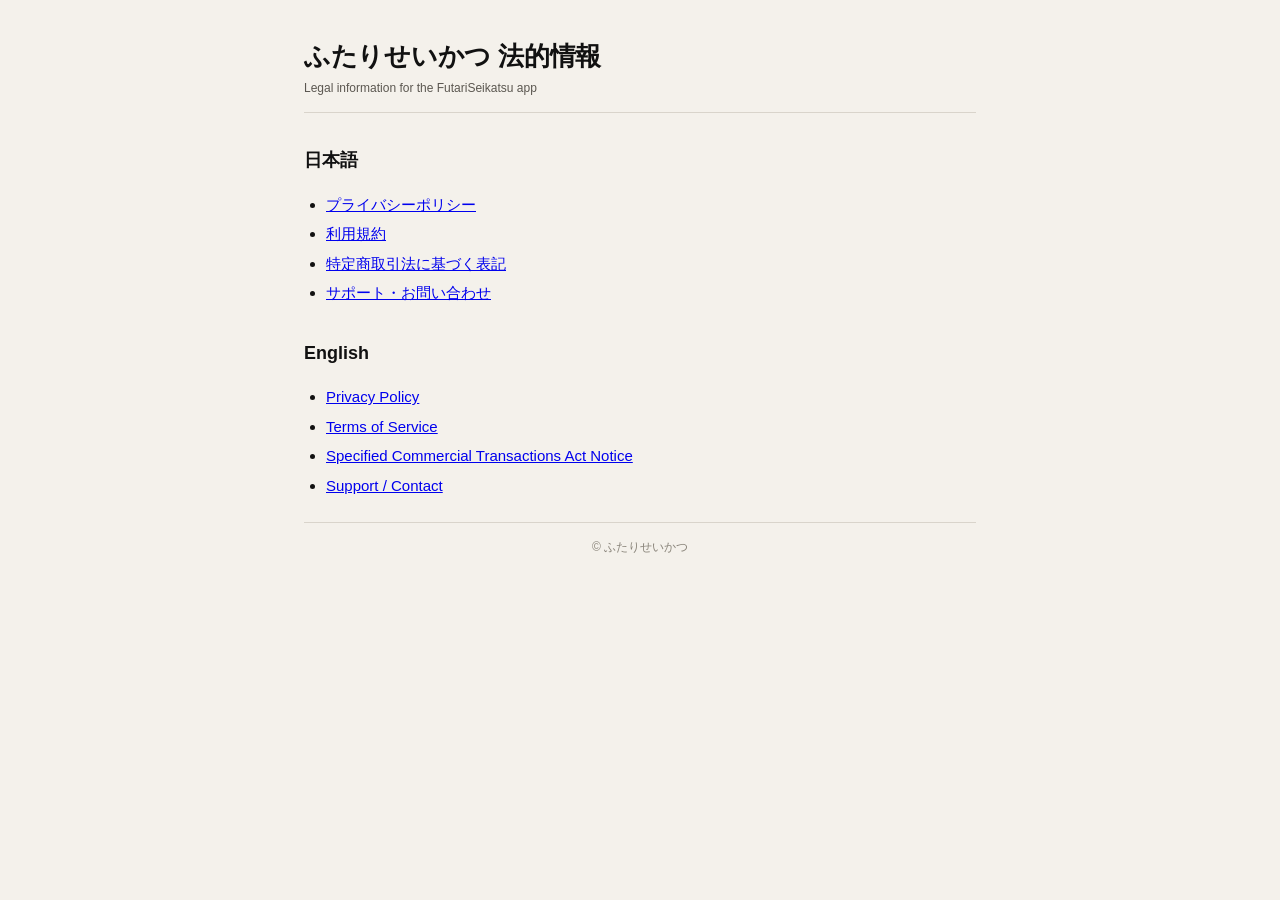
<file: index.html>
<!doctype html>
<html lang="ja">
  <head>
    <meta charset="utf-8" />
    <meta name="viewport" content="width=device-width, initial-scale=1" />
    <meta name="robots" content="index,follow" />
    <title>ふたりせいかつ 法的情報</title>
    <link rel="stylesheet" href="./legal/shared/style.css" />
  </head>
  <body>
    <main class="legal">
      <header class="head">
        <div>
          <h1>ふたりせいかつ 法的情報</h1>
          <div class="sub">Legal information for the FutariSeikatsu app</div>
        </div>
      </header>

      <h2>日本語</h2>
      <ul>
        <li><a href="./legal/privacy/ja/">プライバシーポリシー</a></li>
        <li><a href="./legal/terms/ja/">利用規約</a></li>
        <li><a href="./legal/tokushoho/ja/">特定商取引法に基づく表記</a></li>
        <li><a href="./legal/support/ja/">サポート・お問い合わせ</a></li>
      </ul>

      <h2>English</h2>
      <ul>
        <li><a href="./legal/privacy/en/">Privacy Policy</a></li>
        <li><a href="./legal/terms/en/">Terms of Service</a></li>
        <li><a href="./legal/tokushoho/en/">Specified Commercial Transactions Act Notice</a></li>
        <li><a href="./legal/support/en/">Support / Contact</a></li>
      </ul>

      <footer class="bottom">© ふたりせいかつ</footer>
    </main>
  </body>
</html>
</file>
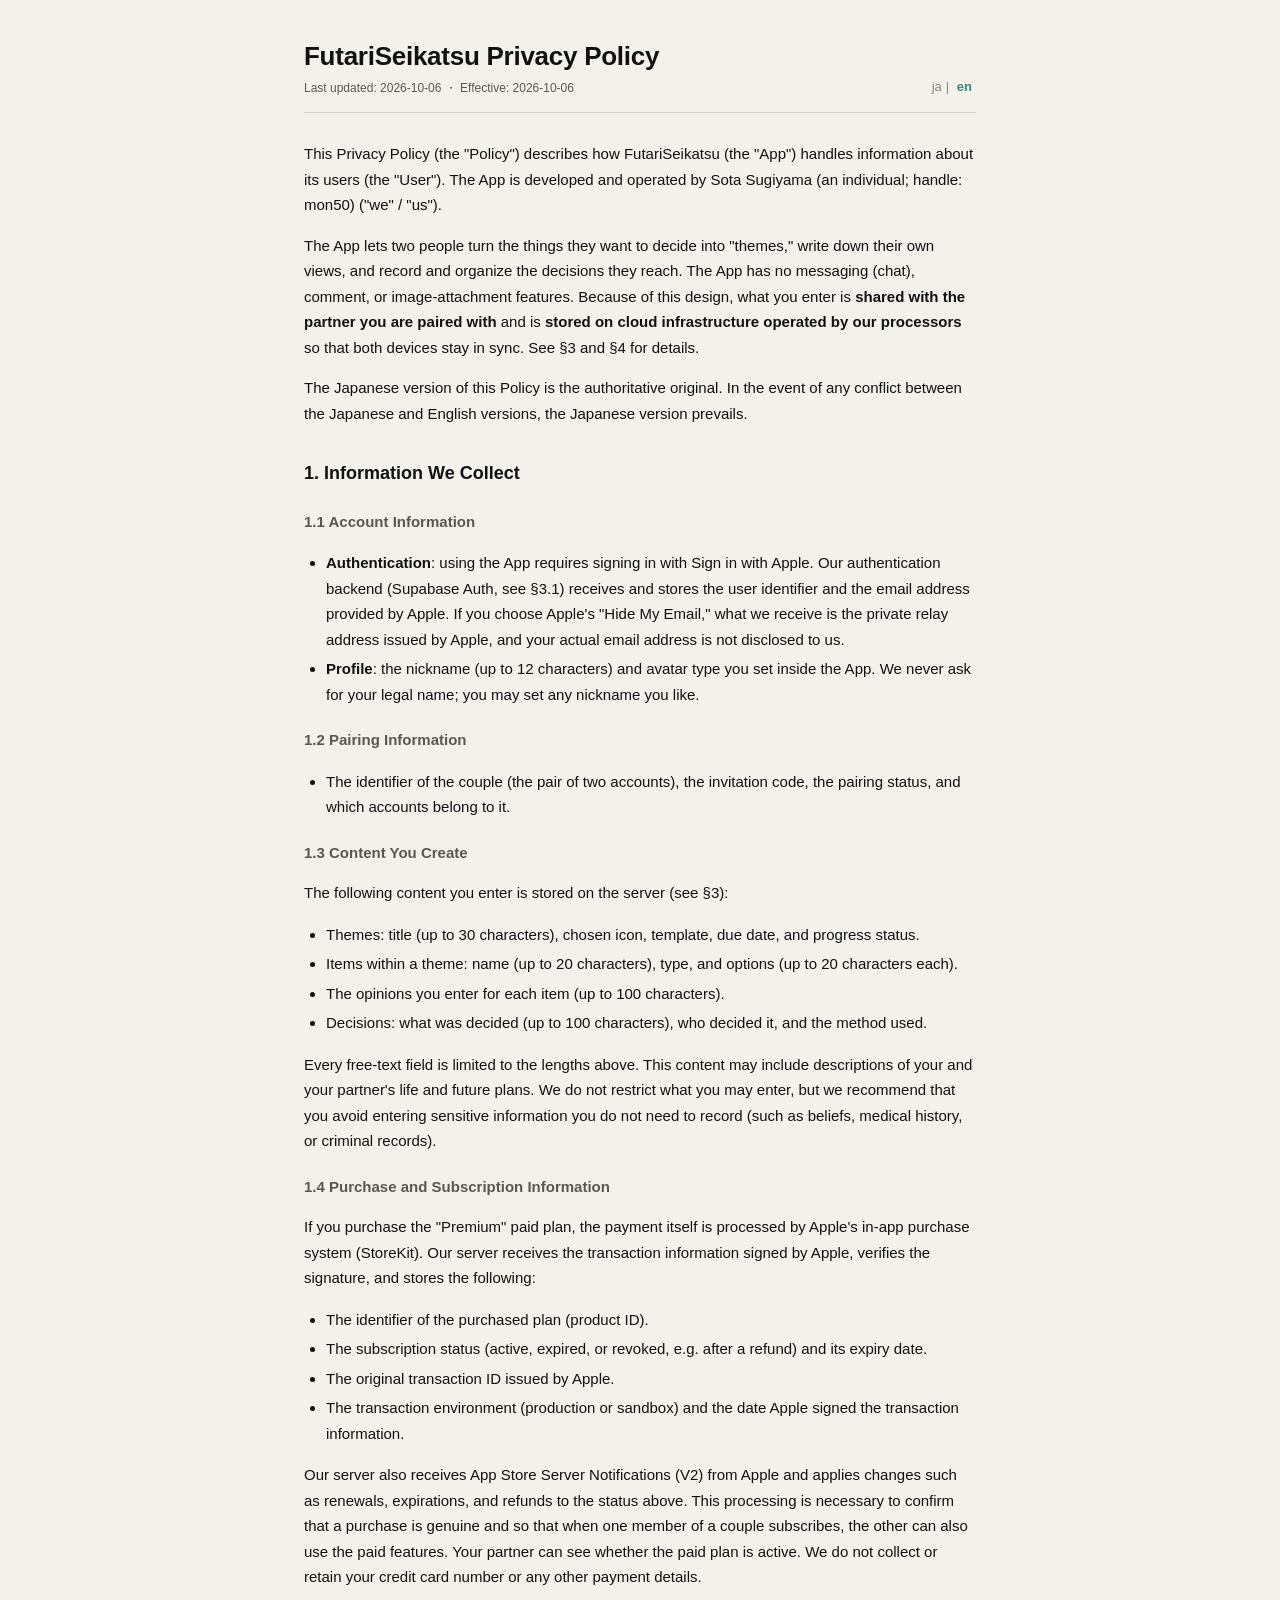
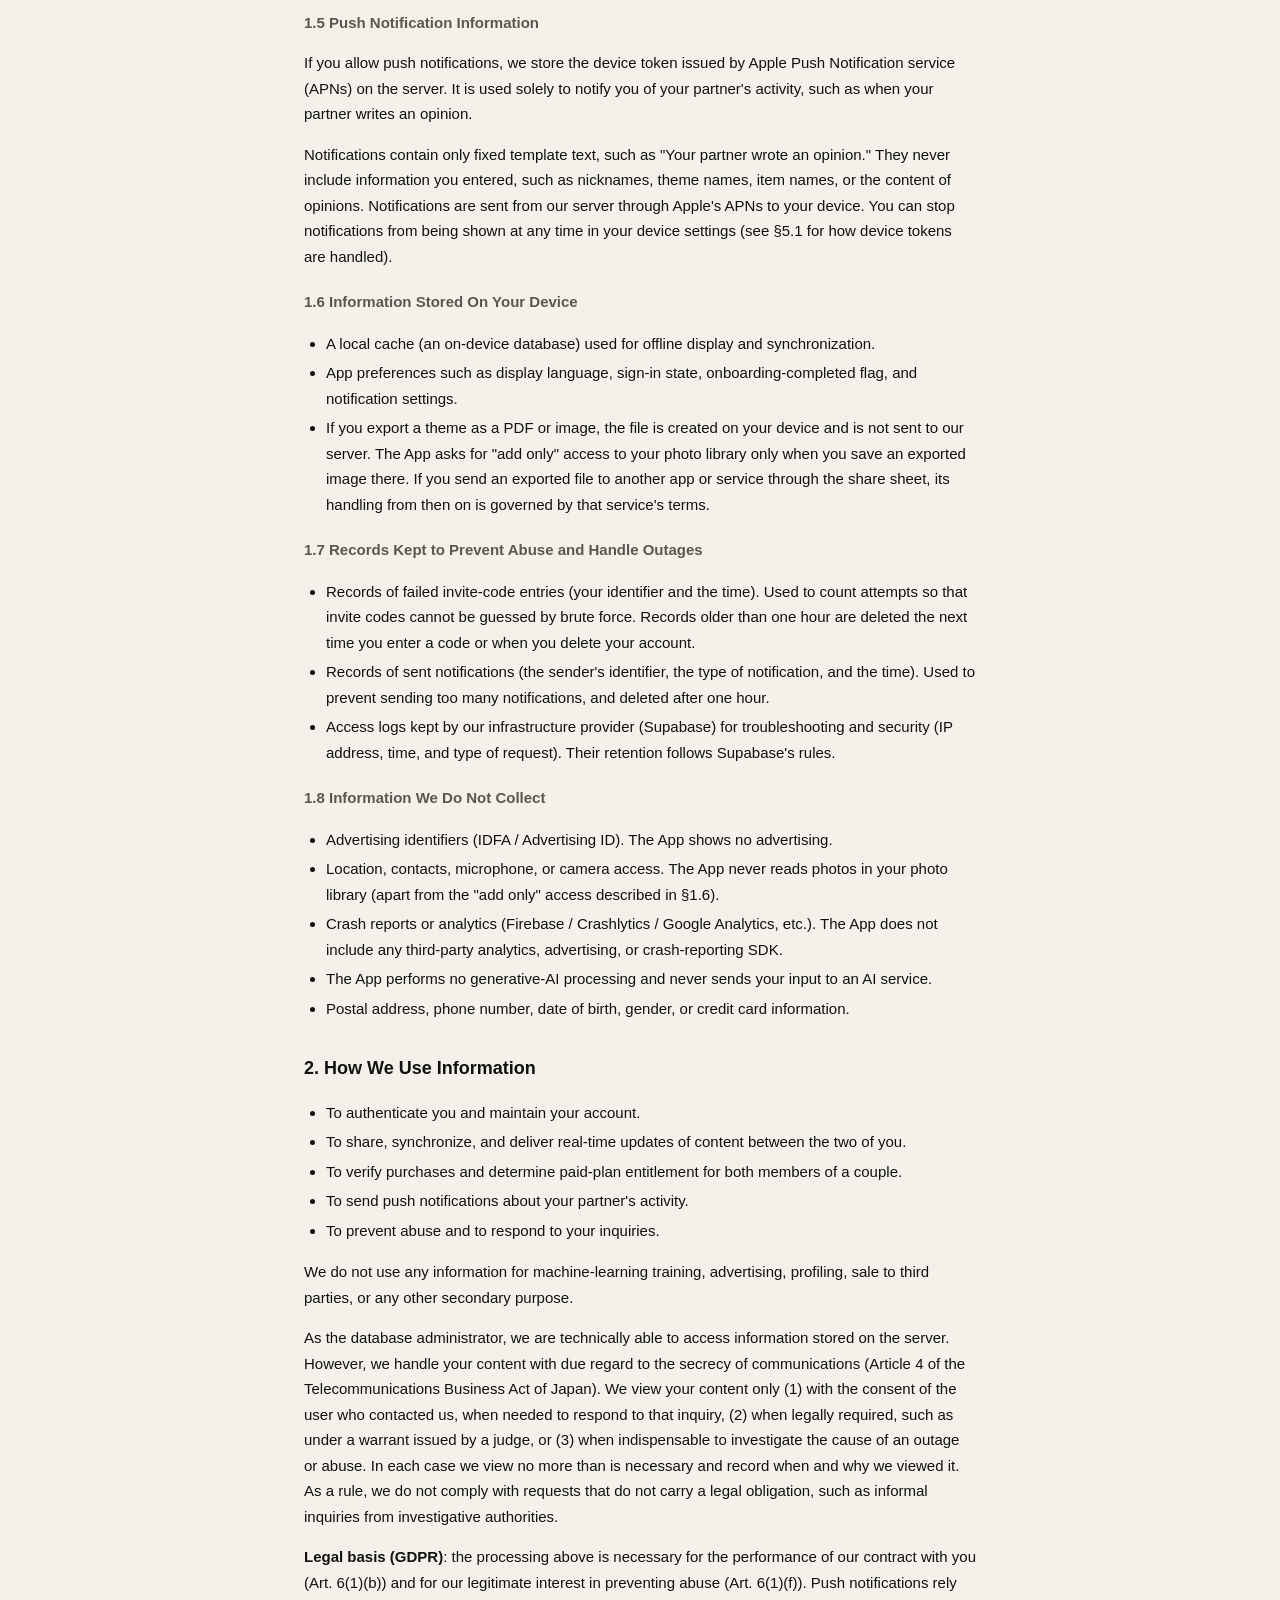
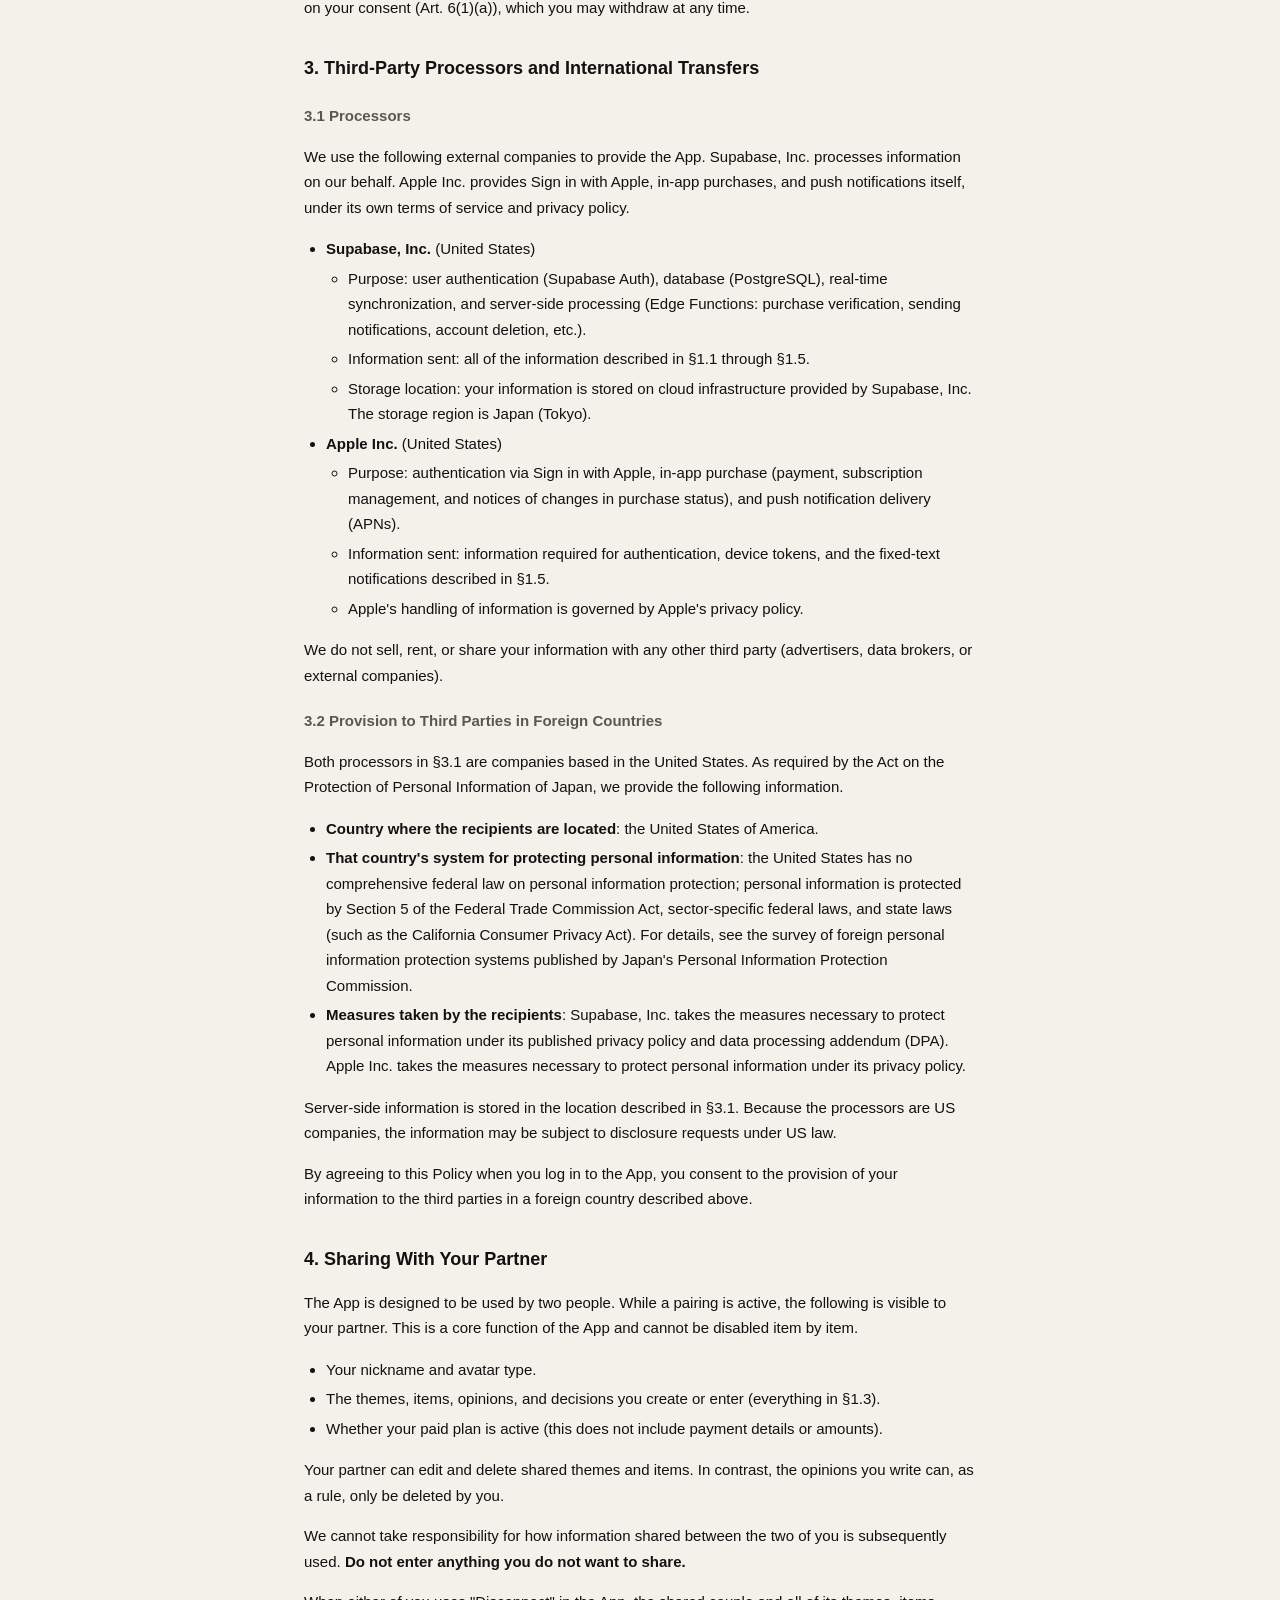
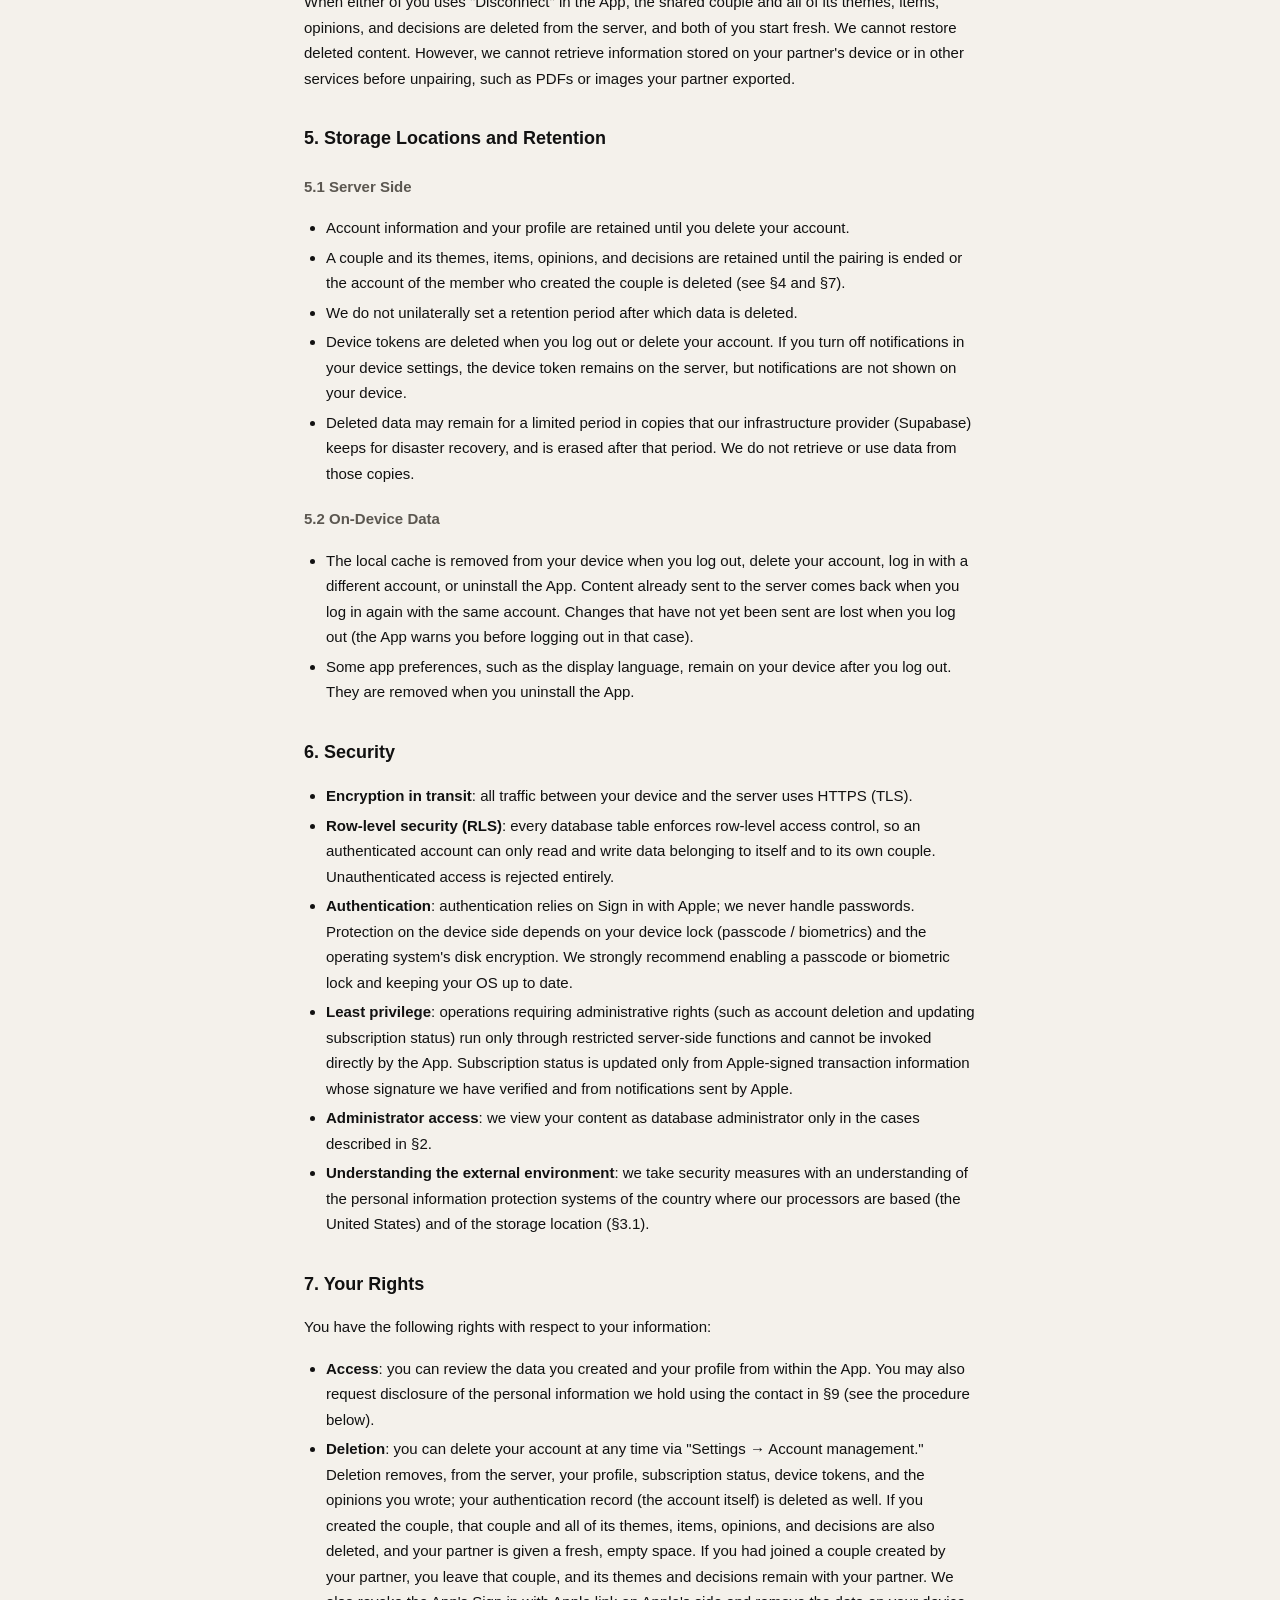
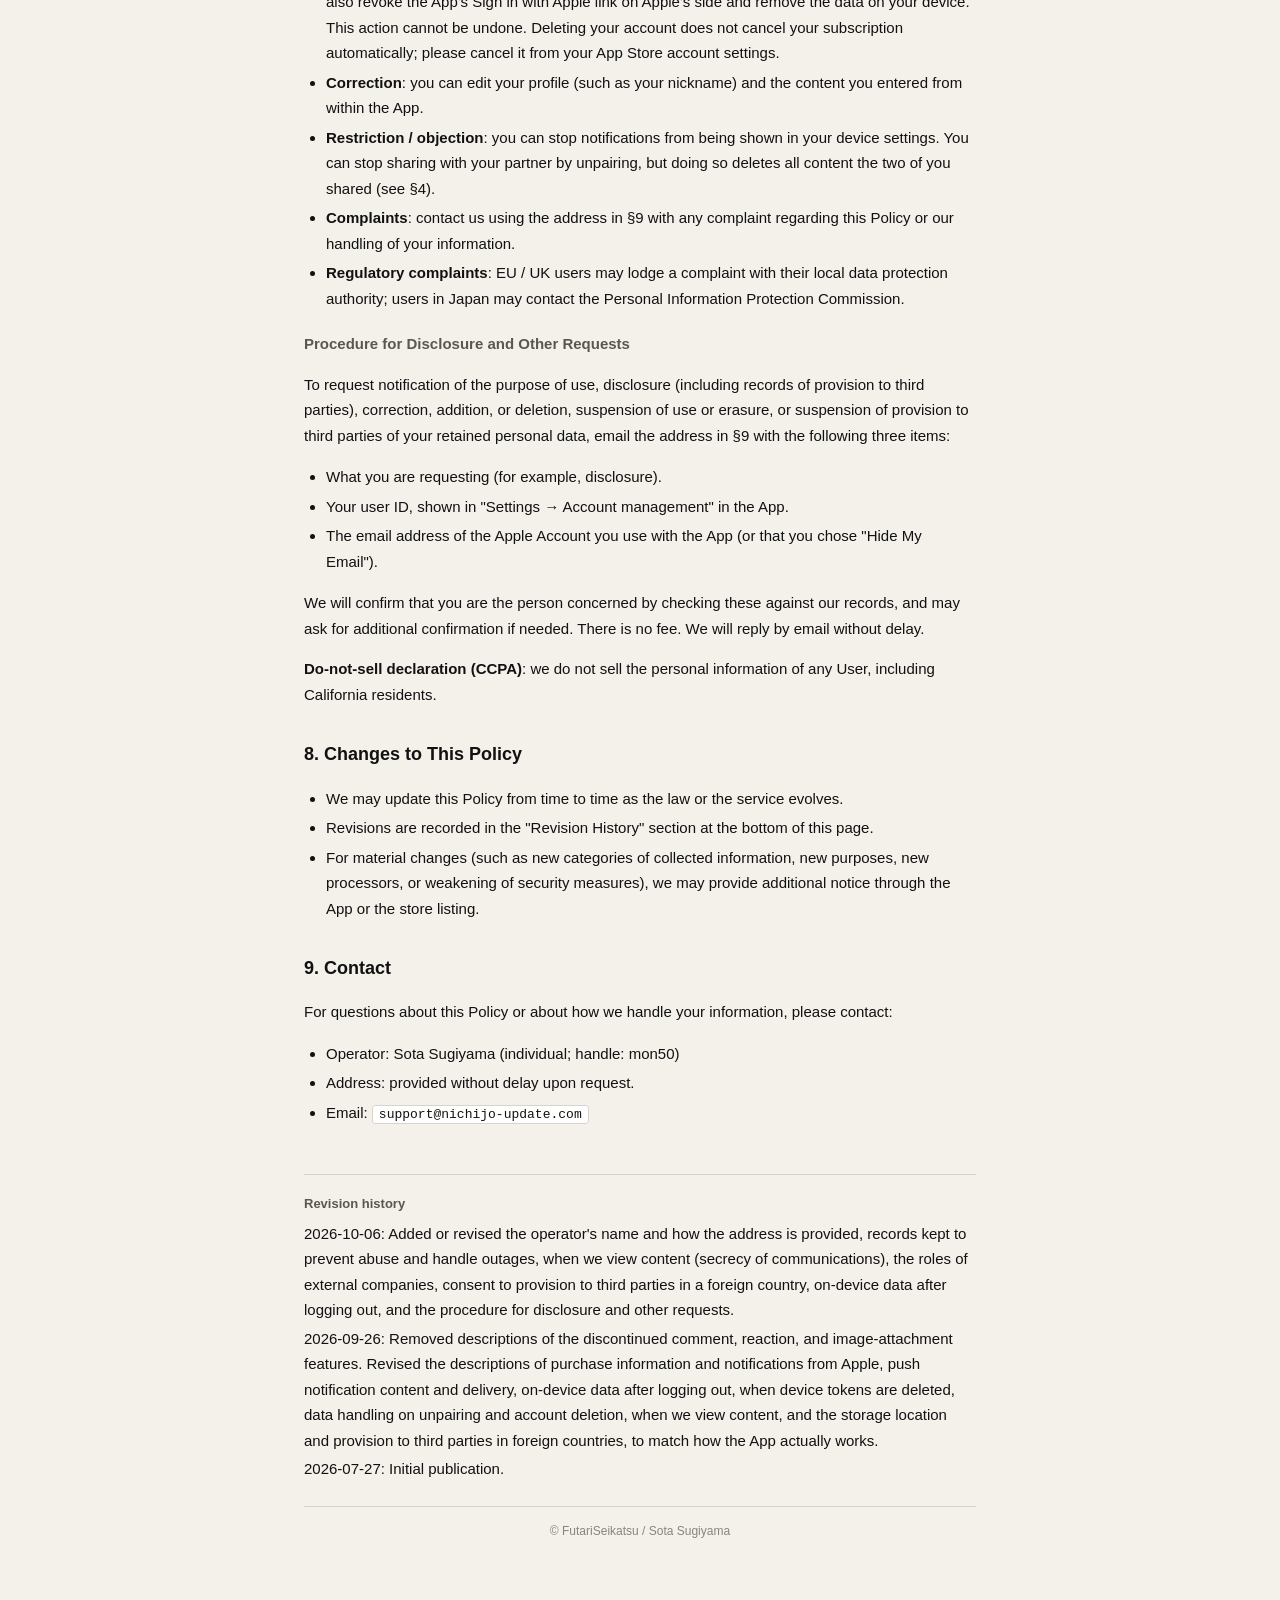
<file: legal/privacy/en/index.html>
<!doctype html>
<!--
  FutariSeikatsu Privacy Policy (en)
  Mirrors the ja version. Reference frameworks:
  - GDPR (EU) Art. 13 / 14 (information to data subjects), Art. 28 (processors), Art. 15-22 (rights), Art. 44-49 (transfers)
  - CCPA (Cal. Civ. Code §§1798.100-1798.199) — do-not-sell declaration
  - Apple App Store Review Guideline 5.1, 5.1.1(v) (in-app account deletion)
  - The Japanese version is the authoritative original; this English translation is provided for accessibility.
-->
<html lang="en">
  <head>
    <meta charset="utf-8" />
    <meta name="viewport" content="width=device-width, initial-scale=1" />
    <meta name="robots" content="index,follow" />
    <title>FutariSeikatsu Privacy Policy</title>
    <link rel="stylesheet" href="../../shared/style.css" />
  </head>
  <body>
    <main class="legal">
      <header class="head">
        <div>
          <h1>FutariSeikatsu Privacy Policy</h1>
          <div class="sub">Last updated: 2026-10-06 ・ Effective: 2026-10-06</div>
        </div>
        <nav class="lang">
          <a href="../ja/">ja</a>|
          <a href="../en/" class="active">en</a>
        </nav>
      </header>

      <p>
        This Privacy Policy (the "Policy") describes how FutariSeikatsu (the "App") handles information
        about its users (the "User"). The App is developed and operated by Sota Sugiyama (an individual; handle: mon50) ("we" / "us").
      </p>
      <p>
        The App lets two people turn the things they want to decide into "themes," write down their own
        views, and record and organize the decisions they reach. The App has no messaging (chat), comment,
        or image-attachment features. Because of this design, what you enter is
        <strong>shared with the partner you are paired with</strong> and is
        <strong>stored on cloud infrastructure operated by our processors</strong> so that both devices stay
        in sync. See §3 and §4 for details.
      </p>
      <p>
        The Japanese version of this Policy is the authoritative original. In the event of any conflict
        between the Japanese and English versions, the Japanese version prevails.
      </p>

      <h2>1. Information We Collect</h2>

      <h3>1.1 Account Information</h3>
      <ul>
        <li>
          <strong>Authentication</strong>: using the App requires signing in with Sign in with Apple. Our
          authentication backend (Supabase Auth, see §3.1) receives and stores the user identifier and the
          email address provided by Apple. If you choose Apple's "Hide My Email," what we receive is the
          private relay address issued by Apple, and your actual email address is not disclosed to us.
        </li>
        <li>
          <strong>Profile</strong>: the nickname (up to 12 characters) and avatar type you set inside the
          App. We never ask for your legal name; you may set any nickname you like.
        </li>
      </ul>

      <h3>1.2 Pairing Information</h3>
      <ul>
        <li>The identifier of the couple (the pair of two accounts), the invitation code, the pairing status, and which accounts belong to it.</li>
      </ul>

      <h3>1.3 Content You Create</h3>
      <p>The following content you enter is stored on the server (see §3):</p>
      <ul>
        <li>Themes: title (up to 30 characters), chosen icon, template, due date, and progress status.</li>
        <li>Items within a theme: name (up to 20 characters), type, and options (up to 20 characters each).</li>
        <li>The opinions you enter for each item (up to 100 characters).</li>
        <li>Decisions: what was decided (up to 100 characters), who decided it, and the method used.</li>
      </ul>
      <p>
        Every free-text field is limited to the lengths above. This content may include descriptions of your
        and your partner's life and future plans. We do not restrict what you may enter, but we recommend
        that you avoid entering sensitive information you do not need to record (such as beliefs, medical
        history, or criminal records).
      </p>

      <h3>1.4 Purchase and Subscription Information</h3>
      <p>
        If you purchase the "Premium" paid plan, the payment itself is processed by Apple's in-app purchase
        system (StoreKit). Our server receives the transaction information signed by Apple, verifies the
        signature, and stores the following:
      </p>
      <ul>
        <li>The identifier of the purchased plan (product ID).</li>
        <li>The subscription status (active, expired, or revoked, e.g. after a refund) and its expiry date.</li>
        <li>The original transaction ID issued by Apple.</li>
        <li>The transaction environment (production or sandbox) and the date Apple signed the transaction information.</li>
      </ul>
      <p>
        Our server also receives App Store Server Notifications (V2) from Apple and applies changes such as
        renewals, expirations, and refunds to the status above. This processing is necessary to confirm that
        a purchase is genuine and so that when one member of a couple subscribes, the other can also use the
        paid features. Your partner can see whether the paid plan is active. We do not collect or retain your
        credit card number or any other payment details.
      </p>

      <h3>1.5 Push Notification Information</h3>
      <p>
        If you allow push notifications, we store the device token issued by Apple Push Notification service
        (APNs) on the server. It is used solely to notify you of your partner's activity, such as when your
        partner writes an opinion.
      </p>
      <p>
        Notifications contain only fixed template text, such as "Your partner wrote an opinion." They never
        include information you entered, such as nicknames, theme names, item names, or the content of
        opinions. Notifications are sent from our server through Apple's APNs to your device. You can stop
        notifications from being shown at any time in your device settings (see §5.1 for how device tokens
        are handled).
      </p>

      <h3>1.6 Information Stored On Your Device</h3>
      <ul>
        <li>A local cache (an on-device database) used for offline display and synchronization.</li>
        <li>App preferences such as display language, sign-in state, onboarding-completed flag, and notification settings.</li>
        <li>
          If you export a theme as a PDF or image, the file is created on your device and is not sent to our
          server. The App asks for "add only" access to your photo library only when you save an exported
          image there. If you send an exported file to another app or service through the share sheet, its
          handling from then on is governed by that service's terms.
        </li>
      </ul>

      <h3>1.7 Records Kept to Prevent Abuse and Handle Outages</h3>
      <ul>
        <li>Records of failed invite-code entries (your identifier and the time). Used to count attempts so that invite codes cannot be guessed by brute force. Records older than one hour are deleted the next time you enter a code or when you delete your account.</li>
        <li>Records of sent notifications (the sender's identifier, the type of notification, and the time). Used to prevent sending too many notifications, and deleted after one hour.</li>
        <li>Access logs kept by our infrastructure provider (Supabase) for troubleshooting and security (IP address, time, and type of request). Their retention follows Supabase's rules.</li>
      </ul>

      <h3>1.8 Information We Do Not Collect</h3>
      <ul>
        <li>Advertising identifiers (IDFA / Advertising ID). The App shows no advertising.</li>
        <li>Location, contacts, microphone, or camera access. The App never reads photos in your photo library (apart from the "add only" access described in §1.6).</li>
        <li>Crash reports or analytics (Firebase / Crashlytics / Google Analytics, etc.). The App does not include any third-party analytics, advertising, or crash-reporting SDK.</li>
        <li>The App performs no generative-AI processing and never sends your input to an AI service.</li>
        <li>Postal address, phone number, date of birth, gender, or credit card information.</li>
      </ul>

      <h2>2. How We Use Information</h2>
      <ul>
        <li>To authenticate you and maintain your account.</li>
        <li>To share, synchronize, and deliver real-time updates of content between the two of you.</li>
        <li>To verify purchases and determine paid-plan entitlement for both members of a couple.</li>
        <li>To send push notifications about your partner's activity.</li>
        <li>To prevent abuse and to respond to your inquiries.</li>
      </ul>
      <p>
        We do not use any information for machine-learning training, advertising, profiling, sale to third
        parties, or any other secondary purpose.
      </p>
      <p>
        As the database administrator, we are technically able to access information stored on the server.
        However, we handle your content with due regard to the secrecy of communications (Article 4 of the
        Telecommunications Business Act of Japan). We view your content only (1) with the consent of the user
        who contacted us, when needed to respond to that inquiry, (2) when legally required, such as under a
        warrant issued by a judge, or (3) when indispensable to investigate the cause of an outage or abuse.
        In each case we view no more than is necessary and record when and why we viewed it. As a rule, we do
        not comply with requests that do not carry a legal obligation, such as informal inquiries from
        investigative authorities.
      </p>
      <p>
        <strong>Legal basis (GDPR)</strong>: the processing above is necessary for the performance of our
        contract with you (Art. 6(1)(b)) and for our legitimate interest in preventing abuse (Art. 6(1)(f)).
        Push notifications rely on your consent (Art. 6(1)(a)), which you may withdraw at any time.
      </p>

      <h2>3. Third-Party Processors and International Transfers</h2>
      <h3>3.1 Processors</h3>
      <p>
        We use the following external companies to provide the App. Supabase, Inc. processes information on
        our behalf. Apple Inc. provides Sign in with Apple, in-app purchases, and push notifications itself,
        under its own terms of service and privacy policy.
      </p>
      <ul>
        <li>
          <strong>Supabase, Inc.</strong> (United States)
          <ul>
            <li>Purpose: user authentication (Supabase Auth), database (PostgreSQL), real-time synchronization, and server-side processing (Edge Functions: purchase verification, sending notifications, account deletion, etc.).</li>
            <li>Information sent: all of the information described in §1.1 through §1.5.</li>
            <li>
              Storage location: your information is stored on cloud infrastructure provided by Supabase, Inc.
              The storage region is Japan (Tokyo).
            </li>
          </ul>
        </li>
        <li>
          <strong>Apple Inc.</strong> (United States)
          <ul>
            <li>Purpose: authentication via Sign in with Apple, in-app purchase (payment, subscription management, and notices of changes in purchase status), and push notification delivery (APNs).</li>
            <li>Information sent: information required for authentication, device tokens, and the fixed-text notifications described in §1.5.</li>
            <li>Apple's handling of information is governed by Apple's privacy policy.</li>
          </ul>
        </li>
      </ul>
      <p>
        We do not sell, rent, or share your information with any other third party (advertisers, data
        brokers, or external companies).
      </p>

      <h3>3.2 Provision to Third Parties in Foreign Countries</h3>
      <p>
        Both processors in §3.1 are companies based in the United States. As required by the Act on the
        Protection of Personal Information of Japan, we provide the following information.
      </p>
      <ul>
        <li><strong>Country where the recipients are located</strong>: the United States of America.</li>
        <li>
          <strong>That country's system for protecting personal information</strong>: the United States has
          no comprehensive federal law on personal information protection; personal information is protected
          by Section 5 of the Federal Trade Commission Act, sector-specific federal laws, and state laws
          (such as the California Consumer Privacy Act). For details, see the survey of foreign personal
          information protection systems published by Japan's Personal Information Protection Commission.
        </li>
        <li>
          <strong>Measures taken by the recipients</strong>: Supabase, Inc. takes the measures necessary to
          protect personal information under its published privacy policy and data processing addendum (DPA).
          Apple Inc. takes the measures necessary to protect personal information under its privacy policy.
        </li>
      </ul>
      <p>
        Server-side information is stored in the location described in §3.1. Because the processors are US
        companies, the information may be subject to disclosure requests under US law.
      </p>
      <p>
        By agreeing to this Policy when you log in to the App, you consent to the provision of your information
        to the third parties in a foreign country described above.
      </p>

      <h2>4. Sharing With Your Partner</h2>
      <p>
        The App is designed to be used by two people. While a pairing is active, the following is visible to
        your partner. This is a core function of the App and cannot be disabled item by item.
      </p>
      <ul>
        <li>Your nickname and avatar type.</li>
        <li>The themes, items, opinions, and decisions you create or enter (everything in §1.3).</li>
        <li>Whether your paid plan is active (this does not include payment details or amounts).</li>
      </ul>
      <p>
        Your partner can edit and delete shared themes and items. In contrast, the opinions you write can,
        as a rule, only be deleted by you.
      </p>
      <p>
        We cannot take responsibility for how information shared between the two of you is subsequently
        used. <strong>Do not enter anything you do not want to share.</strong>
      </p>
      <p>
        When either of you uses "Disconnect" in the App, the shared couple and all of its themes, items,
        opinions, and decisions are deleted from the server, and both of you start fresh. We cannot restore
        deleted content. However, we cannot retrieve information stored on your partner's device or in other
        services before unpairing, such as PDFs or images your partner exported.
      </p>

      <h2>5. Storage Locations and Retention</h2>
      <h3>5.1 Server Side</h3>
      <ul>
        <li>Account information and your profile are retained until you delete your account.</li>
        <li>A couple and its themes, items, opinions, and decisions are retained until the pairing is ended or the account of the member who created the couple is deleted (see §4 and §7).</li>
        <li>We do not unilaterally set a retention period after which data is deleted.</li>
        <li>
          Device tokens are deleted when you log out or delete your account. If you turn off notifications in
          your device settings, the device token remains on the server, but notifications are not shown on
          your device.
        </li>
        <li>
          Deleted data may remain for a limited period in copies that our infrastructure provider (Supabase)
          keeps for disaster recovery, and is erased after that period. We do not retrieve or use data from
          those copies.
        </li>
      </ul>
      <h3>5.2 On-Device Data</h3>
      <ul>
        <li>
          The local cache is removed from your device when you log out, delete your account, log in with a
          different account, or uninstall the App. Content already sent to the server comes back when you log
          in again with the same account. Changes that have not yet been sent are lost when you log out (the
          App warns you before logging out in that case).
        </li>
        <li>
          Some app preferences, such as the display language, remain on your device after you log out. They
          are removed when you uninstall the App.
        </li>
      </ul>

      <h2>6. Security</h2>
      <ul>
        <li><strong>Encryption in transit</strong>: all traffic between your device and the server uses HTTPS (TLS).</li>
        <li>
          <strong>Row-level security (RLS)</strong>: every database table enforces row-level access control,
          so an authenticated account can only read and write data belonging to itself and to its own
          couple. Unauthenticated access is rejected entirely.
        </li>
        <li>
          <strong>Authentication</strong>: authentication relies on Sign in with Apple; we never handle
          passwords. Protection on the device side depends on your device lock (passcode / biometrics) and
          the operating system's disk encryption. We strongly recommend enabling a passcode or biometric
          lock and keeping your OS up to date.
        </li>
        <li>
          <strong>Least privilege</strong>: operations requiring administrative rights (such as account
          deletion and updating subscription status) run only through restricted server-side functions and
          cannot be invoked directly by the App. Subscription status is updated only from Apple-signed
          transaction information whose signature we have verified and from notifications sent by Apple.
        </li>
        <li>
          <strong>Administrator access</strong>: we view your content as database administrator only in the
          cases described in §2.
        </li>
        <li>
          <strong>Understanding the external environment</strong>: we take security measures with an
          understanding of the personal information protection systems of the country where our processors
          are based (the United States) and of the storage location (§3.1).
        </li>
      </ul>

      <h2>7. Your Rights</h2>
      <p>You have the following rights with respect to your information:</p>
      <ul>
        <li><strong>Access</strong>: you can review the data you created and your profile from within the App. You may also request disclosure of the personal information we hold using the contact in §9 (see the procedure below).</li>
        <li>
          <strong>Deletion</strong>: you can delete your account at any time via "Settings → Account
          management." Deletion removes, from the server, your profile, subscription status, device tokens,
          and the opinions you wrote; your authentication record (the account itself) is deleted as well.
          If you created the couple, that couple and all of its themes, items, opinions, and decisions are
          also deleted, and your partner is given a fresh, empty space. If you had joined a couple created by
          your partner, you leave that couple, and its themes and decisions remain with your partner. We also
          revoke the App's Sign in with Apple link on Apple's side and remove the data on your device. This
          action cannot be undone. Deleting your account does not cancel your subscription automatically;
          please cancel it from your App Store account settings.
        </li>
        <li><strong>Correction</strong>: you can edit your profile (such as your nickname) and the content you entered from within the App.</li>
        <li>
          <strong>Restriction / objection</strong>: you can stop notifications from being shown in your device
          settings. You can stop sharing with your partner by unpairing, but doing so deletes all content the
          two of you shared (see §4).
        </li>
        <li><strong>Complaints</strong>: contact us using the address in §9 with any complaint regarding this Policy or our handling of your information.</li>
        <li><strong>Regulatory complaints</strong>: EU / UK users may lodge a complaint with their local data protection authority; users in Japan may contact the Personal Information Protection Commission.</li>
      </ul>
      <h3>Procedure for Disclosure and Other Requests</h3>
      <p>
        To request notification of the purpose of use, disclosure (including records of provision to third
        parties), correction, addition, or deletion, suspension of use or erasure, or suspension of provision to
        third parties of your retained personal data, email the address in §9 with the following three items:
      </p>
      <ul>
        <li>What you are requesting (for example, disclosure).</li>
        <li>Your user ID, shown in "Settings → Account management" in the App.</li>
        <li>The email address of the Apple Account you use with the App (or that you chose "Hide My Email").</li>
      </ul>
      <p>
        We will confirm that you are the person concerned by checking these against our records, and may ask for
        additional confirmation if needed. There is no fee. We will reply by email without delay.
      </p>
      <p>
        <strong>Do-not-sell declaration (CCPA)</strong>: we do not sell the personal information of any
        User, including California residents.
      </p>

      <h2>8. Changes to This Policy</h2>
      <ul>
        <li>We may update this Policy from time to time as the law or the service evolves.</li>
        <li>Revisions are recorded in the "Revision History" section at the bottom of this page.</li>
        <li>
          For material changes (such as new categories of collected information, new purposes, new
          processors, or weakening of security measures), we may provide additional notice through the App
          or the store listing.
        </li>
      </ul>

      <h2>9. Contact</h2>
      <p>For questions about this Policy or about how we handle your information, please contact:</p>
      <ul>
        <li>Operator: Sota Sugiyama (individual; handle: mon50)</li>
        <li>Address: provided without delay upon request.</li>
        <li>Email: <code>support@nichijo-update.com</code></li>
      </ul>

      <footer class="revisions">
        <strong>Revision history</strong>
        <ul>
          <li>
            2026-10-06: Added or revised the operator's name and how the address is provided, records kept to
            prevent abuse and handle outages, when we view content (secrecy of communications), the roles of
            external companies, consent to provision to third parties in a foreign country, on-device data after
            logging out, and the procedure for disclosure and other requests.
          </li>
          <li>
            2026-09-26: Removed descriptions of the discontinued comment, reaction, and image-attachment
            features. Revised the descriptions of purchase information and notifications from Apple, push
            notification content and delivery, on-device data after logging out, when device tokens are
            deleted, data handling on unpairing and account deletion, when we view content, and the storage
            location and provision to third parties in foreign countries, to match how the App actually works.
          </li>
          <li>2026-07-27: Initial publication.</li>
        </ul>
      </footer>
      <footer class="bottom">© FutariSeikatsu / Sota Sugiyama</footer>
    </main>
  </body>
</html>
</file>
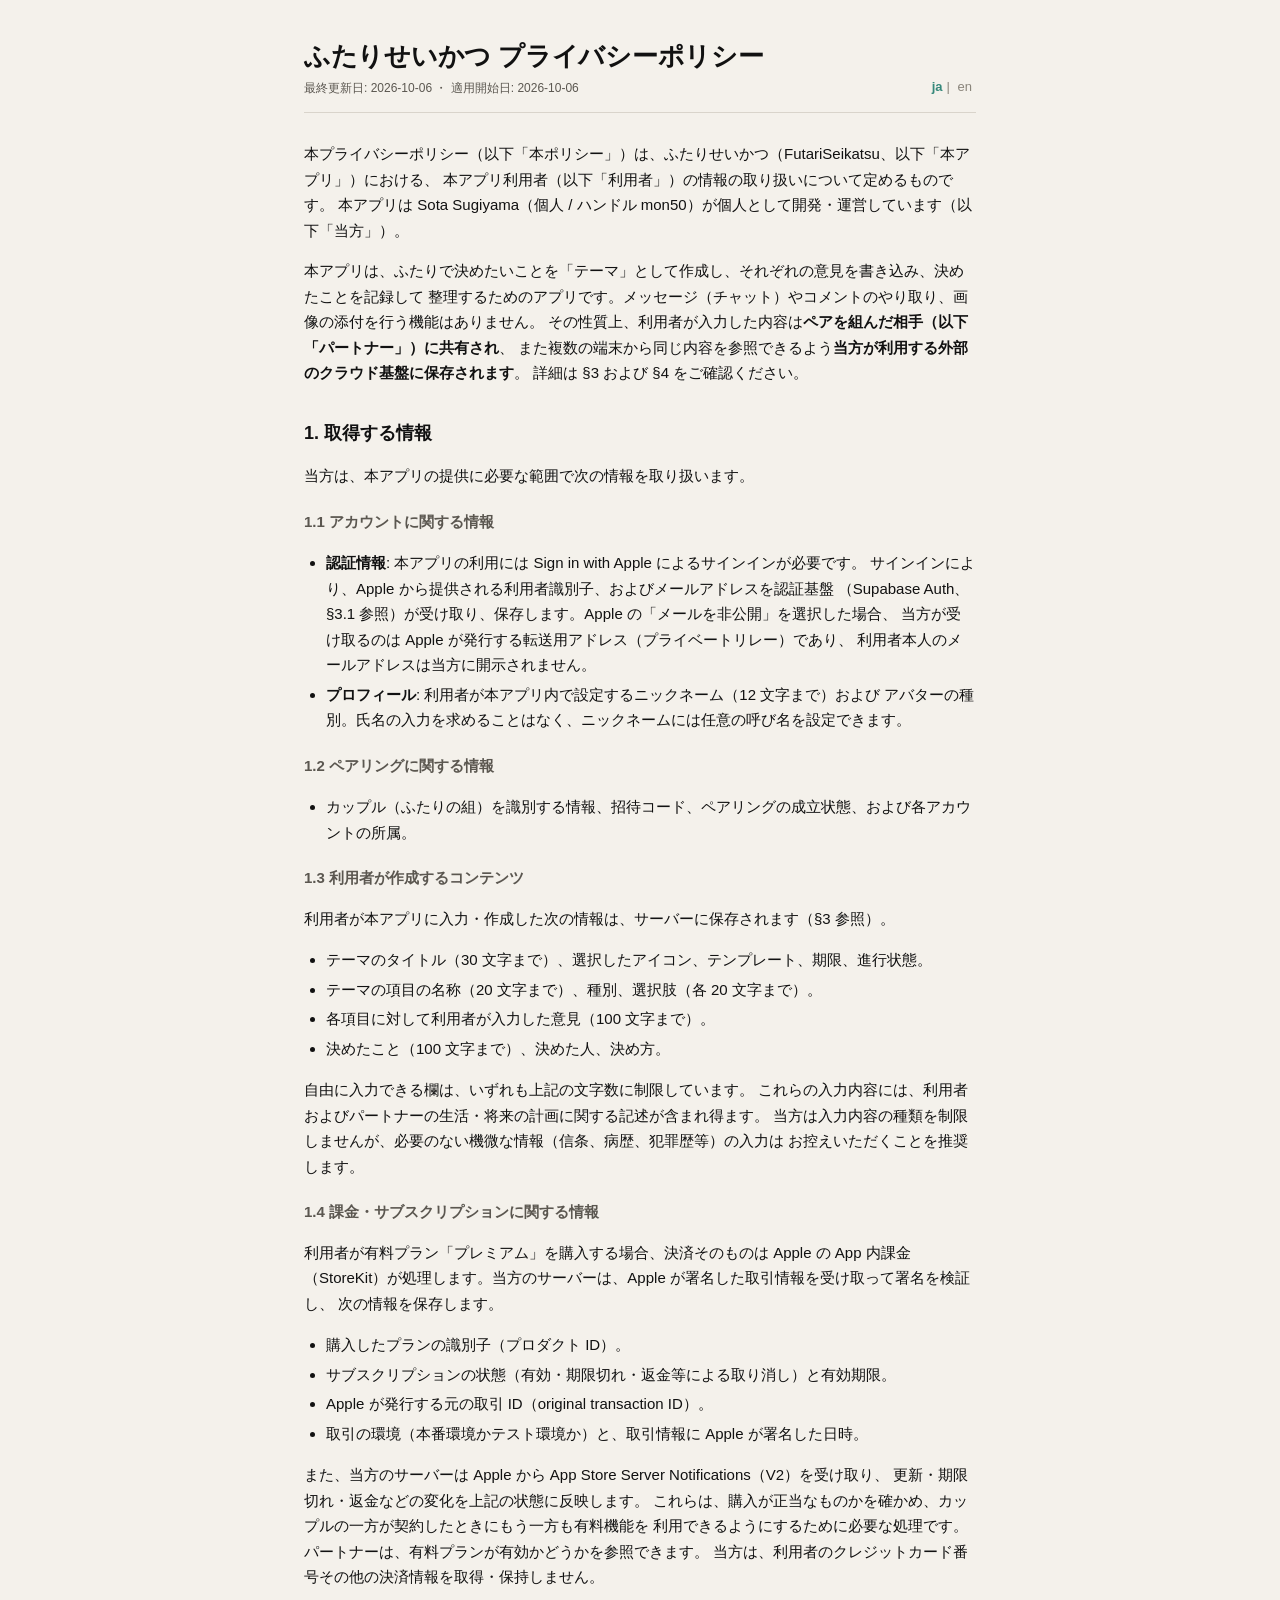
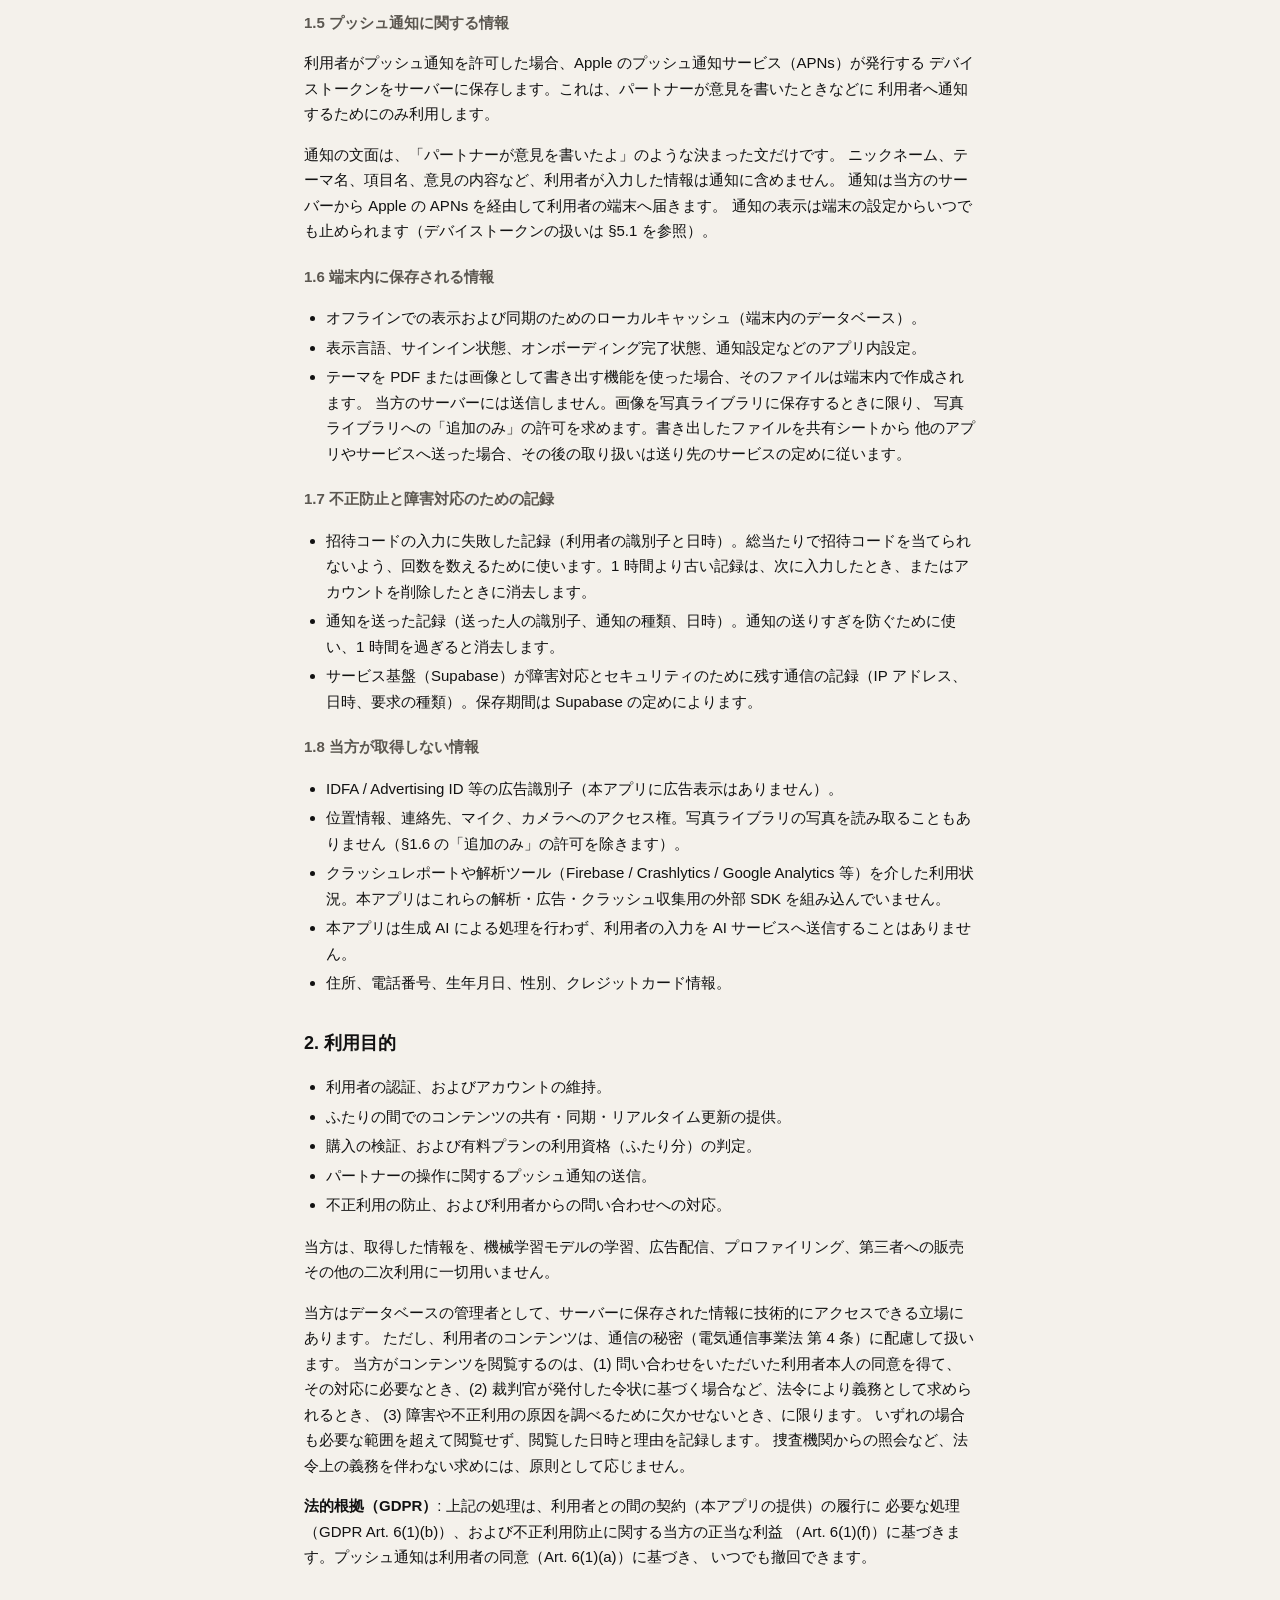
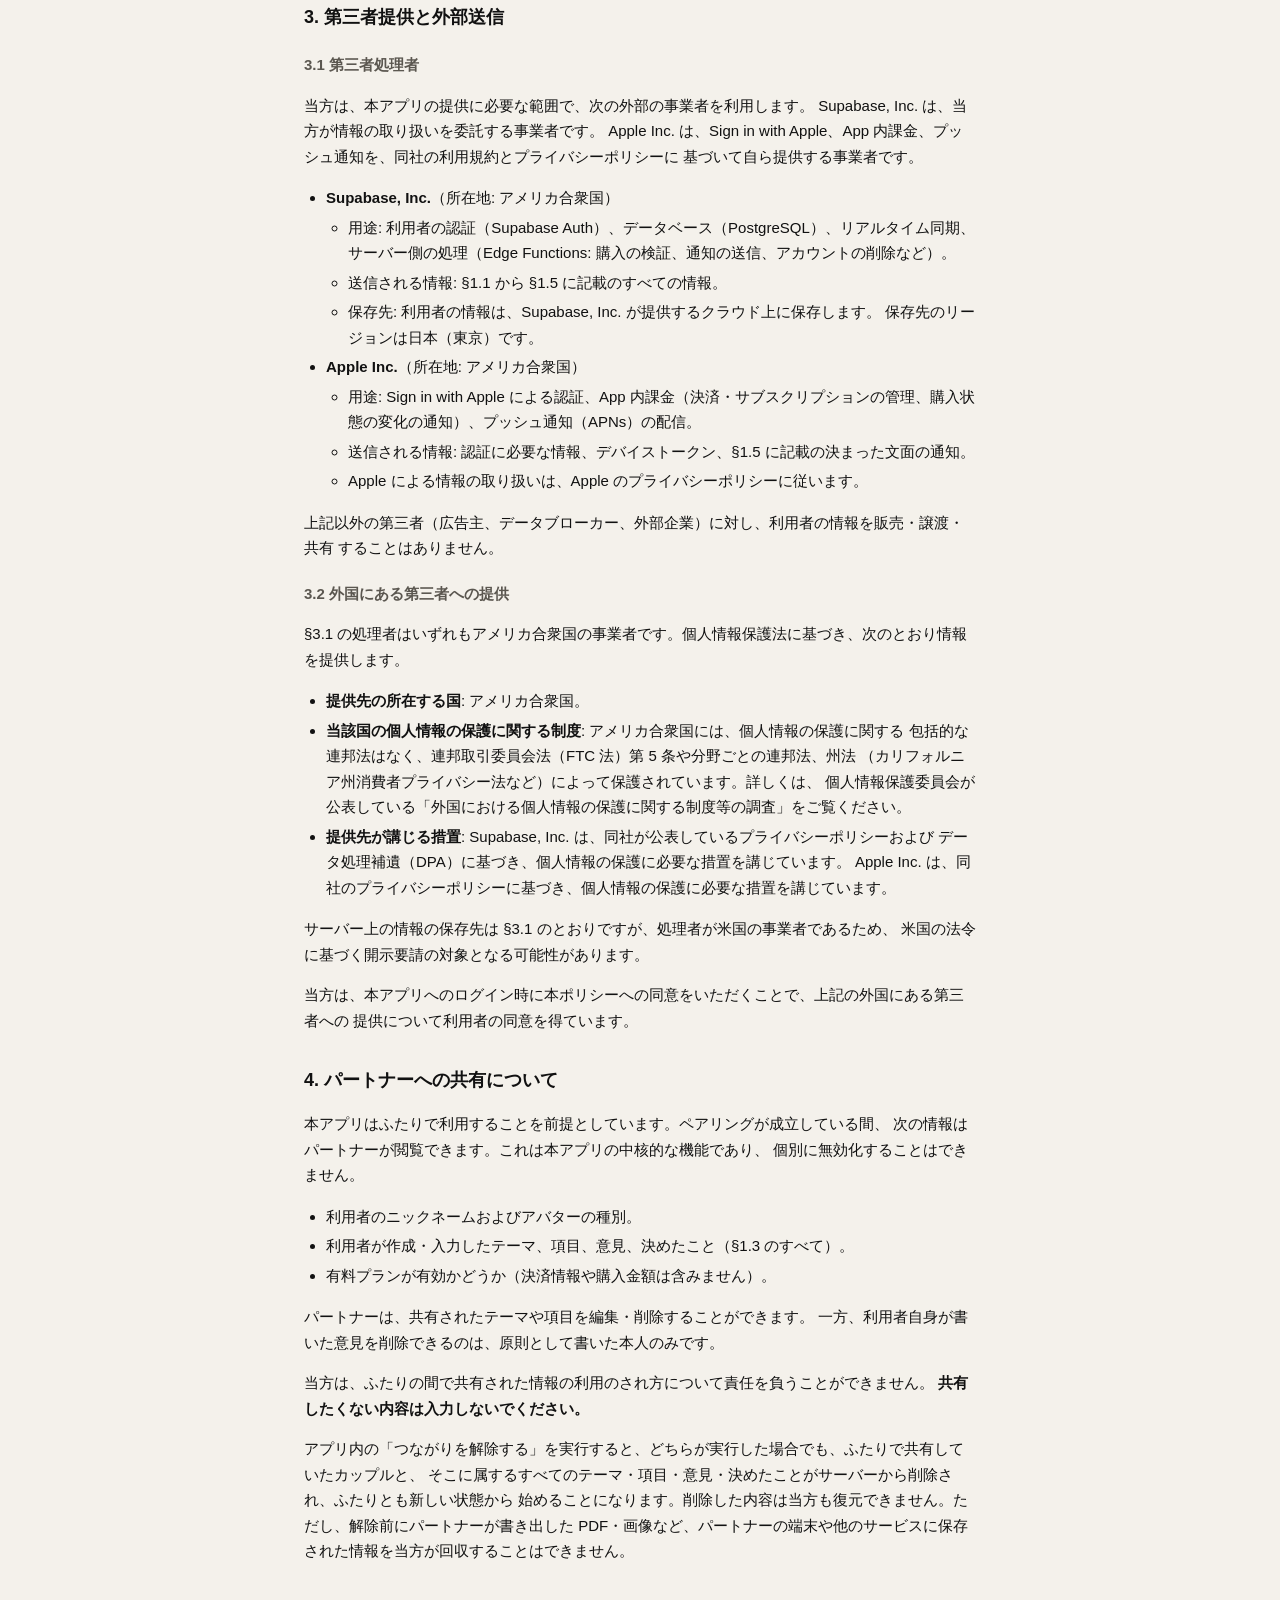
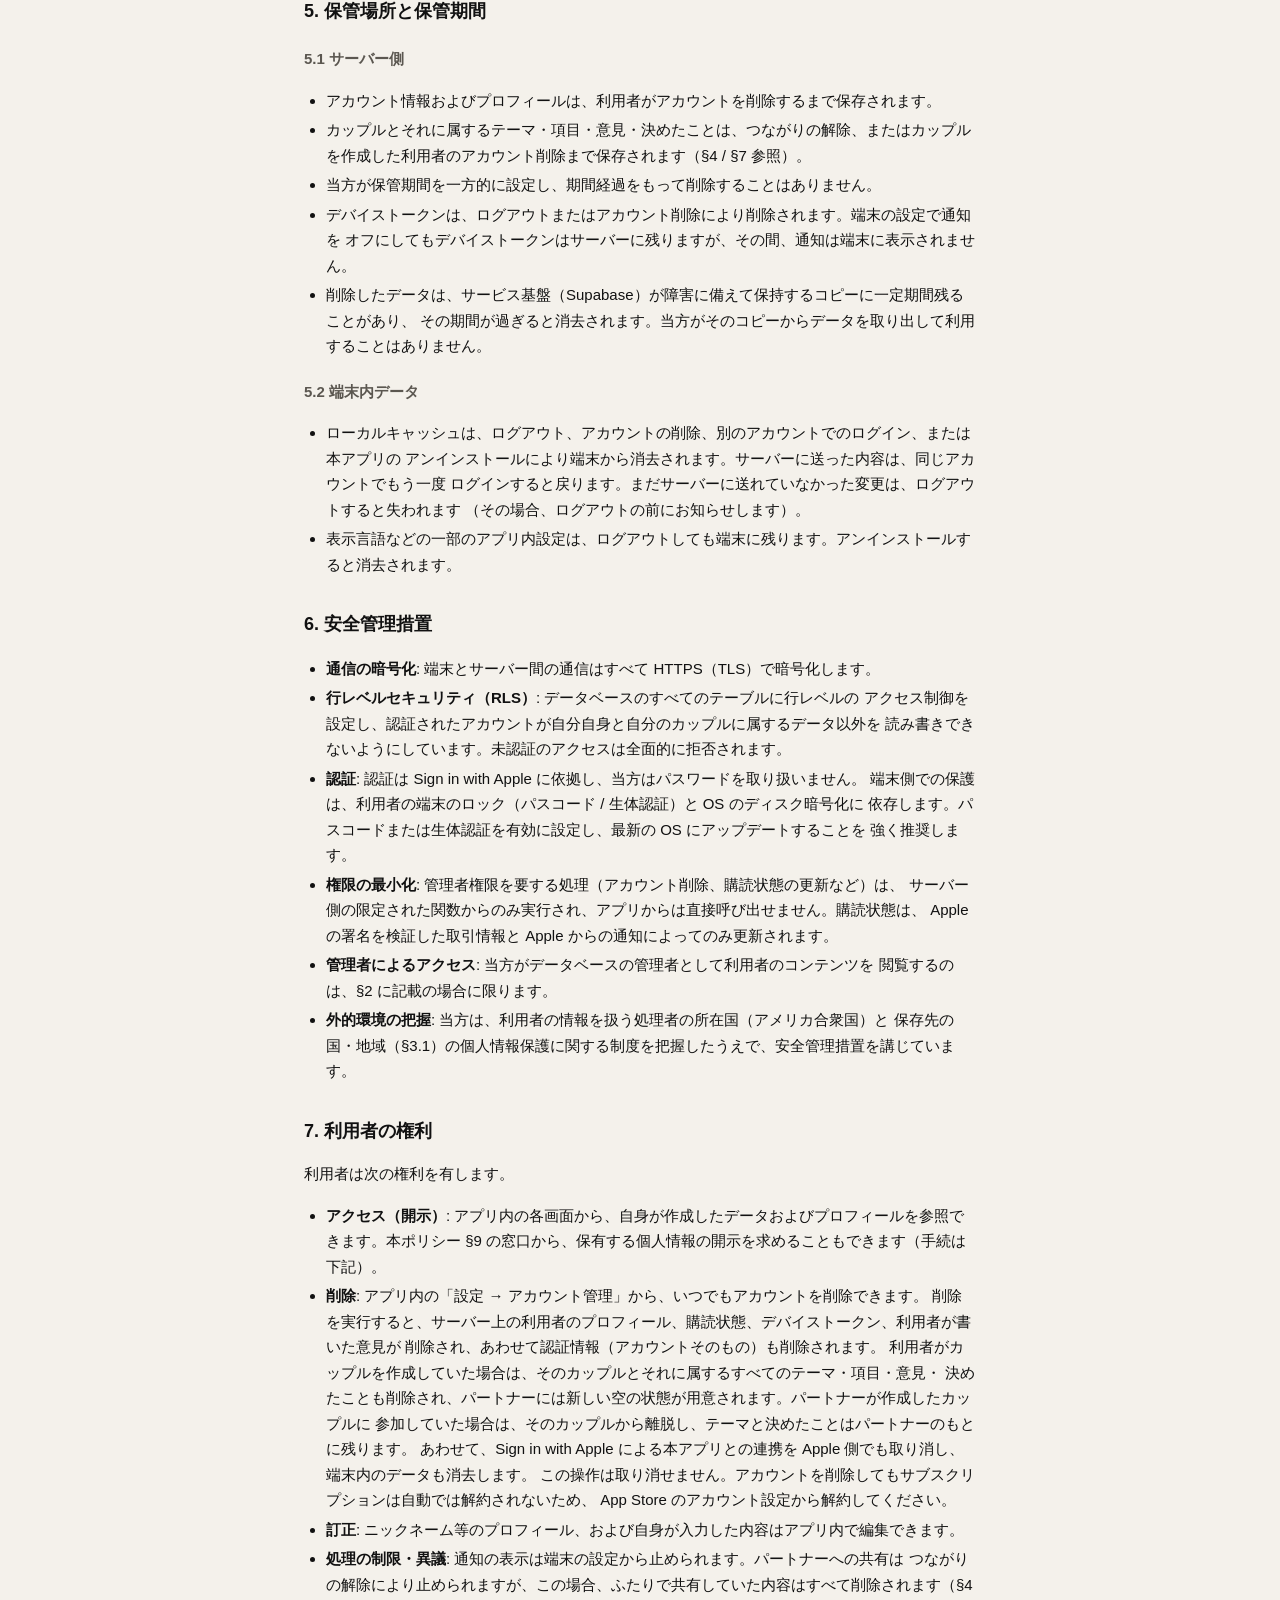
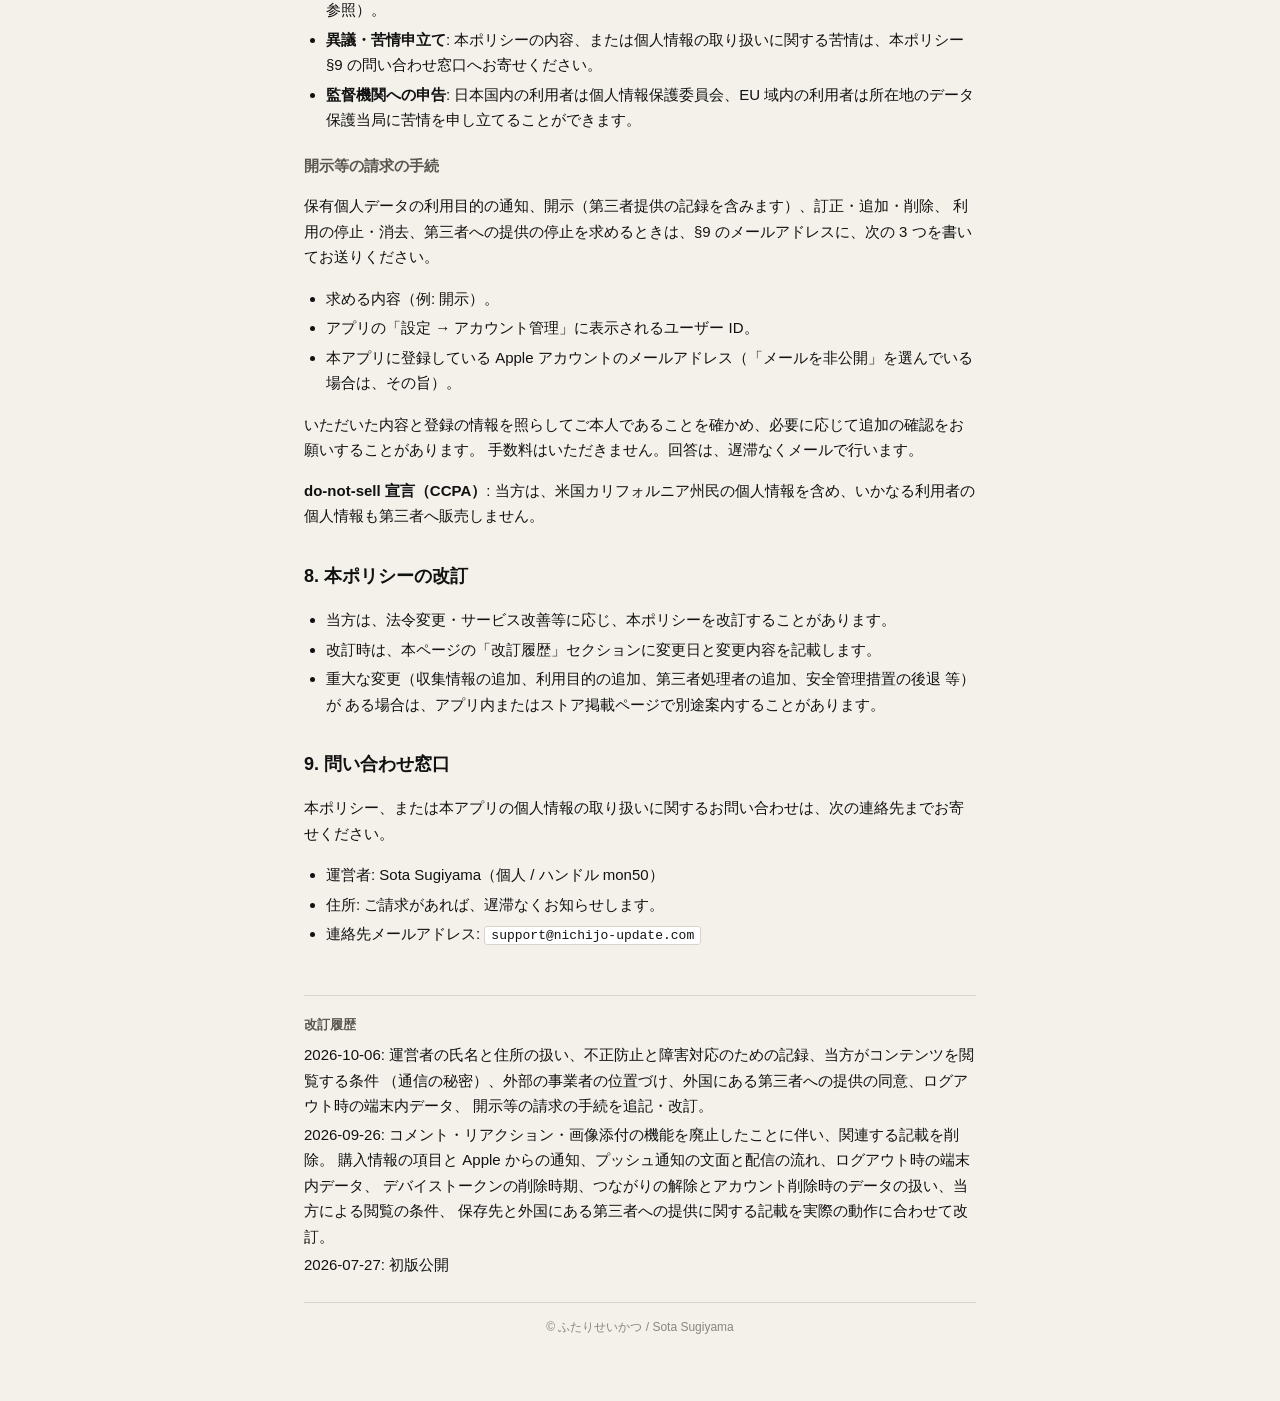
<file: legal/privacy/ja/index.html>
<!doctype html>
<!--
  ふたりせいかつ プライバシーポリシー（ja）
  根拠法令・ガイドライン:
  - 個人情報保護法（個人情報の保護に関する法律）第 17 条 / 第 18 条 / 第 21 条 / 第 23 条 / 第 27 条 / 第 28 条 / 第 32 条
  - 電気通信事業法 第 27 条の 12（外部送信規律, 2023 改正）— 透明性確保のために送信先を開示
  - GDPR Art. 13 / 14（情報提供義務）, Art. 28（プロセッサー）, Art. 44-49（越境移転）
  - CCPA（Cal. Civ. Code §§1798.100–1798.199）— do-not-sell の明示
  - Apple App Store Review Guideline 5.1（データ収集・保存）/ 5.1.1(v)（アカウント削除の提供）

  Tsumu との差分（本アプリ固有の事情）:
  - アカウント制（Sign in with Apple）であり、サーバー（Supabase）にユーザーコンテンツを保存する。
  - ペア相手（カップルの他方）へ情報が共有される設計のため、共有範囲を独立した項（§4）で明示する。
  - AI 処理を行わないため、AI 関連の開示は存在しない。
-->
<html lang="ja">
  <head>
    <meta charset="utf-8" />
    <meta name="viewport" content="width=device-width, initial-scale=1" />
    <meta name="robots" content="index,follow" />
    <title>ふたりせいかつ プライバシーポリシー</title>
    <link rel="stylesheet" href="../../shared/style.css" />
  </head>
  <body>
    <main class="legal">
      <header class="head">
        <div>
          <h1>ふたりせいかつ プライバシーポリシー</h1>
          <div class="sub">最終更新日: 2026-10-06 ・ 適用開始日: 2026-10-06</div>
        </div>
        <nav class="lang">
          <a href="../ja/" class="active">ja</a>|
          <a href="../en/">en</a>
        </nav>
      </header>

      <p>
        本プライバシーポリシー（以下「本ポリシー」）は、ふたりせいかつ（FutariSeikatsu、以下「本アプリ」）における、
        本アプリ利用者（以下「利用者」）の情報の取り扱いについて定めるものです。
        本アプリは Sota Sugiyama（個人 / ハンドル mon50）が個人として開発・運営しています（以下「当方」）。
      </p>
      <p>
        本アプリは、ふたりで決めたいことを「テーマ」として作成し、それぞれの意見を書き込み、決めたことを記録して
        整理するためのアプリです。メッセージ（チャット）やコメントのやり取り、画像の添付を行う機能はありません。
        その性質上、利用者が入力した内容は<strong>ペアを組んだ相手（以下「パートナー」）に共有され</strong>、
        また複数の端末から同じ内容を参照できるよう<strong>当方が利用する外部のクラウド基盤に保存されます</strong>。
        詳細は §3 および §4 をご確認ください。
      </p>

      <h2>1. 取得する情報</h2>
      <!-- 個人情報保護法 第 17 条 / 第 21 条（取得の制限 / 取得時の利用目的の通知） -->
      <p>当方は、本アプリの提供に必要な範囲で次の情報を取り扱います。</p>

      <h3>1.1 アカウントに関する情報</h3>
      <ul>
        <li>
          <strong>認証情報</strong>: 本アプリの利用には Sign in with Apple によるサインインが必要です。
          サインインにより、Apple から提供される利用者識別子、およびメールアドレスを認証基盤
          （Supabase Auth、§3.1 参照）が受け取り、保存します。Apple の「メールを非公開」を選択した場合、
          当方が受け取るのは Apple が発行する転送用アドレス（プライベートリレー）であり、
          利用者本人のメールアドレスは当方に開示されません。
        </li>
        <li>
          <strong>プロフィール</strong>: 利用者が本アプリ内で設定するニックネーム（12 文字まで）および
          アバターの種別。氏名の入力を求めることはなく、ニックネームには任意の呼び名を設定できます。
        </li>
      </ul>

      <h3>1.2 ペアリングに関する情報</h3>
      <ul>
        <li>カップル（ふたりの組）を識別する情報、招待コード、ペアリングの成立状態、および各アカウントの所属。</li>
      </ul>

      <h3>1.3 利用者が作成するコンテンツ</h3>
      <p>利用者が本アプリに入力・作成した次の情報は、サーバーに保存されます（§3 参照）。</p>
      <ul>
        <li>テーマのタイトル（30 文字まで）、選択したアイコン、テンプレート、期限、進行状態。</li>
        <li>テーマの項目の名称（20 文字まで）、種別、選択肢（各 20 文字まで）。</li>
        <li>各項目に対して利用者が入力した意見（100 文字まで）。</li>
        <li>決めたこと（100 文字まで）、決めた人、決め方。</li>
      </ul>
      <p>
        自由に入力できる欄は、いずれも上記の文字数に制限しています。
        これらの入力内容には、利用者およびパートナーの生活・将来の計画に関する記述が含まれ得ます。
        当方は入力内容の種類を制限しませんが、必要のない機微な情報（信条、病歴、犯罪歴等）の入力は
        お控えいただくことを推奨します。
      </p>

      <h3>1.4 課金・サブスクリプションに関する情報</h3>
      <p>
        利用者が有料プラン「プレミアム」を購入する場合、決済そのものは Apple の App 内課金
        （StoreKit）が処理します。当方のサーバーは、Apple が署名した取引情報を受け取って署名を検証し、
        次の情報を保存します。
      </p>
      <ul>
        <li>購入したプランの識別子（プロダクト ID）。</li>
        <li>サブスクリプションの状態（有効・期限切れ・返金等による取り消し）と有効期限。</li>
        <li>Apple が発行する元の取引 ID（original transaction ID）。</li>
        <li>取引の環境（本番環境かテスト環境か）と、取引情報に Apple が署名した日時。</li>
      </ul>
      <p>
        また、当方のサーバーは Apple から App Store Server Notifications（V2）を受け取り、
        更新・期限切れ・返金などの変化を上記の状態に反映します。
        これらは、購入が正当なものかを確かめ、カップルの一方が契約したときにもう一方も有料機能を
        利用できるようにするために必要な処理です。パートナーは、有料プランが有効かどうかを参照できます。
        当方は、利用者のクレジットカード番号その他の決済情報を取得・保持しません。
      </p>

      <h3>1.5 プッシュ通知に関する情報</h3>
      <p>
        利用者がプッシュ通知を許可した場合、Apple のプッシュ通知サービス（APNs）が発行する
        デバイストークンをサーバーに保存します。これは、パートナーが意見を書いたときなどに
        利用者へ通知するためにのみ利用します。
      </p>
      <p>
        通知の文面は、「パートナーが意見を書いたよ」のような決まった文だけです。
        ニックネーム、テーマ名、項目名、意見の内容など、利用者が入力した情報は通知に含めません。
        通知は当方のサーバーから Apple の APNs を経由して利用者の端末へ届きます。
        通知の表示は端末の設定からいつでも止められます（デバイストークンの扱いは §5.1 を参照）。
      </p>

      <h3>1.6 端末内に保存される情報</h3>
      <ul>
        <li>オフラインでの表示および同期のためのローカルキャッシュ（端末内のデータベース）。</li>
        <li>表示言語、サインイン状態、オンボーディング完了状態、通知設定などのアプリ内設定。</li>
        <li>
          テーマを PDF または画像として書き出す機能を使った場合、そのファイルは端末内で作成されます。
          当方のサーバーには送信しません。画像を写真ライブラリに保存するときに限り、
          写真ライブラリへの「追加のみ」の許可を求めます。書き出したファイルを共有シートから
          他のアプリやサービスへ送った場合、その後の取り扱いは送り先のサービスの定めに従います。
        </li>
      </ul>

      <h3>1.7 不正防止と障害対応のための記録</h3>
      <ul>
        <li>招待コードの入力に失敗した記録（利用者の識別子と日時）。総当たりで招待コードを当てられないよう、回数を数えるために使います。1 時間より古い記録は、次に入力したとき、またはアカウントを削除したときに消去します。</li>
        <li>通知を送った記録（送った人の識別子、通知の種類、日時）。通知の送りすぎを防ぐために使い、1 時間を過ぎると消去します。</li>
        <li>サービス基盤（Supabase）が障害対応とセキュリティのために残す通信の記録（IP アドレス、日時、要求の種類）。保存期間は Supabase の定めによります。</li>
      </ul>

      <h3>1.8 当方が取得しない情報</h3>
      <ul>
        <li>IDFA / Advertising ID 等の広告識別子（本アプリに広告表示はありません）。</li>
        <li>位置情報、連絡先、マイク、カメラへのアクセス権。写真ライブラリの写真を読み取ることもありません（§1.6 の「追加のみ」の許可を除きます）。</li>
        <li>クラッシュレポートや解析ツール（Firebase / Crashlytics / Google Analytics 等）を介した利用状況。本アプリはこれらの解析・広告・クラッシュ収集用の外部 SDK を組み込んでいません。</li>
        <li>本アプリは生成 AI による処理を行わず、利用者の入力を AI サービスへ送信することはありません。</li>
        <li>住所、電話番号、生年月日、性別、クレジットカード情報。</li>
      </ul>

      <h2>2. 利用目的</h2>
      <!-- 個人情報保護法 第 18 条（利用目的の特定 / 通知）-->
      <ul>
        <li>利用者の認証、およびアカウントの維持。</li>
        <li>ふたりの間でのコンテンツの共有・同期・リアルタイム更新の提供。</li>
        <li>購入の検証、および有料プランの利用資格（ふたり分）の判定。</li>
        <li>パートナーの操作に関するプッシュ通知の送信。</li>
        <li>不正利用の防止、および利用者からの問い合わせへの対応。</li>
      </ul>
      <p>
        当方は、取得した情報を、機械学習モデルの学習、広告配信、プロファイリング、第三者への販売
        その他の二次利用に一切用いません。
      </p>
      <p>
        当方はデータベースの管理者として、サーバーに保存された情報に技術的にアクセスできる立場にあります。
        ただし、利用者のコンテンツは、通信の秘密（電気通信事業法 第 4 条）に配慮して扱います。
        当方がコンテンツを閲覧するのは、(1) 問い合わせをいただいた利用者本人の同意を得て、
        その対応に必要なとき、(2) 裁判官が発付した令状に基づく場合など、法令により義務として求められるとき、
        (3) 障害や不正利用の原因を調べるために欠かせないとき、に限ります。
        いずれの場合も必要な範囲を超えて閲覧せず、閲覧した日時と理由を記録します。
        捜査機関からの照会など、法令上の義務を伴わない求めには、原則として応じません。
      </p>
      <p>
        <strong>法的根拠（GDPR）</strong>: 上記の処理は、利用者との間の契約（本アプリの提供）の履行に
        必要な処理（GDPR Art. 6(1)(b)）、および不正利用防止に関する当方の正当な利益
        （Art. 6(1)(f)）に基づきます。プッシュ通知は利用者の同意（Art. 6(1)(a)）に基づき、
        いつでも撤回できます。
      </p>

      <h2>3. 第三者提供と外部送信</h2>
      <!-- 個人情報保護法 第 27 条 / 第 28 条（第三者提供 / 外国提供）/ 電気通信事業法 外部送信規律 -->
      <h3>3.1 第三者処理者</h3>
      <p>
        当方は、本アプリの提供に必要な範囲で、次の外部の事業者を利用します。
        Supabase, Inc. は、当方が情報の取り扱いを委託する事業者です。
        Apple Inc. は、Sign in with Apple、App 内課金、プッシュ通知を、同社の利用規約とプライバシーポリシーに
        基づいて自ら提供する事業者です。
      </p>
      <ul>
        <li>
          <strong>Supabase, Inc.</strong>（所在地: アメリカ合衆国）
          <ul>
            <li>用途: 利用者の認証（Supabase Auth）、データベース（PostgreSQL）、リアルタイム同期、サーバー側の処理（Edge Functions: 購入の検証、通知の送信、アカウントの削除など）。</li>
            <li>送信される情報: §1.1 から §1.5 に記載のすべての情報。</li>
            <li>
              保存先: 利用者の情報は、Supabase, Inc. が提供するクラウド上に保存します。
              保存先のリージョンは日本（東京）です。
            </li>
          </ul>
        </li>
        <li>
          <strong>Apple Inc.</strong>（所在地: アメリカ合衆国）
          <ul>
            <li>用途: Sign in with Apple による認証、App 内課金（決済・サブスクリプションの管理、購入状態の変化の通知）、プッシュ通知（APNs）の配信。</li>
            <li>送信される情報: 認証に必要な情報、デバイストークン、§1.5 に記載の決まった文面の通知。</li>
            <li>Apple による情報の取り扱いは、Apple のプライバシーポリシーに従います。</li>
          </ul>
        </li>
      </ul>
      <p>
        上記以外の第三者（広告主、データブローカー、外部企業）に対し、利用者の情報を販売・譲渡・共有
        することはありません。
      </p>

      <h3>3.2 外国にある第三者への提供</h3>
      <!-- 個人情報保護法 第 28 条第 2 項 / 施行規則 第 17 条: 国名、当該国の制度、第三者が講ずる措置の情報提供 -->
      <p>
        §3.1 の処理者はいずれもアメリカ合衆国の事業者です。個人情報保護法に基づき、次のとおり情報を提供します。
      </p>
      <ul>
        <li><strong>提供先の所在する国</strong>: アメリカ合衆国。</li>
        <li>
          <strong>当該国の個人情報の保護に関する制度</strong>: アメリカ合衆国には、個人情報の保護に関する
          包括的な連邦法はなく、連邦取引委員会法（FTC 法）第 5 条や分野ごとの連邦法、州法
          （カリフォルニア州消費者プライバシー法など）によって保護されています。詳しくは、
          個人情報保護委員会が公表している「外国における個人情報の保護に関する制度等の調査」をご覧ください。
        </li>
        <li>
          <strong>提供先が講じる措置</strong>: Supabase, Inc. は、同社が公表しているプライバシーポリシーおよび
          データ処理補遺（DPA）に基づき、個人情報の保護に必要な措置を講じています。
          Apple Inc. は、同社のプライバシーポリシーに基づき、個人情報の保護に必要な措置を講じています。
        </li>
      </ul>
      <p>
        サーバー上の情報の保存先は §3.1 のとおりですが、処理者が米国の事業者であるため、
        米国の法令に基づく開示要請の対象となる可能性があります。
      </p>
      <p>
        当方は、本アプリへのログイン時に本ポリシーへの同意をいただくことで、上記の外国にある第三者への
        提供について利用者の同意を得ています。
      </p>

      <h2>4. パートナーへの共有について</h2>
      <p>
        本アプリはふたりで利用することを前提としています。ペアリングが成立している間、
        次の情報はパートナーが閲覧できます。これは本アプリの中核的な機能であり、
        個別に無効化することはできません。
      </p>
      <ul>
        <li>利用者のニックネームおよびアバターの種別。</li>
        <li>利用者が作成・入力したテーマ、項目、意見、決めたこと（§1.3 のすべて）。</li>
        <li>有料プランが有効かどうか（決済情報や購入金額は含みません）。</li>
      </ul>
      <p>
        パートナーは、共有されたテーマや項目を編集・削除することができます。
        一方、利用者自身が書いた意見を削除できるのは、原則として書いた本人のみです。
      </p>
      <p>
        当方は、ふたりの間で共有された情報の利用のされ方について責任を負うことができません。
        <strong>共有したくない内容は入力しないでください。</strong>
      </p>
      <p>
        アプリ内の「つながりを解除する」を実行すると、どちらが実行した場合でも、ふたりで共有していたカップルと、
        そこに属するすべてのテーマ・項目・意見・決めたことがサーバーから削除され、ふたりとも新しい状態から
        始めることになります。削除した内容は当方も復元できません。ただし、解除前にパートナーが書き出した
        PDF・画像など、パートナーの端末や他のサービスに保存された情報を当方が回収することはできません。
      </p>

      <h2>5. 保管場所と保管期間</h2>
      <h3>5.1 サーバー側</h3>
      <ul>
        <li>アカウント情報およびプロフィールは、利用者がアカウントを削除するまで保存されます。</li>
        <li>カップルとそれに属するテーマ・項目・意見・決めたことは、つながりの解除、またはカップルを作成した利用者のアカウント削除まで保存されます（§4 / §7 参照）。</li>
        <li>当方が保管期間を一方的に設定し、期間経過をもって削除することはありません。</li>
        <li>
          デバイストークンは、ログアウトまたはアカウント削除により削除されます。端末の設定で通知を
          オフにしてもデバイストークンはサーバーに残りますが、その間、通知は端末に表示されません。
        </li>
        <li>
          削除したデータは、サービス基盤（Supabase）が障害に備えて保持するコピーに一定期間残ることがあり、
          その期間が過ぎると消去されます。当方がそのコピーからデータを取り出して利用することはありません。
        </li>
      </ul>
      <h3>5.2 端末内データ</h3>
      <ul>
        <li>
          ローカルキャッシュは、ログアウト、アカウントの削除、別のアカウントでのログイン、または本アプリの
          アンインストールにより端末から消去されます。サーバーに送った内容は、同じアカウントでもう一度
          ログインすると戻ります。まだサーバーに送れていなかった変更は、ログアウトすると失われます
          （その場合、ログアウトの前にお知らせします）。
        </li>
        <li>
          表示言語などの一部のアプリ内設定は、ログアウトしても端末に残ります。アンインストールすると消去されます。
        </li>
      </ul>

      <h2>6. 安全管理措置</h2>
      <!-- 個人情報保護法 第 23 条（安全管理措置）-->
      <ul>
        <li><strong>通信の暗号化</strong>: 端末とサーバー間の通信はすべて HTTPS（TLS）で暗号化します。</li>
        <li>
          <strong>行レベルセキュリティ（RLS）</strong>: データベースのすべてのテーブルに行レベルの
          アクセス制御を設定し、認証されたアカウントが自分自身と自分のカップルに属するデータ以外を
          読み書きできないようにしています。未認証のアクセスは全面的に拒否されます。
        </li>
        <li>
          <strong>認証</strong>: 認証は Sign in with Apple に依拠し、当方はパスワードを取り扱いません。
          端末側での保護は、利用者の端末のロック（パスコード / 生体認証）と OS のディスク暗号化に
          依存します。パスコードまたは生体認証を有効に設定し、最新の OS にアップデートすることを
          強く推奨します。
        </li>
        <li>
          <strong>権限の最小化</strong>: 管理者権限を要する処理（アカウント削除、購読状態の更新など）は、
          サーバー側の限定された関数からのみ実行され、アプリからは直接呼び出せません。購読状態は、
          Apple の署名を検証した取引情報と Apple からの通知によってのみ更新されます。
        </li>
        <li>
          <strong>管理者によるアクセス</strong>: 当方がデータベースの管理者として利用者のコンテンツを
          閲覧するのは、§2 に記載の場合に限ります。
        </li>
        <li>
          <strong>外的環境の把握</strong>: 当方は、利用者の情報を扱う処理者の所在国（アメリカ合衆国）と
          保存先の国・地域（§3.1）の個人情報保護に関する制度を把握したうえで、安全管理措置を講じています。
        </li>
      </ul>

      <h2>7. 利用者の権利</h2>
      <!-- 個人情報保護法 第 32 条〜第 39 条（開示・訂正・利用停止等の請求） / GDPR Art. 15-22 / CCPA §1798.100
           / Apple App Store Review Guideline 5.1.1(v)（アプリ内でのアカウント削除） -->
      <p>利用者は次の権利を有します。</p>
      <ul>
        <li><strong>アクセス（開示）</strong>: アプリ内の各画面から、自身が作成したデータおよびプロフィールを参照できます。本ポリシー §9 の窓口から、保有する個人情報の開示を求めることもできます（手続は下記）。</li>
        <li>
          <strong>削除</strong>: アプリ内の「設定 → アカウント管理」から、いつでもアカウントを削除できます。
          削除を実行すると、サーバー上の利用者のプロフィール、購読状態、デバイストークン、利用者が書いた意見が
          削除され、あわせて認証情報（アカウントそのもの）も削除されます。
          利用者がカップルを作成していた場合は、そのカップルとそれに属するすべてのテーマ・項目・意見・
          決めたことも削除され、パートナーには新しい空の状態が用意されます。パートナーが作成したカップルに
          参加していた場合は、そのカップルから離脱し、テーマと決めたことはパートナーのもとに残ります。
          あわせて、Sign in with Apple による本アプリとの連携を Apple 側でも取り消し、端末内のデータも消去します。
          この操作は取り消せません。アカウントを削除してもサブスクリプションは自動では解約されないため、
          App Store のアカウント設定から解約してください。
        </li>
        <li><strong>訂正</strong>: ニックネーム等のプロフィール、および自身が入力した内容はアプリ内で編集できます。</li>
        <li>
          <strong>処理の制限・異議</strong>: 通知の表示は端末の設定から止められます。パートナーへの共有は
          つながりの解除により止められますが、この場合、ふたりで共有していた内容はすべて削除されます（§4 参照）。
        </li>
        <li><strong>異議・苦情申立て</strong>: 本ポリシーの内容、または個人情報の取り扱いに関する苦情は、本ポリシー §9 の問い合わせ窓口へお寄せください。</li>
        <li><strong>監督機関への申告</strong>: 日本国内の利用者は個人情報保護委員会、EU 域内の利用者は所在地のデータ保護当局に苦情を申し立てることができます。</li>
      </ul>
      <h3>開示等の請求の手続</h3>
      <!-- 個人情報保護法 第 32 条第 1 項第 3 号（請求に応じる手続の公表） -->
      <p>
        保有個人データの利用目的の通知、開示（第三者提供の記録を含みます）、訂正・追加・削除、
        利用の停止・消去、第三者への提供の停止を求めるときは、§9 のメールアドレスに、次の 3 つを書いてお送りください。
      </p>
      <ul>
        <li>求める内容（例: 開示）。</li>
        <li>アプリの「設定 → アカウント管理」に表示されるユーザー ID。</li>
        <li>本アプリに登録している Apple アカウントのメールアドレス（「メールを非公開」を選んでいる場合は、その旨）。</li>
      </ul>
      <p>
        いただいた内容と登録の情報を照らしてご本人であることを確かめ、必要に応じて追加の確認をお願いすることがあります。
        手数料はいただきません。回答は、遅滞なくメールで行います。
      </p>
      <p>
        <strong>do-not-sell 宣言（CCPA）</strong>: 当方は、米国カリフォルニア州民の個人情報を含め、いかなる利用者の個人情報も第三者へ販売しません。
      </p>

      <h2>8. 本ポリシーの改訂</h2>
      <ul>
        <li>当方は、法令変更・サービス改善等に応じ、本ポリシーを改訂することがあります。</li>
        <li>改訂時は、本ページの「改訂履歴」セクションに変更日と変更内容を記載します。</li>
        <li>
          重大な変更（収集情報の追加、利用目的の追加、第三者処理者の追加、安全管理措置の後退 等）が
          ある場合は、アプリ内またはストア掲載ページで別途案内することがあります。
        </li>
      </ul>

      <h2>9. 問い合わせ窓口</h2>
      <p>本ポリシー、または本アプリの個人情報の取り扱いに関するお問い合わせは、次の連絡先までお寄せください。</p>
      <ul>
        <li>運営者: Sota Sugiyama（個人 / ハンドル mon50）</li>
        <li>住所: ご請求があれば、遅滞なくお知らせします。</li>
        <li>連絡先メールアドレス: <code>support@nichijo-update.com</code></li>
      </ul>

      <footer class="revisions">
        <strong>改訂履歴</strong>
        <ul>
          <li>
            2026-10-06: 運営者の氏名と住所の扱い、不正防止と障害対応のための記録、当方がコンテンツを閲覧する条件
            （通信の秘密）、外部の事業者の位置づけ、外国にある第三者への提供の同意、ログアウト時の端末内データ、
            開示等の請求の手続を追記・改訂。
          </li>
          <li>
            2026-09-26: コメント・リアクション・画像添付の機能を廃止したことに伴い、関連する記載を削除。
            購入情報の項目と Apple からの通知、プッシュ通知の文面と配信の流れ、ログアウト時の端末内データ、
            デバイストークンの削除時期、つながりの解除とアカウント削除時のデータの扱い、当方による閲覧の条件、
            保存先と外国にある第三者への提供に関する記載を実際の動作に合わせて改訂。
          </li>
          <li>2026-07-27: 初版公開</li>
        </ul>
      </footer>
      <footer class="bottom">© ふたりせいかつ / Sota Sugiyama</footer>
    </main>
  </body>
</html>
</file>
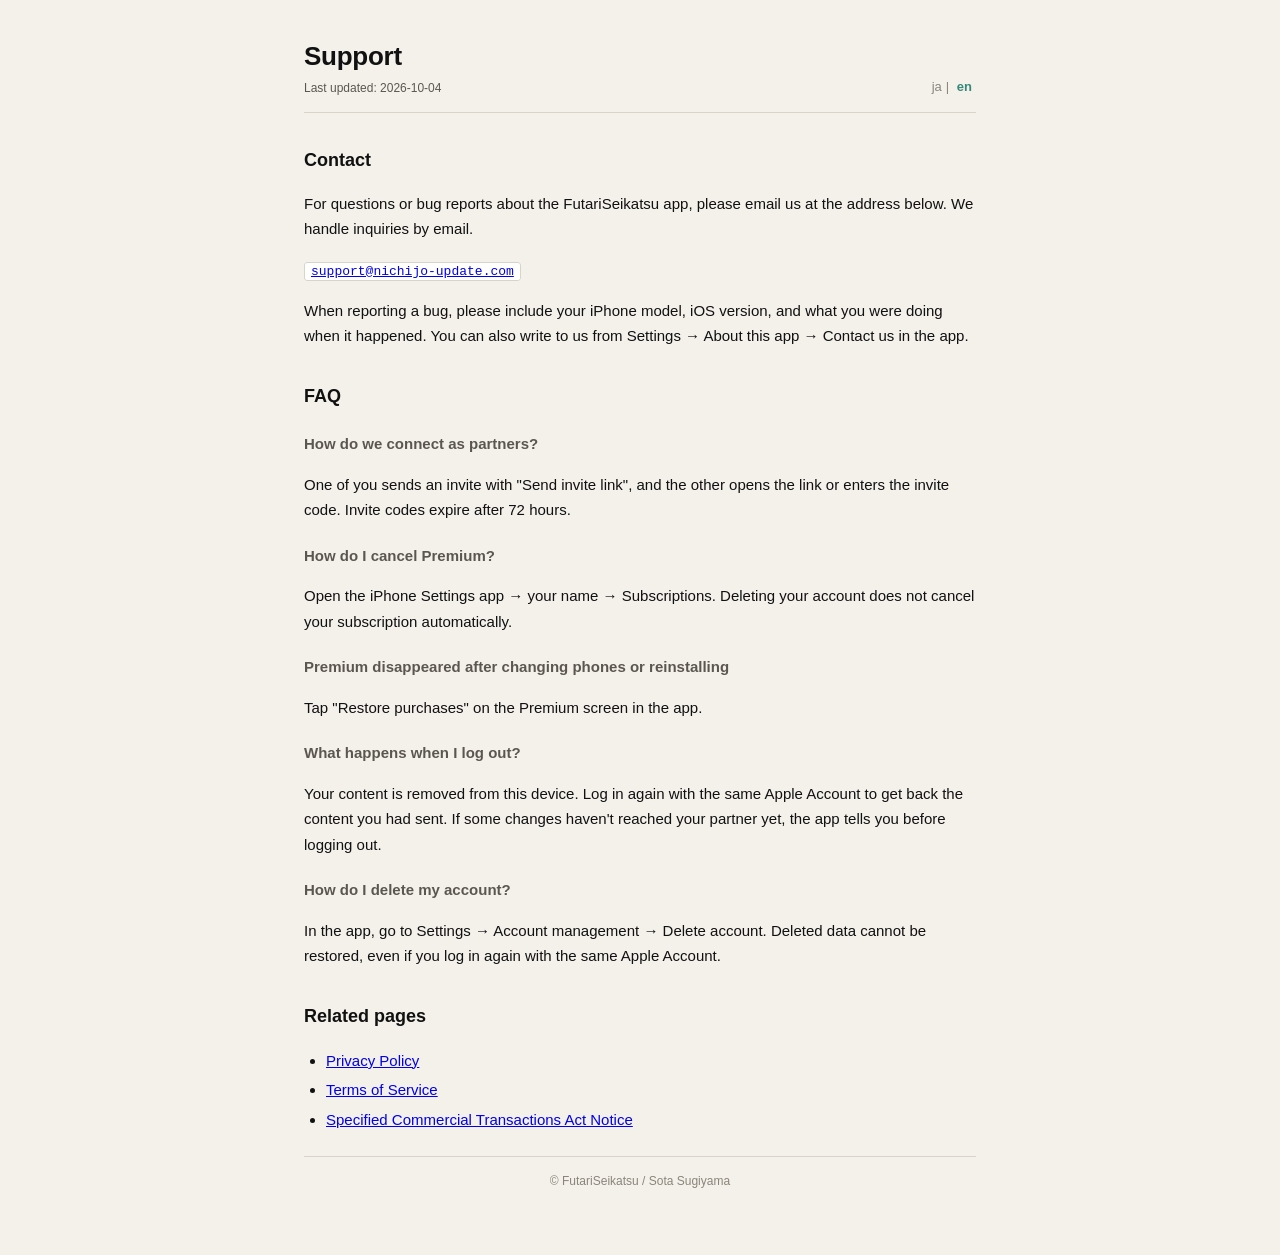
<file: legal/support/en/index.html>
<!doctype html>
<!--
  FutariSeikatsu Support (en)
  Mirror of the Japanese page. Used as the Support URL in App Store Connect.
-->
<html lang="en">
  <head>
    <meta charset="utf-8" />
    <meta name="viewport" content="width=device-width, initial-scale=1" />
    <meta name="robots" content="index,follow" />
    <title>FutariSeikatsu Support</title>
    <link rel="stylesheet" href="../../shared/style.css" />
  </head>
  <body>
    <main class="legal">
      <header class="head">
        <div>
          <h1>Support</h1>
          <div class="sub">Last updated: 2026-10-04</div>
        </div>
        <nav class="lang">
          <a href="../ja/">ja</a>|
          <a href="../en/" class="active">en</a>
        </nav>
      </header>

      <h2>Contact</h2>
      <p>
        For questions or bug reports about the FutariSeikatsu app, please email us at the address below.
        We handle inquiries by email.
      </p>
      <p><a href="mailto:support@nichijo-update.com"><code>support@nichijo-update.com</code></a></p>
      <p>
        When reporting a bug, please include your iPhone model, iOS version, and what you were doing when it
        happened. You can also write to us from Settings → About this app → Contact us in the app.
      </p>

      <h2>FAQ</h2>

      <h3>How do we connect as partners?</h3>
      <p>
        One of you sends an invite with "Send invite link", and the other opens the link or enters the invite
        code. Invite codes expire after 72 hours.
      </p>

      <h3>How do I cancel Premium?</h3>
      <p>
        Open the iPhone Settings app → your name → Subscriptions. Deleting your account does not cancel your
        subscription automatically.
      </p>

      <h3>Premium disappeared after changing phones or reinstalling</h3>
      <p>Tap "Restore purchases" on the Premium screen in the app.</p>

      <h3>What happens when I log out?</h3>
      <p>
        Your content is removed from this device. Log in again with the same Apple Account to get back the
        content you had sent. If some changes haven't reached your partner yet, the app tells you before
        logging out.
      </p>

      <h3>How do I delete my account?</h3>
      <p>
        In the app, go to Settings → Account management → Delete account. Deleted data cannot be restored,
        even if you log in again with the same Apple Account.
      </p>

      <h2>Related pages</h2>
      <ul>
        <li><a href="../../privacy/en/">Privacy Policy</a></li>
        <li><a href="../../terms/en/">Terms of Service</a></li>
        <li><a href="../../tokushoho/en/">Specified Commercial Transactions Act Notice</a></li>
      </ul>

      <footer class="bottom">© FutariSeikatsu / Sota Sugiyama</footer>
    </main>
  </body>
</html>
</file>
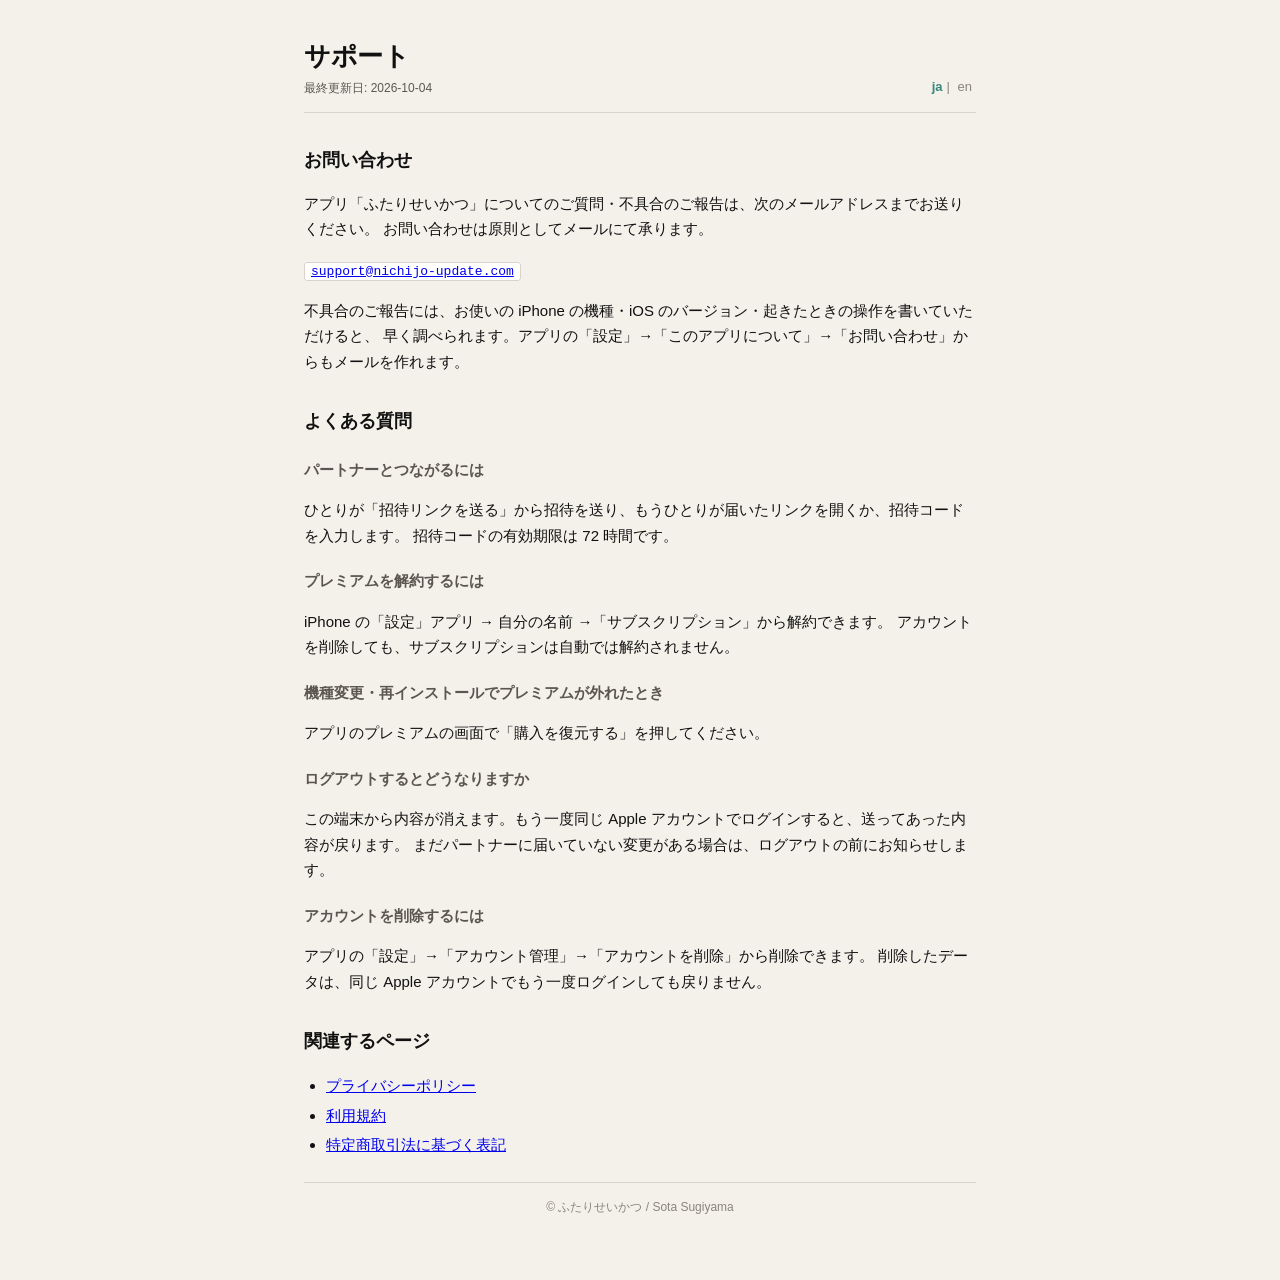
<file: legal/support/ja/index.html>
<!doctype html>
<!--
  ふたりせいかつ サポート（ja）
  App Store Connect の「サポート URL」に使うページ。
  手順の文言はアプリの画面の表記（futariseikatsu-ios の Localizable.xcstrings）に合わせる。
-->
<html lang="ja">
  <head>
    <meta charset="utf-8" />
    <meta name="viewport" content="width=device-width, initial-scale=1" />
    <meta name="robots" content="index,follow" />
    <title>ふたりせいかつ サポート</title>
    <link rel="stylesheet" href="../../shared/style.css" />
  </head>
  <body>
    <main class="legal">
      <header class="head">
        <div>
          <h1>サポート</h1>
          <div class="sub">最終更新日: 2026-10-04</div>
        </div>
        <nav class="lang">
          <a href="../ja/" class="active">ja</a>|
          <a href="../en/">en</a>
        </nav>
      </header>

      <h2>お問い合わせ</h2>
      <p>
        アプリ「ふたりせいかつ」についてのご質問・不具合のご報告は、次のメールアドレスまでお送りください。
        お問い合わせは原則としてメールにて承ります。
      </p>
      <p><a href="mailto:support@nichijo-update.com"><code>support@nichijo-update.com</code></a></p>
      <p>
        不具合のご報告には、お使いの iPhone の機種・iOS のバージョン・起きたときの操作を書いていただけると、
        早く調べられます。アプリの「設定」→「このアプリについて」→「お問い合わせ」からもメールを作れます。
      </p>

      <h2>よくある質問</h2>

      <h3>パートナーとつながるには</h3>
      <p>
        ひとりが「招待リンクを送る」から招待を送り、もうひとりが届いたリンクを開くか、招待コードを入力します。
        招待コードの有効期限は 72 時間です。
      </p>

      <h3>プレミアムを解約するには</h3>
      <p>
        iPhone の「設定」アプリ → 自分の名前 →「サブスクリプション」から解約できます。
        アカウントを削除しても、サブスクリプションは自動では解約されません。
      </p>

      <h3>機種変更・再インストールでプレミアムが外れたとき</h3>
      <p>アプリのプレミアムの画面で「購入を復元する」を押してください。</p>

      <h3>ログアウトするとどうなりますか</h3>
      <p>
        この端末から内容が消えます。もう一度同じ Apple アカウントでログインすると、送ってあった内容が戻ります。
        まだパートナーに届いていない変更がある場合は、ログアウトの前にお知らせします。
      </p>

      <h3>アカウントを削除するには</h3>
      <p>
        アプリの「設定」→「アカウント管理」→「アカウントを削除」から削除できます。
        削除したデータは、同じ Apple アカウントでもう一度ログインしても戻りません。
      </p>

      <h2>関連するページ</h2>
      <ul>
        <li><a href="../../privacy/ja/">プライバシーポリシー</a></li>
        <li><a href="../../terms/ja/">利用規約</a></li>
        <li><a href="../../tokushoho/ja/">特定商取引法に基づく表記</a></li>
      </ul>

      <footer class="bottom">© ふたりせいかつ / Sota Sugiyama</footer>
    </main>
  </body>
</html>
</file>
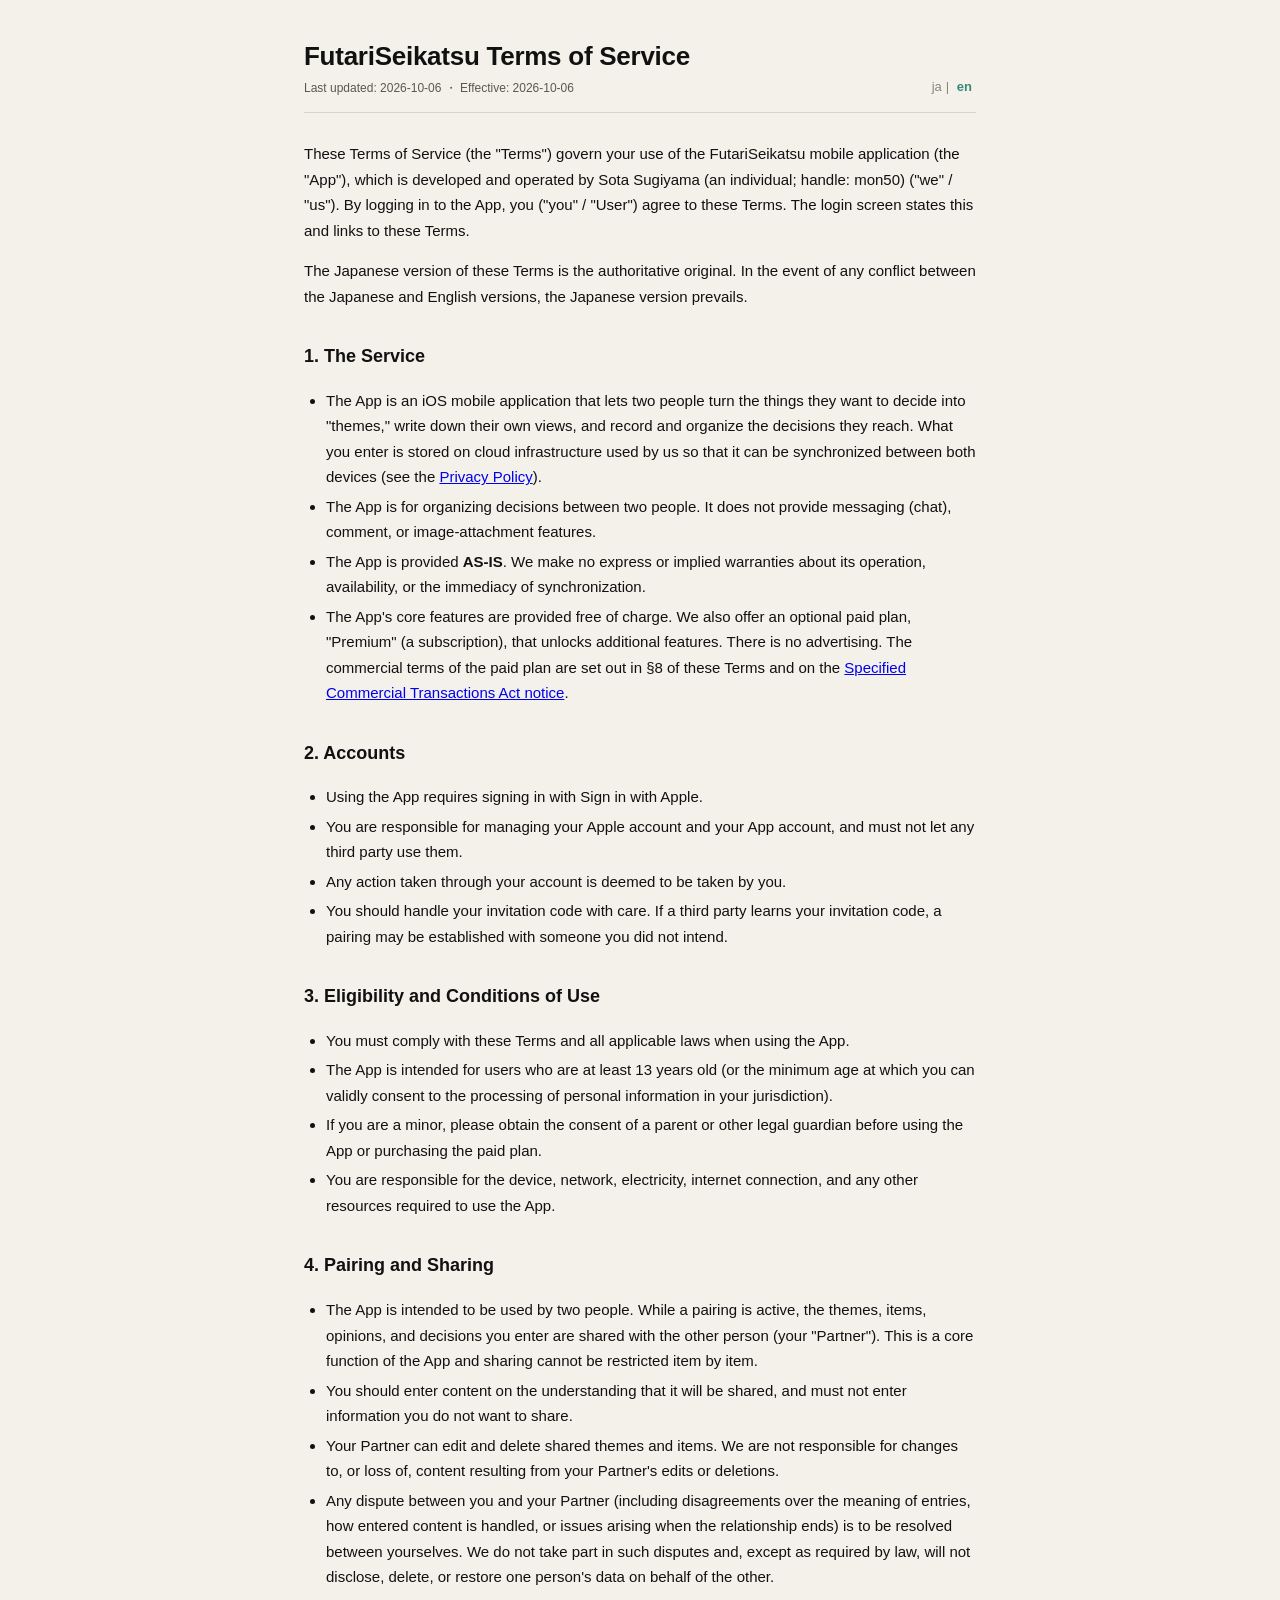
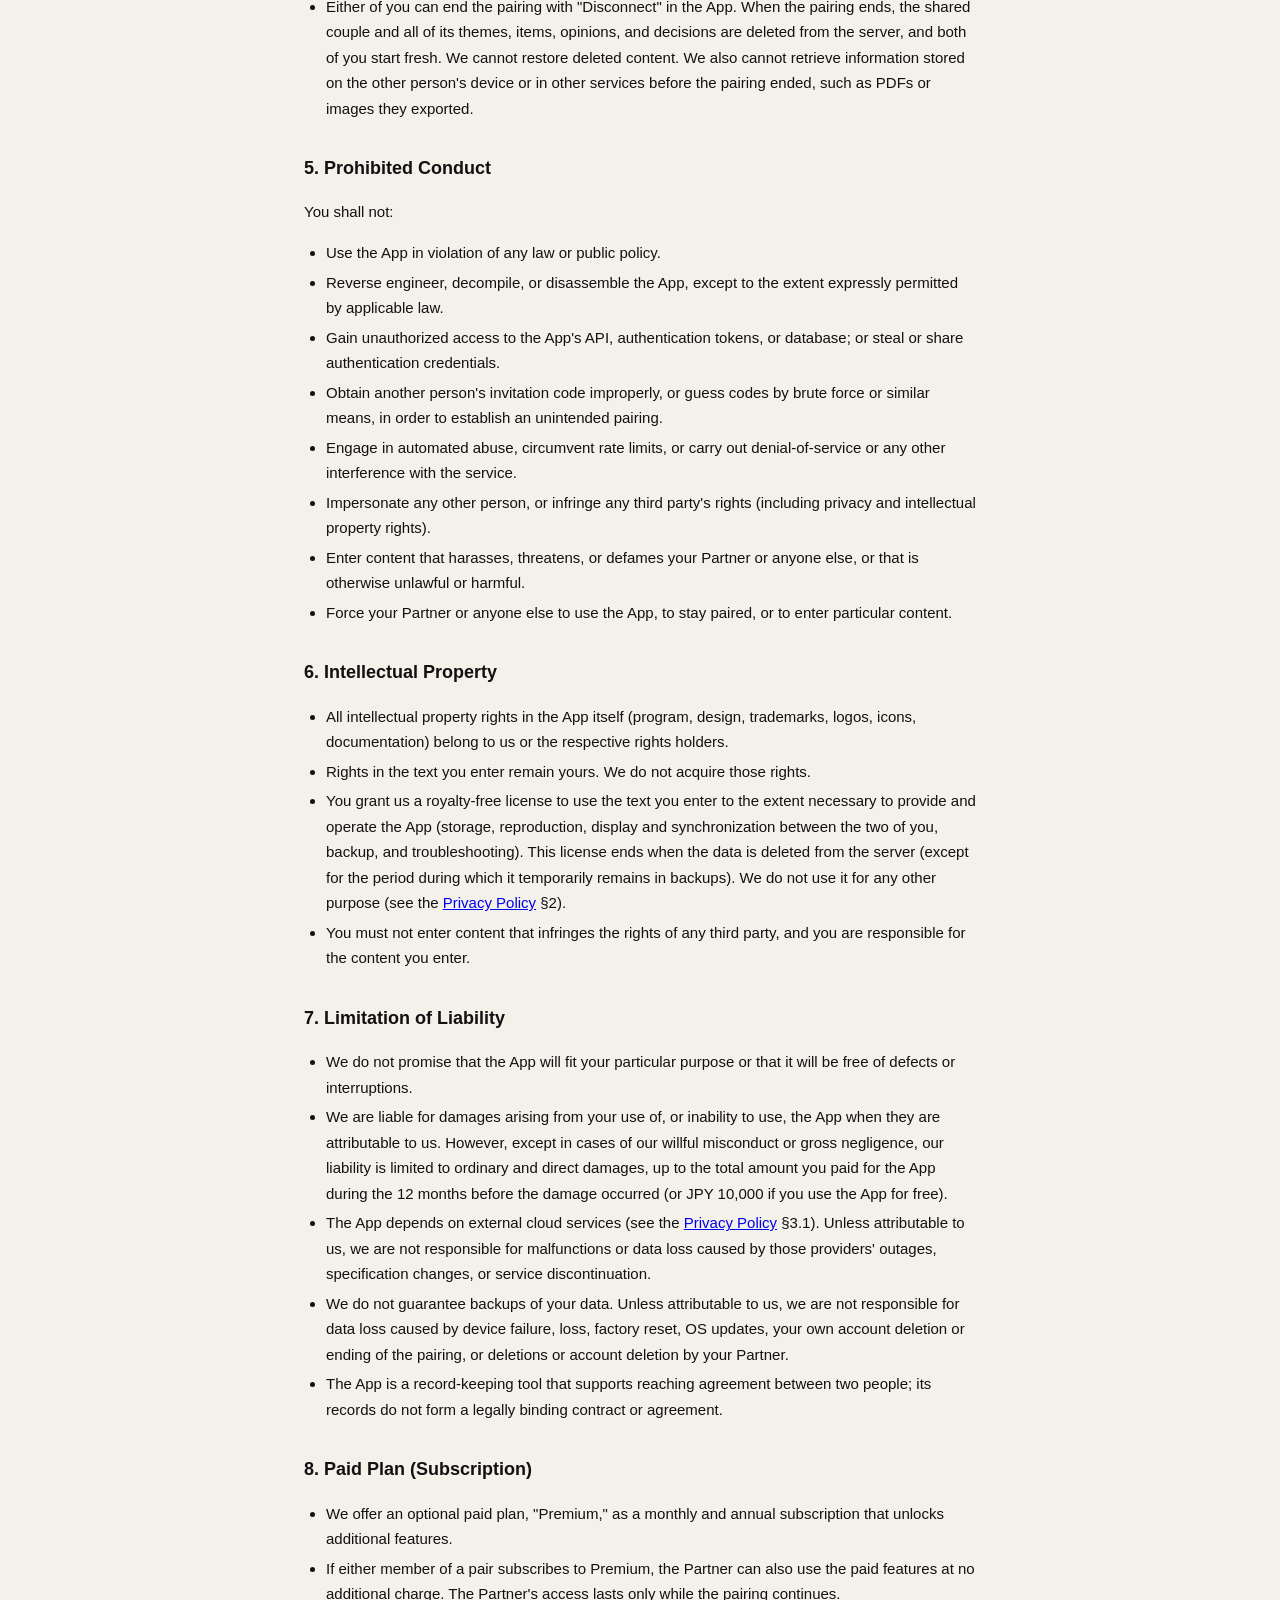
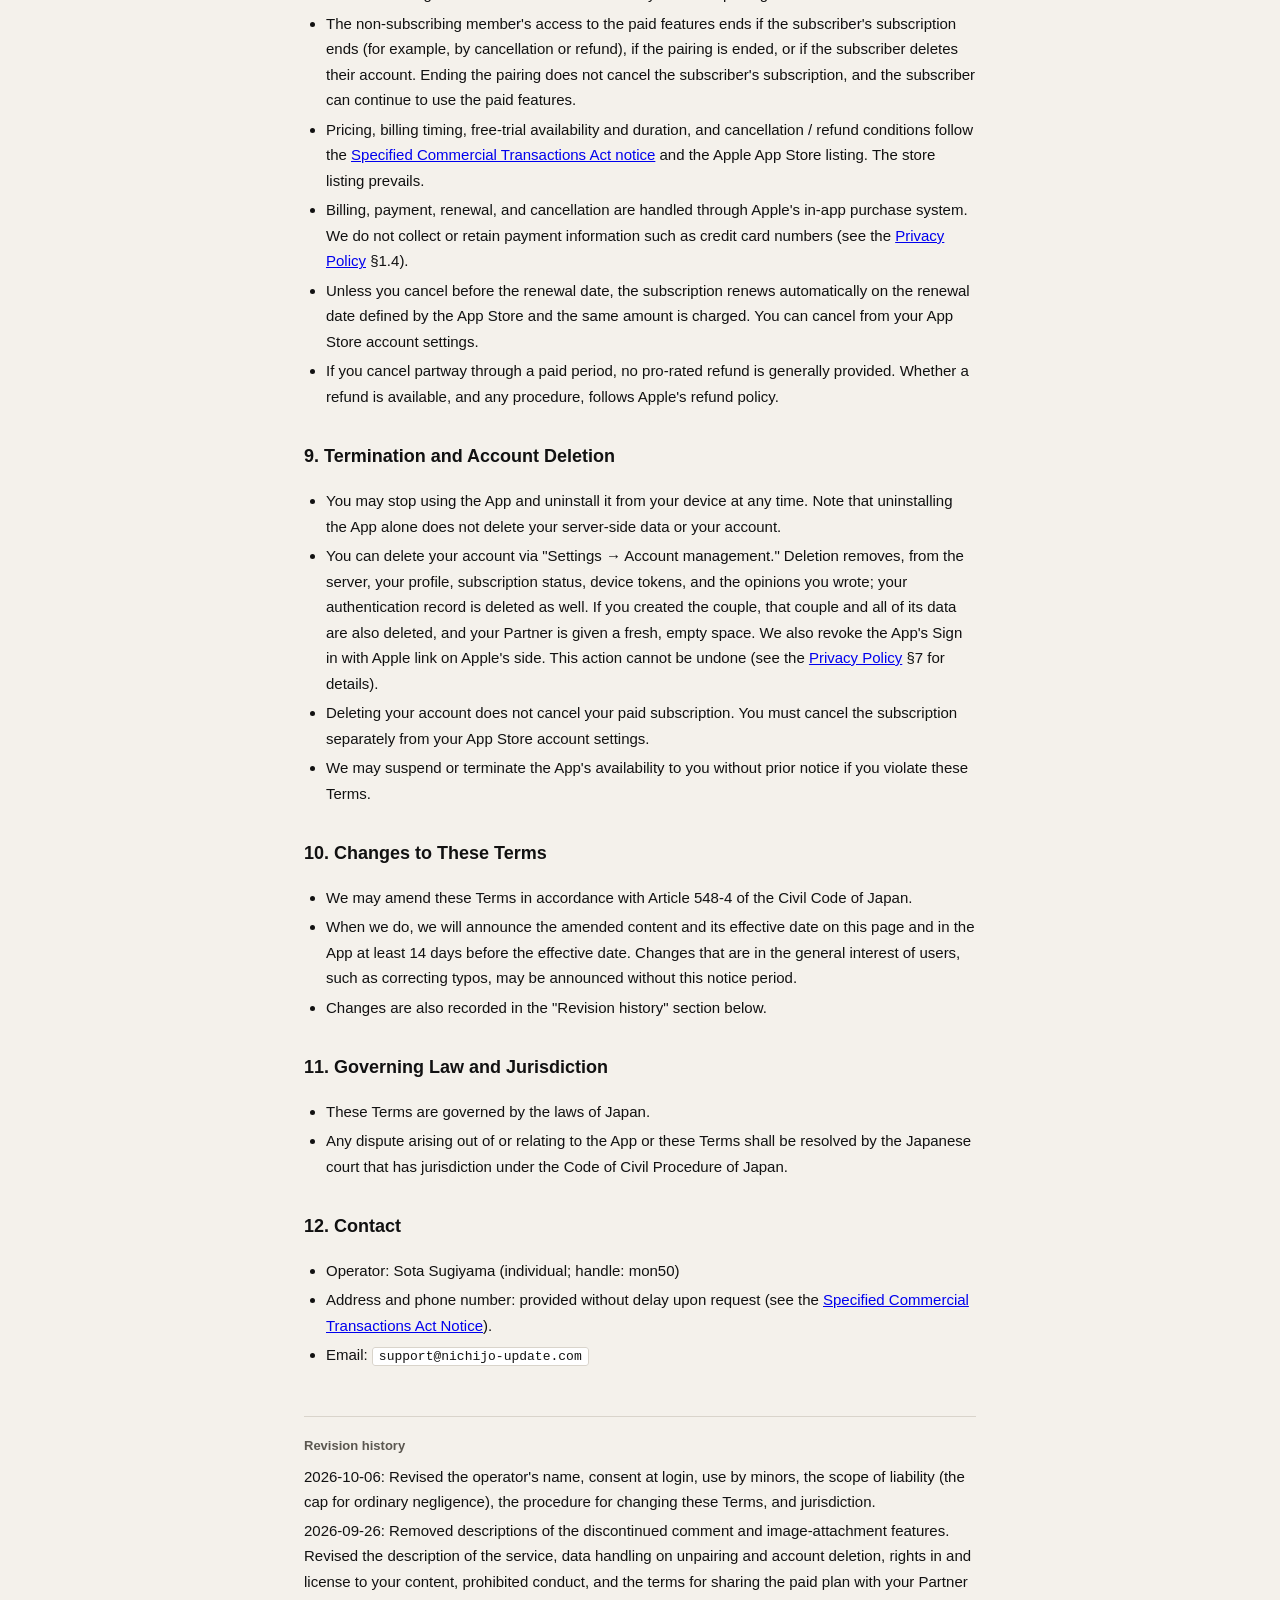
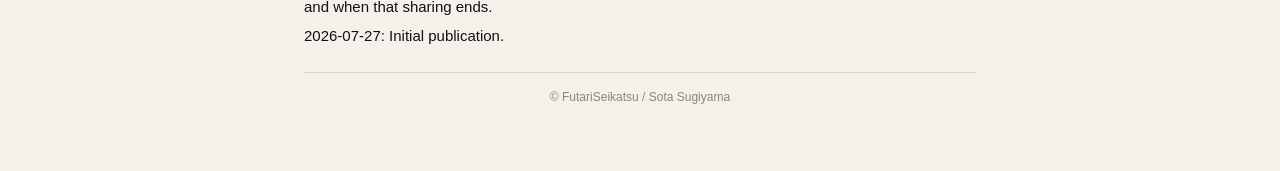
<file: legal/terms/en/index.html>
<!doctype html>
<!--
  FutariSeikatsu Terms of Service (en)
  Mirrors the ja version. The Japanese version is the authoritative original.
-->
<html lang="en">
  <head>
    <meta charset="utf-8" />
    <meta name="viewport" content="width=device-width, initial-scale=1" />
    <meta name="robots" content="index,follow" />
    <title>FutariSeikatsu Terms of Service</title>
    <link rel="stylesheet" href="../../shared/style.css" />
  </head>
  <body>
    <main class="legal">
      <header class="head">
        <div>
          <h1>FutariSeikatsu Terms of Service</h1>
          <div class="sub">Last updated: 2026-10-06 ・ Effective: 2026-10-06</div>
        </div>
        <nav class="lang">
          <a href="../ja/">ja</a>|
          <a href="../en/" class="active">en</a>
        </nav>
      </header>

      <p>
        These Terms of Service (the "Terms") govern your use of the FutariSeikatsu mobile application (the
        "App"), which is developed and operated by Sota Sugiyama (an individual; handle: mon50) ("we" / "us").
        By logging in to the App, you ("you" / "User") agree to these Terms. The login screen states this and
        links to these Terms.
      </p>
      <p>
        The Japanese version of these Terms is the authoritative original. In the event of any conflict
        between the Japanese and English versions, the Japanese version prevails.
      </p>

      <h2>1. The Service</h2>
      <ul>
        <li>
          The App is an iOS mobile application that lets two people turn the things they want to decide
          into "themes," write down their own views, and record and organize the decisions they reach. What
          you enter is stored on cloud infrastructure used by us so that it can be synchronized between both
          devices (see the <a href="../../privacy/en/">Privacy Policy</a>).
        </li>
        <li>The App is for organizing decisions between two people. It does not provide messaging (chat), comment, or image-attachment features.</li>
        <li>The App is provided <strong>AS-IS</strong>. We make no express or implied warranties about its operation, availability, or the immediacy of synchronization.</li>
        <li>The App's core features are provided free of charge. We also offer an optional paid plan, "Premium" (a subscription), that unlocks additional features. There is no advertising. The commercial terms of the paid plan are set out in §8 of these Terms and on the <a href="../../tokushoho/en/">Specified Commercial Transactions Act notice</a>.</li>
      </ul>

      <h2>2. Accounts</h2>
      <ul>
        <li>Using the App requires signing in with Sign in with Apple.</li>
        <li>You are responsible for managing your Apple account and your App account, and must not let any third party use them.</li>
        <li>Any action taken through your account is deemed to be taken by you.</li>
        <li>You should handle your invitation code with care. If a third party learns your invitation code, a pairing may be established with someone you did not intend.</li>
      </ul>

      <h2>3. Eligibility and Conditions of Use</h2>
      <ul>
        <li>You must comply with these Terms and all applicable laws when using the App.</li>
        <li>The App is intended for users who are at least 13 years old (or the minimum age at which you can validly consent to the processing of personal information in your jurisdiction).</li>
        <li>If you are a minor, please obtain the consent of a parent or other legal guardian before using the App or purchasing the paid plan.</li>
        <li>You are responsible for the device, network, electricity, internet connection, and any other resources required to use the App.</li>
      </ul>

      <h2>4. Pairing and Sharing</h2>
      <ul>
        <li>
          The App is intended to be used by two people. While a pairing is active, the themes, items,
          opinions, and decisions you enter are shared with the other person (your "Partner"). This is a core function of the App and sharing cannot be restricted item by
          item.
        </li>
        <li>You should enter content on the understanding that it will be shared, and must not enter information you do not want to share.</li>
        <li>Your Partner can edit and delete shared themes and items. We are not responsible for changes to, or loss of, content resulting from your Partner's edits or deletions.</li>
        <li>
          Any dispute between you and your Partner (including disagreements over the meaning of entries,
          how entered content is handled, or issues arising when the relationship ends) is to be resolved
          between yourselves. We do not take part in such disputes and, except as required by law, will not
          disclose, delete, or restore one person's data on behalf of the other.
        </li>
        <li>
          Either of you can end the pairing with "Disconnect" in the App. When the pairing ends, the shared
          couple and all of its themes, items, opinions, and decisions are deleted from the server, and both
          of you start fresh. We cannot restore deleted content. We also cannot retrieve information stored
          on the other person's device or in other services before the pairing ended, such as PDFs or images
          they exported.
        </li>
      </ul>

      <h2>5. Prohibited Conduct</h2>
      <p>You shall not:</p>
      <ul>
        <li>Use the App in violation of any law or public policy.</li>
        <li>Reverse engineer, decompile, or disassemble the App, except to the extent expressly permitted by applicable law.</li>
        <li>Gain unauthorized access to the App's API, authentication tokens, or database; or steal or share authentication credentials.</li>
        <li>Obtain another person's invitation code improperly, or guess codes by brute force or similar means, in order to establish an unintended pairing.</li>
        <li>Engage in automated abuse, circumvent rate limits, or carry out denial-of-service or any other interference with the service.</li>
        <li>Impersonate any other person, or infringe any third party's rights (including privacy and intellectual property rights).</li>
        <li>Enter content that harasses, threatens, or defames your Partner or anyone else, or that is otherwise unlawful or harmful.</li>
        <li>Force your Partner or anyone else to use the App, to stay paired, or to enter particular content.</li>
      </ul>

      <h2>6. Intellectual Property</h2>
      <ul>
        <li>All intellectual property rights in the App itself (program, design, trademarks, logos, icons, documentation) belong to us or the respective rights holders.</li>
        <li>Rights in the text you enter remain yours. We do not acquire those rights.</li>
        <li>You grant us a royalty-free license to use the text you enter to the extent necessary to provide and operate the App (storage, reproduction, display and synchronization between the two of you, backup, and troubleshooting). This license ends when the data is deleted from the server (except for the period during which it temporarily remains in backups). We do not use it for any other purpose (see the <a href="../../privacy/en/">Privacy Policy</a> §2).</li>
        <li>You must not enter content that infringes the rights of any third party, and you are responsible for the content you enter.</li>
      </ul>

      <h2>7. Limitation of Liability</h2>
      <ul>
        <li>We do not promise that the App will fit your particular purpose or that it will be free of defects or interruptions.</li>
        <li>
          We are liable for damages arising from your use of, or inability to use, the App when they are
          attributable to us. However, except in cases of our willful misconduct or gross negligence, our
          liability is limited to ordinary and direct damages, up to the total amount you paid for the App during
          the 12 months before the damage occurred (or JPY 10,000 if you use the App for free).
        </li>
        <li>The App depends on external cloud services (see the <a href="../../privacy/en/">Privacy Policy</a> §3.1). Unless attributable to us, we are not responsible for malfunctions or data loss caused by those providers' outages, specification changes, or service discontinuation.</li>
        <li>We do not guarantee backups of your data. Unless attributable to us, we are not responsible for data loss caused by device failure, loss, factory reset, OS updates, your own account deletion or ending of the pairing, or deletions or account deletion by your Partner.</li>
        <li>The App is a record-keeping tool that supports reaching agreement between two people; its records do not form a legally binding contract or agreement.</li>
      </ul>

      <h2>8. Paid Plan (Subscription)</h2>
      <ul>
        <li>We offer an optional paid plan, "Premium," as a monthly and annual subscription that unlocks additional features.</li>
        <li>
          If either member of a pair subscribes to Premium, the Partner can also use the paid features at no
          additional charge. The Partner's access lasts only while the pairing continues.
        </li>
        <li>
          The non-subscribing member's access to the paid features ends if the subscriber's subscription
          ends (for example, by cancellation or refund), if the pairing is ended, or if the subscriber deletes
          their account. Ending the pairing does not cancel the subscriber's subscription, and the subscriber
          can continue to use the paid features.
        </li>
        <li>Pricing, billing timing, free-trial availability and duration, and cancellation / refund conditions follow the <a href="../../tokushoho/en/">Specified Commercial Transactions Act notice</a> and the Apple App Store listing. The store listing prevails.</li>
        <li>Billing, payment, renewal, and cancellation are handled through Apple's in-app purchase system. We do not collect or retain payment information such as credit card numbers (see the <a href="../../privacy/en/">Privacy Policy</a> §1.4).</li>
        <li>Unless you cancel before the renewal date, the subscription renews automatically on the renewal date defined by the App Store and the same amount is charged. You can cancel from your App Store account settings.</li>
        <li>If you cancel partway through a paid period, no pro-rated refund is generally provided. Whether a refund is available, and any procedure, follows Apple's refund policy.</li>
      </ul>

      <h2>9. Termination and Account Deletion</h2>
      <ul>
        <li>You may stop using the App and uninstall it from your device at any time. Note that uninstalling the App alone does not delete your server-side data or your account.</li>
        <li>
          You can delete your account via "Settings → Account management." Deletion removes, from the
          server, your profile, subscription status, device tokens, and the opinions you wrote; your
          authentication record is deleted as well. If you created the couple, that couple and all of its
          data are also deleted, and your Partner is given a fresh, empty space. We also revoke the App's
          Sign in with Apple link on Apple's side. This action cannot be undone (see the
          <a href="../../privacy/en/">Privacy Policy</a> §7 for details).
        </li>
        <li>Deleting your account does not cancel your paid subscription. You must cancel the subscription separately from your App Store account settings.</li>
        <li>We may suspend or terminate the App's availability to you without prior notice if you violate these Terms.</li>
      </ul>

      <h2>10. Changes to These Terms</h2>
      <ul>
        <li>We may amend these Terms in accordance with Article 548-4 of the Civil Code of Japan.</li>
        <li>When we do, we will announce the amended content and its effective date on this page and in the App at least 14 days before the effective date. Changes that are in the general interest of users, such as correcting typos, may be announced without this notice period.</li>
        <li>Changes are also recorded in the "Revision history" section below.</li>
      </ul>

      <h2>11. Governing Law and Jurisdiction</h2>
      <ul>
        <li>These Terms are governed by the laws of Japan.</li>
        <li>Any dispute arising out of or relating to the App or these Terms shall be resolved by the Japanese court that has jurisdiction under the Code of Civil Procedure of Japan.</li>
      </ul>

      <h2>12. Contact</h2>
      <ul>
        <li>Operator: Sota Sugiyama (individual; handle: mon50)</li>
        <li>Address and phone number: provided without delay upon request (see the <a href="../../tokushoho/en/">Specified Commercial Transactions Act Notice</a>).</li>
        <li>Email: <code>support@nichijo-update.com</code></li>
      </ul>

      <footer class="revisions">
        <strong>Revision history</strong>
        <ul>
          <li>
            2026-10-06: Revised the operator's name, consent at login, use by minors, the scope of liability
            (the cap for ordinary negligence), the procedure for changing these Terms, and jurisdiction.
          </li>
          <li>
            2026-09-26: Removed descriptions of the discontinued comment and image-attachment features.
            Revised the description of the service, data handling on unpairing and account deletion, rights
            in and license to your content, prohibited conduct, and the terms for sharing the paid plan with
            your Partner and when that sharing ends.
          </li>
          <li>2026-07-27: Initial publication.</li>
        </ul>
      </footer>
      <footer class="bottom">© FutariSeikatsu / Sota Sugiyama</footer>
    </main>
  </body>
</html>
</file>
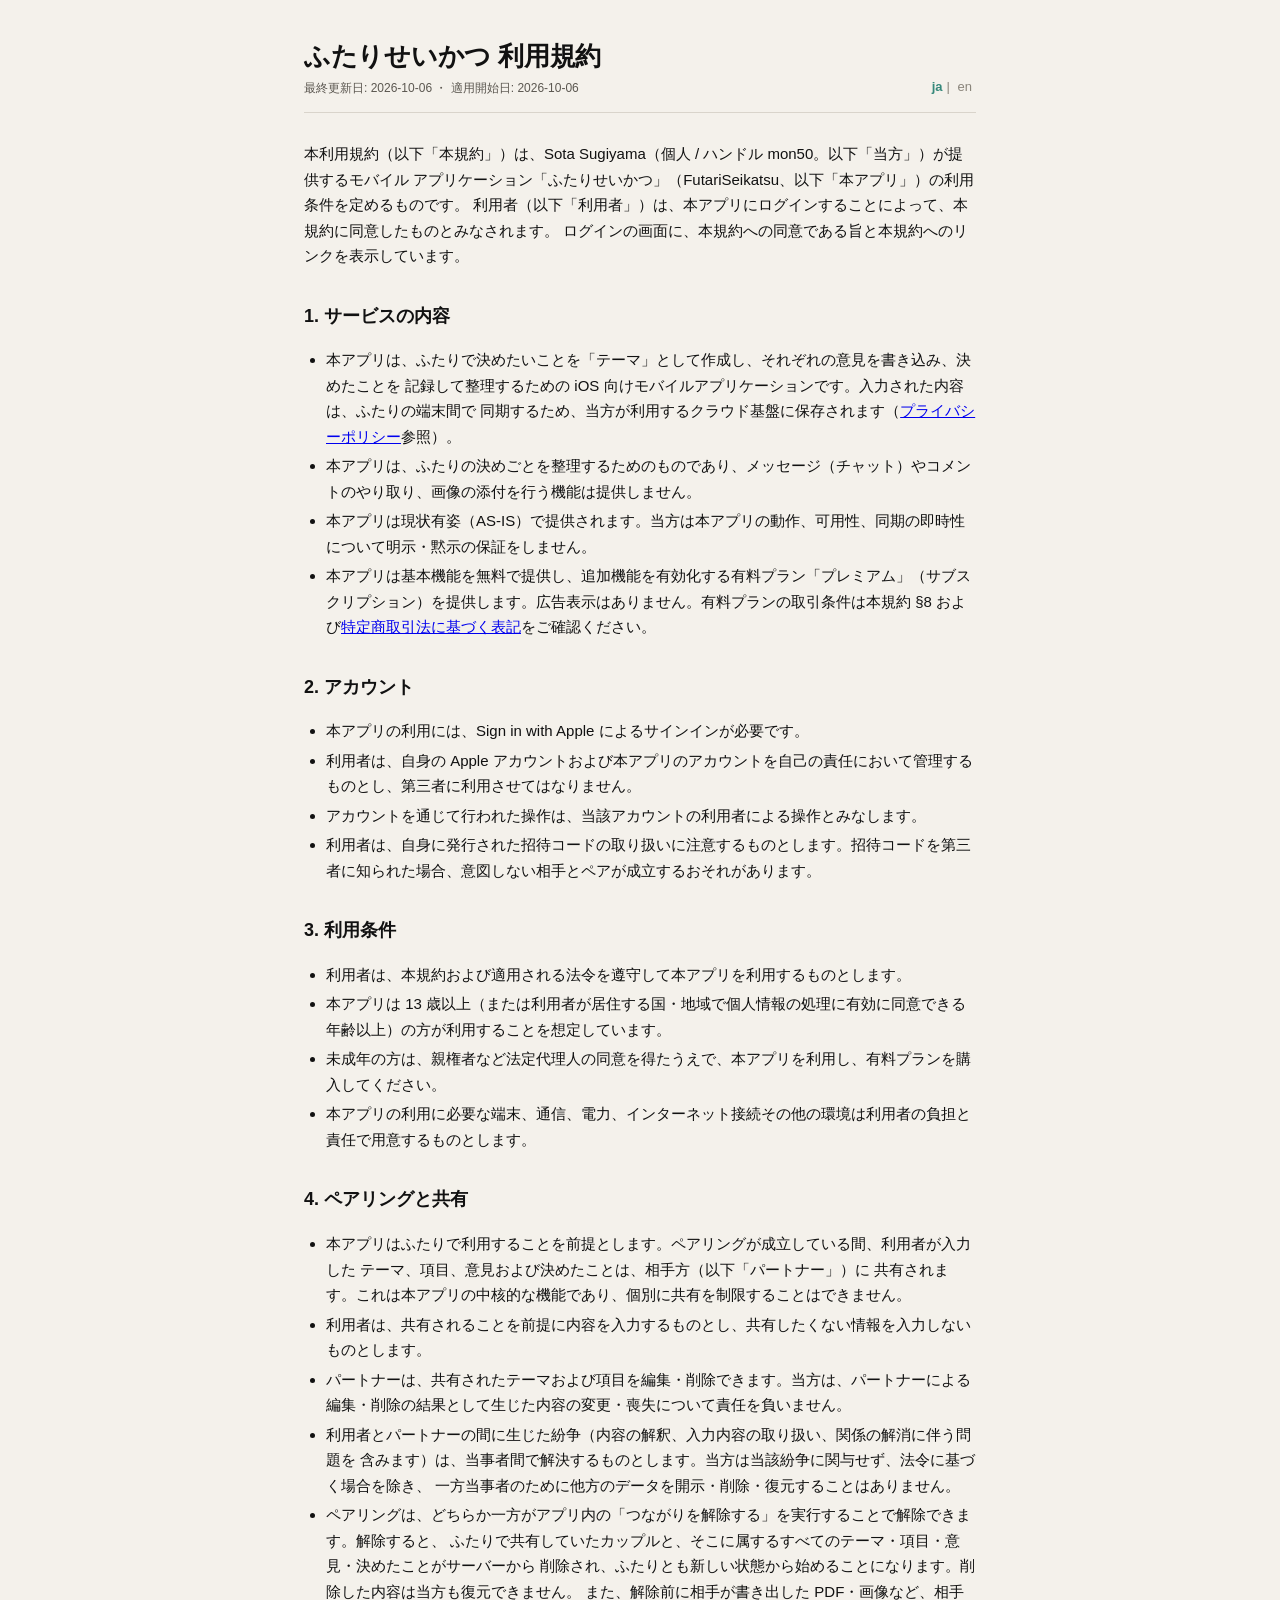
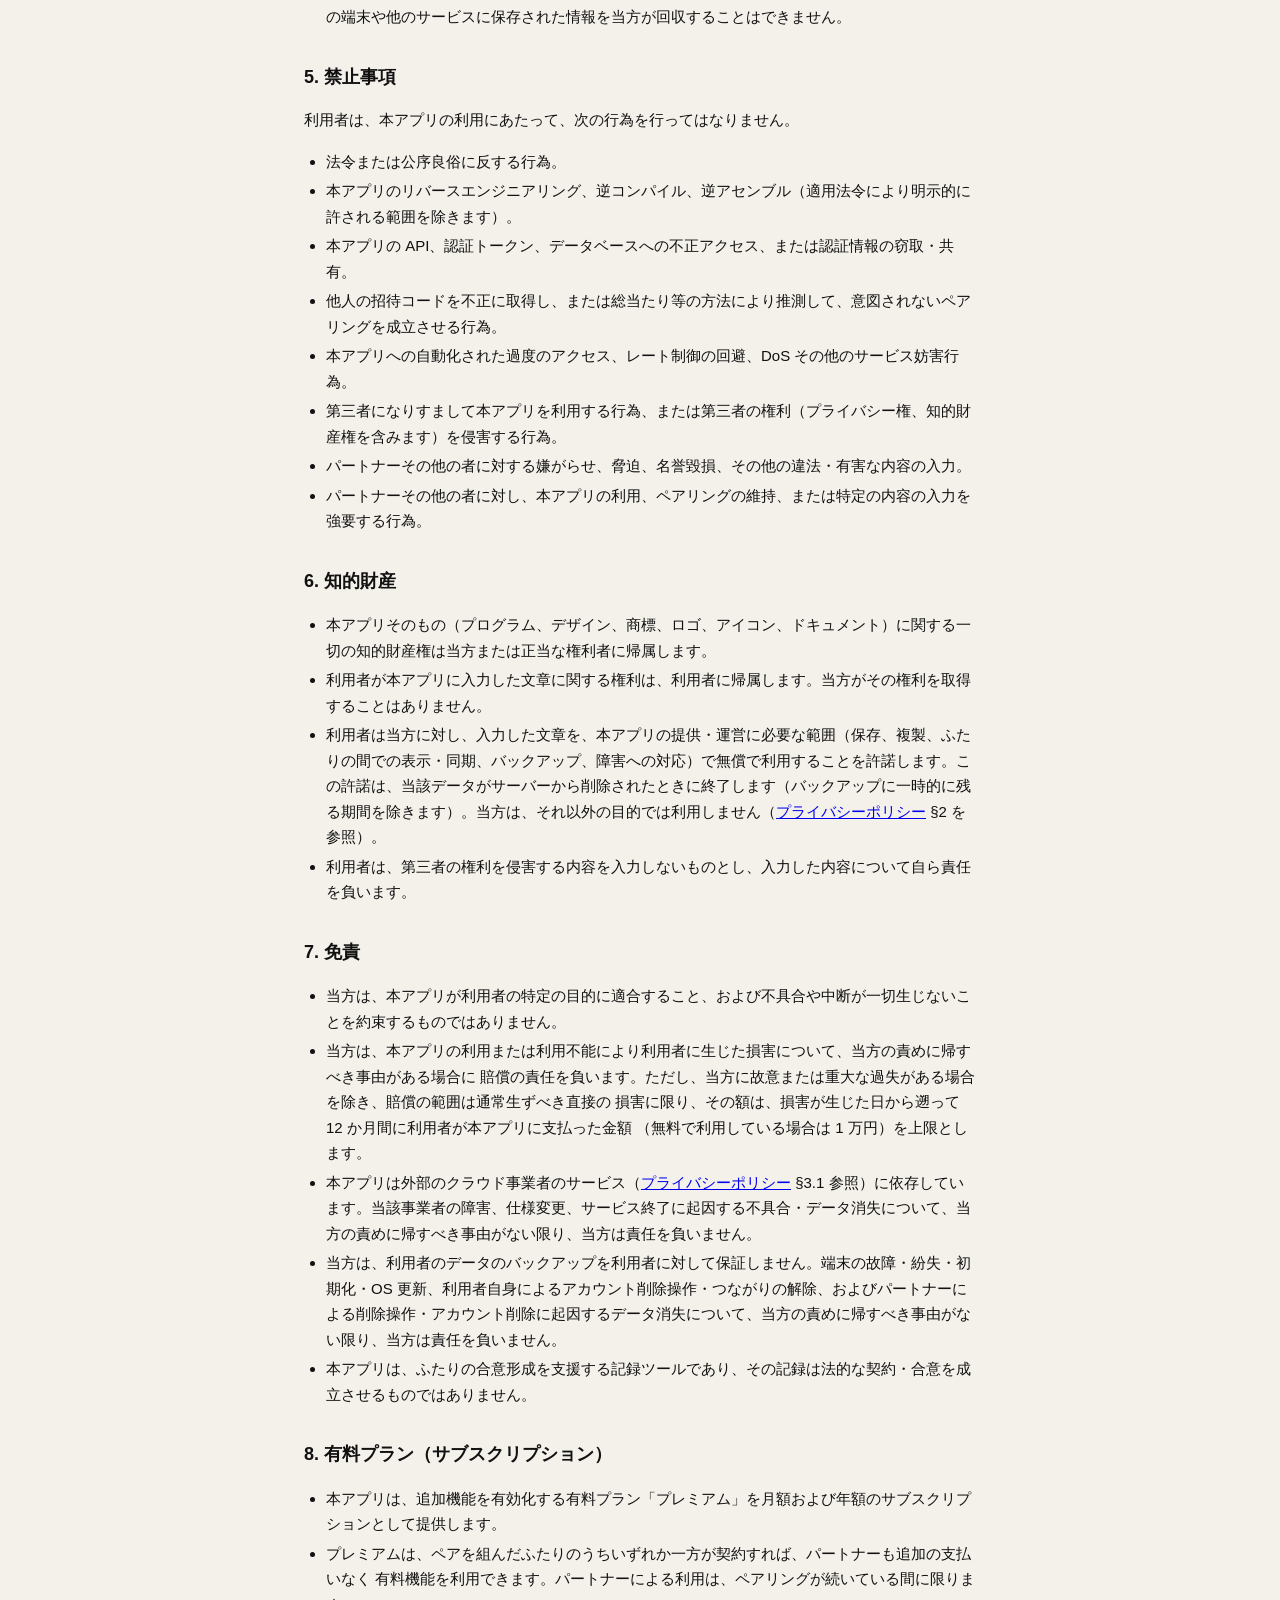
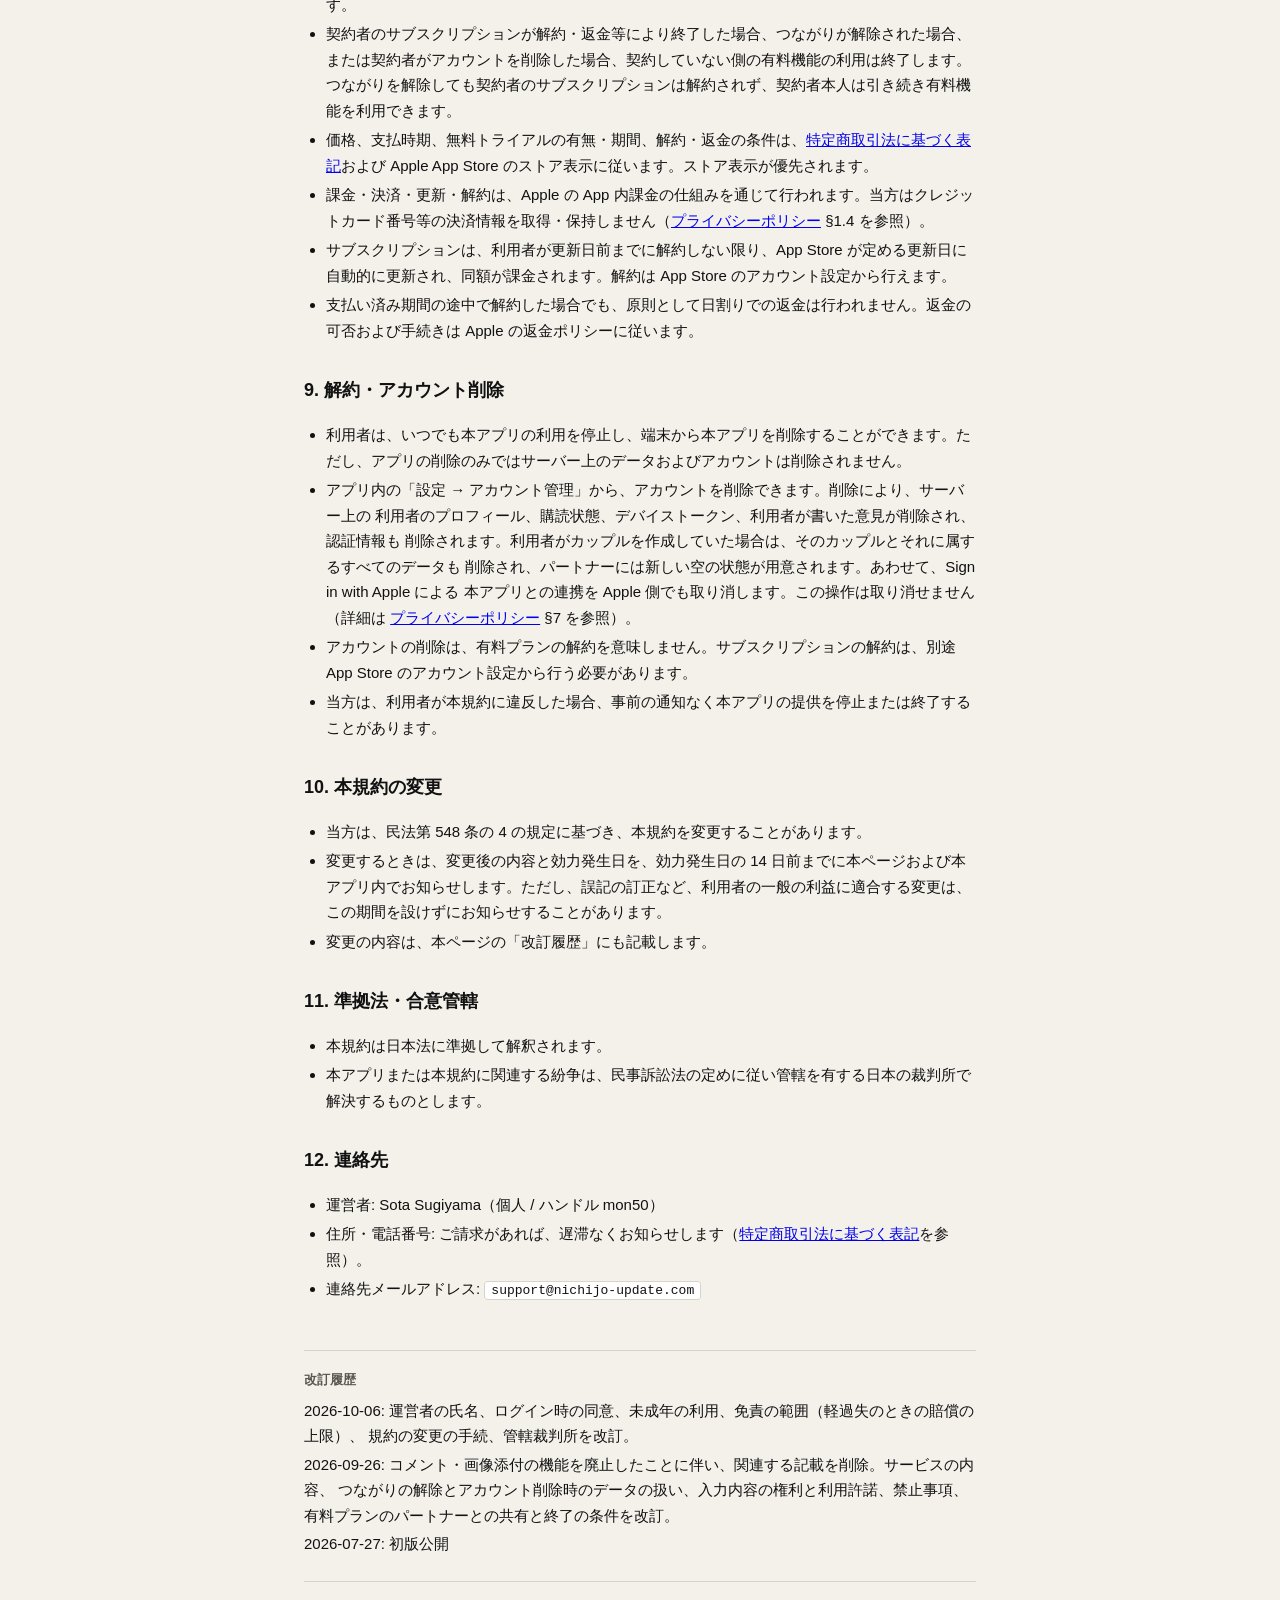
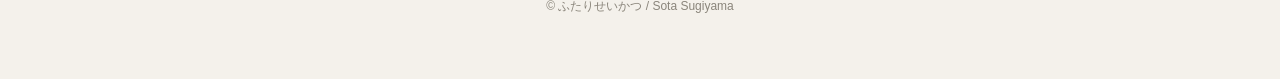
<file: legal/terms/ja/index.html>
<!doctype html>
<!--
  ふたりせいかつ 利用規約（ja）
  根拠法令:
  - 消費者契約法 第 8 条 / 第 8 条の 2 / 第 9 条 / 第 10 条（不当条項の無効）
  - 民法 第 415 条 / 第 709 条（債務不履行責任 / 不法行為責任の制限）
  - 著作権法（ユーザー創作物の取り扱い）
  - 特定商取引法 第 11 条（通信販売の広告）: 有料プラン（サブスクリプション）の提供に伴い適用。取引条件の詳細は「特定商取引法に基づく表記」ページに記載。
  - Apple App Store Review Guideline 3.1.1（App 内課金）/ 5.1.1(v)（アカウント削除）

  Tsumu との差分（本アプリ固有の事情）:
  - アカウント制のため §2「アカウント」を新設。
  - ふたりでの共有が中核機能のため §4「ペアリングと共有」を新設し、利用者間の紛争に関する免責を置く。
  - iOS 専用・Apple の App 内課金のみのため、Google Play への言及を削除。
  - AI 機能を持たないため、AI 応答に関する条項を削除。
-->
<html lang="ja">
  <head>
    <meta charset="utf-8" />
    <meta name="viewport" content="width=device-width, initial-scale=1" />
    <meta name="robots" content="index,follow" />
    <title>ふたりせいかつ 利用規約</title>
    <link rel="stylesheet" href="../../shared/style.css" />
  </head>
  <body>
    <main class="legal">
      <header class="head">
        <div>
          <h1>ふたりせいかつ 利用規約</h1>
          <div class="sub">最終更新日: 2026-10-06 ・ 適用開始日: 2026-10-06</div>
        </div>
        <nav class="lang">
          <a href="../ja/" class="active">ja</a>|
          <a href="../en/">en</a>
        </nav>
      </header>

      <p>
        本利用規約（以下「本規約」）は、Sota Sugiyama（個人 / ハンドル mon50。以下「当方」）が提供するモバイル
        アプリケーション「ふたりせいかつ」（FutariSeikatsu、以下「本アプリ」）の利用条件を定めるものです。
        利用者（以下「利用者」）は、本アプリにログインすることによって、本規約に同意したものとみなされます。
        ログインの画面に、本規約への同意である旨と本規約へのリンクを表示しています。
      </p>

      <h2>1. サービスの内容</h2>
      <ul>
        <li>
          本アプリは、ふたりで決めたいことを「テーマ」として作成し、それぞれの意見を書き込み、決めたことを
          記録して整理するための iOS 向けモバイルアプリケーションです。入力された内容は、ふたりの端末間で
          同期するため、当方が利用するクラウド基盤に保存されます（<a href="../../privacy/ja/">プライバシーポリシー</a>参照）。
        </li>
        <li>本アプリは、ふたりの決めごとを整理するためのものであり、メッセージ（チャット）やコメントのやり取り、画像の添付を行う機能は提供しません。</li>
        <li>本アプリは現状有姿（AS-IS）で提供されます。当方は本アプリの動作、可用性、同期の即時性について明示・黙示の保証をしません。</li>
        <li>本アプリは基本機能を無料で提供し、追加機能を有効化する有料プラン「プレミアム」（サブスクリプション）を提供します。広告表示はありません。有料プランの取引条件は本規約 §8 および<a href="../../tokushoho/ja/">特定商取引法に基づく表記</a>をご確認ください。</li>
      </ul>

      <h2>2. アカウント</h2>
      <ul>
        <li>本アプリの利用には、Sign in with Apple によるサインインが必要です。</li>
        <li>利用者は、自身の Apple アカウントおよび本アプリのアカウントを自己の責任において管理するものとし、第三者に利用させてはなりません。</li>
        <li>アカウントを通じて行われた操作は、当該アカウントの利用者による操作とみなします。</li>
        <li>利用者は、自身に発行された招待コードの取り扱いに注意するものとします。招待コードを第三者に知られた場合、意図しない相手とペアが成立するおそれがあります。</li>
      </ul>

      <h2>3. 利用条件</h2>
      <ul>
        <li>利用者は、本規約および適用される法令を遵守して本アプリを利用するものとします。</li>
        <li>本アプリは 13 歳以上（または利用者が居住する国・地域で個人情報の処理に有効に同意できる年齢以上）の方が利用することを想定しています。</li>
        <li>未成年の方は、親権者など法定代理人の同意を得たうえで、本アプリを利用し、有料プランを購入してください。</li>
        <li>本アプリの利用に必要な端末、通信、電力、インターネット接続その他の環境は利用者の負担と責任で用意するものとします。</li>
      </ul>

      <h2>4. ペアリングと共有</h2>
      <!-- 本アプリの中核機能。利用者間の関係に起因する紛争について、当方が仲裁の立場に立たないことを明示する。 -->
      <ul>
        <li>
          本アプリはふたりで利用することを前提とします。ペアリングが成立している間、利用者が入力した
          テーマ、項目、意見および決めたことは、相手方（以下「パートナー」）に
          共有されます。これは本アプリの中核的な機能であり、個別に共有を制限することはできません。
        </li>
        <li>利用者は、共有されることを前提に内容を入力するものとし、共有したくない情報を入力しないものとします。</li>
        <li>パートナーは、共有されたテーマおよび項目を編集・削除できます。当方は、パートナーによる編集・削除の結果として生じた内容の変更・喪失について責任を負いません。</li>
        <li>
          利用者とパートナーの間に生じた紛争（内容の解釈、入力内容の取り扱い、関係の解消に伴う問題を
          含みます）は、当事者間で解決するものとします。当方は当該紛争に関与せず、法令に基づく場合を除き、
          一方当事者のために他方のデータを開示・削除・復元することはありません。
        </li>
        <li>
          ペアリングは、どちらか一方がアプリ内の「つながりを解除する」を実行することで解除できます。解除すると、
          ふたりで共有していたカップルと、そこに属するすべてのテーマ・項目・意見・決めたことがサーバーから
          削除され、ふたりとも新しい状態から始めることになります。削除した内容は当方も復元できません。
          また、解除前に相手が書き出した PDF・画像など、相手の端末や他のサービスに保存された情報を当方が回収することはできません。
        </li>
      </ul>

      <h2>5. 禁止事項</h2>
      <p>利用者は、本アプリの利用にあたって、次の行為を行ってはなりません。</p>
      <ul>
        <li>法令または公序良俗に反する行為。</li>
        <li>本アプリのリバースエンジニアリング、逆コンパイル、逆アセンブル（適用法令により明示的に許される範囲を除きます）。</li>
        <li>本アプリの API、認証トークン、データベースへの不正アクセス、または認証情報の窃取・共有。</li>
        <li>他人の招待コードを不正に取得し、または総当たり等の方法により推測して、意図されないペアリングを成立させる行為。</li>
        <li>本アプリへの自動化された過度のアクセス、レート制御の回避、DoS その他のサービス妨害行為。</li>
        <li>第三者になりすまして本アプリを利用する行為、または第三者の権利（プライバシー権、知的財産権を含みます）を侵害する行為。</li>
        <li>パートナーその他の者に対する嫌がらせ、脅迫、名誉毀損、その他の違法・有害な内容の入力。</li>
        <li>パートナーその他の者に対し、本アプリの利用、ペアリングの維持、または特定の内容の入力を強要する行為。</li>
      </ul>

      <h2>6. 知的財産</h2>
      <ul>
        <li>本アプリそのもの（プログラム、デザイン、商標、ロゴ、アイコン、ドキュメント）に関する一切の知的財産権は当方または正当な権利者に帰属します。</li>
        <li>利用者が本アプリに入力した文章に関する権利は、利用者に帰属します。当方がその権利を取得することはありません。</li>
        <li>利用者は当方に対し、入力した文章を、本アプリの提供・運営に必要な範囲（保存、複製、ふたりの間での表示・同期、バックアップ、障害への対応）で無償で利用することを許諾します。この許諾は、当該データがサーバーから削除されたときに終了します（バックアップに一時的に残る期間を除きます）。当方は、それ以外の目的では利用しません（<a href="../../privacy/ja/">プライバシーポリシー</a> §2 を参照）。</li>
        <li>利用者は、第三者の権利を侵害する内容を入力しないものとし、入力した内容について自ら責任を負います。</li>
      </ul>

      <h2>7. 免責</h2>
      <!-- 消費者契約法 第 8 条: 事業者の損害賠償責任の全部を免除する条項（軽過失を含む）は無効。
           一部を免除する条項は、軽過失の場合に限ることを明らかにしていないと無効（同条第 3 項、2023 年施行）。
           このため、責めに帰すべき事由がない場合を除いて責任を負うこと、故意・重過失のときは制限しないこと、
           軽過失のときの賠償の範囲と上限を明示する（消費者契約法 逐条解説 第 8 条の事例に沿う）。 -->
      <ul>
        <li>当方は、本アプリが利用者の特定の目的に適合すること、および不具合や中断が一切生じないことを約束するものではありません。</li>
        <li>
          当方は、本アプリの利用または利用不能により利用者に生じた損害について、当方の責めに帰すべき事由がある場合に
          賠償の責任を負います。ただし、当方に故意または重大な過失がある場合を除き、賠償の範囲は通常生ずべき直接の
          損害に限り、その額は、損害が生じた日から遡って 12 か月間に利用者が本アプリに支払った金額
          （無料で利用している場合は 1 万円）を上限とします。
        </li>
        <li>本アプリは外部のクラウド事業者のサービス（<a href="../../privacy/ja/">プライバシーポリシー</a> §3.1 参照）に依存しています。当該事業者の障害、仕様変更、サービス終了に起因する不具合・データ消失について、当方の責めに帰すべき事由がない限り、当方は責任を負いません。</li>
        <li>当方は、利用者のデータのバックアップを利用者に対して保証しません。端末の故障・紛失・初期化・OS 更新、利用者自身によるアカウント削除操作・つながりの解除、およびパートナーによる削除操作・アカウント削除に起因するデータ消失について、当方の責めに帰すべき事由がない限り、当方は責任を負いません。</li>
        <li>本アプリは、ふたりの合意形成を支援する記録ツールであり、その記録は法的な契約・合意を成立させるものではありません。</li>
      </ul>

      <h2>8. 有料プラン（サブスクリプション）</h2>
      <ul>
        <li>本アプリは、追加機能を有効化する有料プラン「プレミアム」を月額および年額のサブスクリプションとして提供します。</li>
        <li>
          プレミアムは、ペアを組んだふたりのうちいずれか一方が契約すれば、パートナーも追加の支払いなく
          有料機能を利用できます。パートナーによる利用は、ペアリングが続いている間に限ります。
        </li>
        <li>
          契約者のサブスクリプションが解約・返金等により終了した場合、つながりが解除された場合、
          または契約者がアカウントを削除した場合、契約していない側の有料機能の利用は終了します。
          つながりを解除しても契約者のサブスクリプションは解約されず、契約者本人は引き続き有料機能を利用できます。
        </li>
        <li>価格、支払時期、無料トライアルの有無・期間、解約・返金の条件は、<a href="../../tokushoho/ja/">特定商取引法に基づく表記</a>および Apple App Store のストア表示に従います。ストア表示が優先されます。</li>
        <li>課金・決済・更新・解約は、Apple の App 内課金の仕組みを通じて行われます。当方はクレジットカード番号等の決済情報を取得・保持しません（<a href="../../privacy/ja/">プライバシーポリシー</a> §1.4 を参照）。</li>
        <li>サブスクリプションは、利用者が更新日前までに解約しない限り、App Store が定める更新日に自動的に更新され、同額が課金されます。解約は App Store のアカウント設定から行えます。</li>
        <li>支払い済み期間の途中で解約した場合でも、原則として日割りでの返金は行われません。返金の可否および手続きは Apple の返金ポリシーに従います。</li>
      </ul>

      <h2>9. 解約・アカウント削除</h2>
      <ul>
        <li>利用者は、いつでも本アプリの利用を停止し、端末から本アプリを削除することができます。ただし、アプリの削除のみではサーバー上のデータおよびアカウントは削除されません。</li>
        <li>
          アプリ内の「設定 → アカウント管理」から、アカウントを削除できます。削除により、サーバー上の
          利用者のプロフィール、購読状態、デバイストークン、利用者が書いた意見が削除され、認証情報も
          削除されます。利用者がカップルを作成していた場合は、そのカップルとそれに属するすべてのデータも
          削除され、パートナーには新しい空の状態が用意されます。あわせて、Sign in with Apple による
          本アプリとの連携を Apple 側でも取り消します。この操作は取り消せません（詳細は
          <a href="../../privacy/ja/">プライバシーポリシー</a> §7 を参照）。
        </li>
        <li>アカウントの削除は、有料プランの解約を意味しません。サブスクリプションの解約は、別途 App Store のアカウント設定から行う必要があります。</li>
        <li>当方は、利用者が本規約に違反した場合、事前の通知なく本アプリの提供を停止または終了することがあります。</li>
      </ul>

      <h2>10. 本規約の変更</h2>
      <!-- 民法 第 548 条の 4（定型約款の変更）: 変更の内容と効力発生時期を、効力発生前に周知する。 -->
      <ul>
        <li>当方は、民法第 548 条の 4 の規定に基づき、本規約を変更することがあります。</li>
        <li>変更するときは、変更後の内容と効力発生日を、効力発生日の 14 日前までに本ページおよび本アプリ内でお知らせします。ただし、誤記の訂正など、利用者の一般の利益に適合する変更は、この期間を設けずにお知らせすることがあります。</li>
        <li>変更の内容は、本ページの「改訂履歴」にも記載します。</li>
      </ul>

      <h2>11. 準拠法・合意管轄</h2>
      <ul>
        <li>本規約は日本法に準拠して解釈されます。</li>
        <li>本アプリまたは本規約に関連する紛争は、民事訴訟法の定めに従い管轄を有する日本の裁判所で解決するものとします。</li>
      </ul>

      <h2>12. 連絡先</h2>
      <ul>
        <li>運営者: Sota Sugiyama（個人 / ハンドル mon50）</li>
        <li>住所・電話番号: ご請求があれば、遅滞なくお知らせします（<a href="../../tokushoho/ja/">特定商取引法に基づく表記</a>を参照）。</li>
        <li>連絡先メールアドレス: <code>support@nichijo-update.com</code></li>
      </ul>

      <footer class="revisions">
        <strong>改訂履歴</strong>
        <ul>
          <li>
            2026-10-06: 運営者の氏名、ログイン時の同意、未成年の利用、免責の範囲（軽過失のときの賠償の上限）、
            規約の変更の手続、管轄裁判所を改訂。
          </li>
          <li>
            2026-09-26: コメント・画像添付の機能を廃止したことに伴い、関連する記載を削除。サービスの内容、
            つながりの解除とアカウント削除時のデータの扱い、入力内容の権利と利用許諾、禁止事項、
            有料プランのパートナーとの共有と終了の条件を改訂。
          </li>
          <li>2026-07-27: 初版公開</li>
        </ul>
      </footer>
      <footer class="bottom">© ふたりせいかつ / Sota Sugiyama</footer>
    </main>
  </body>
</html>
</file>
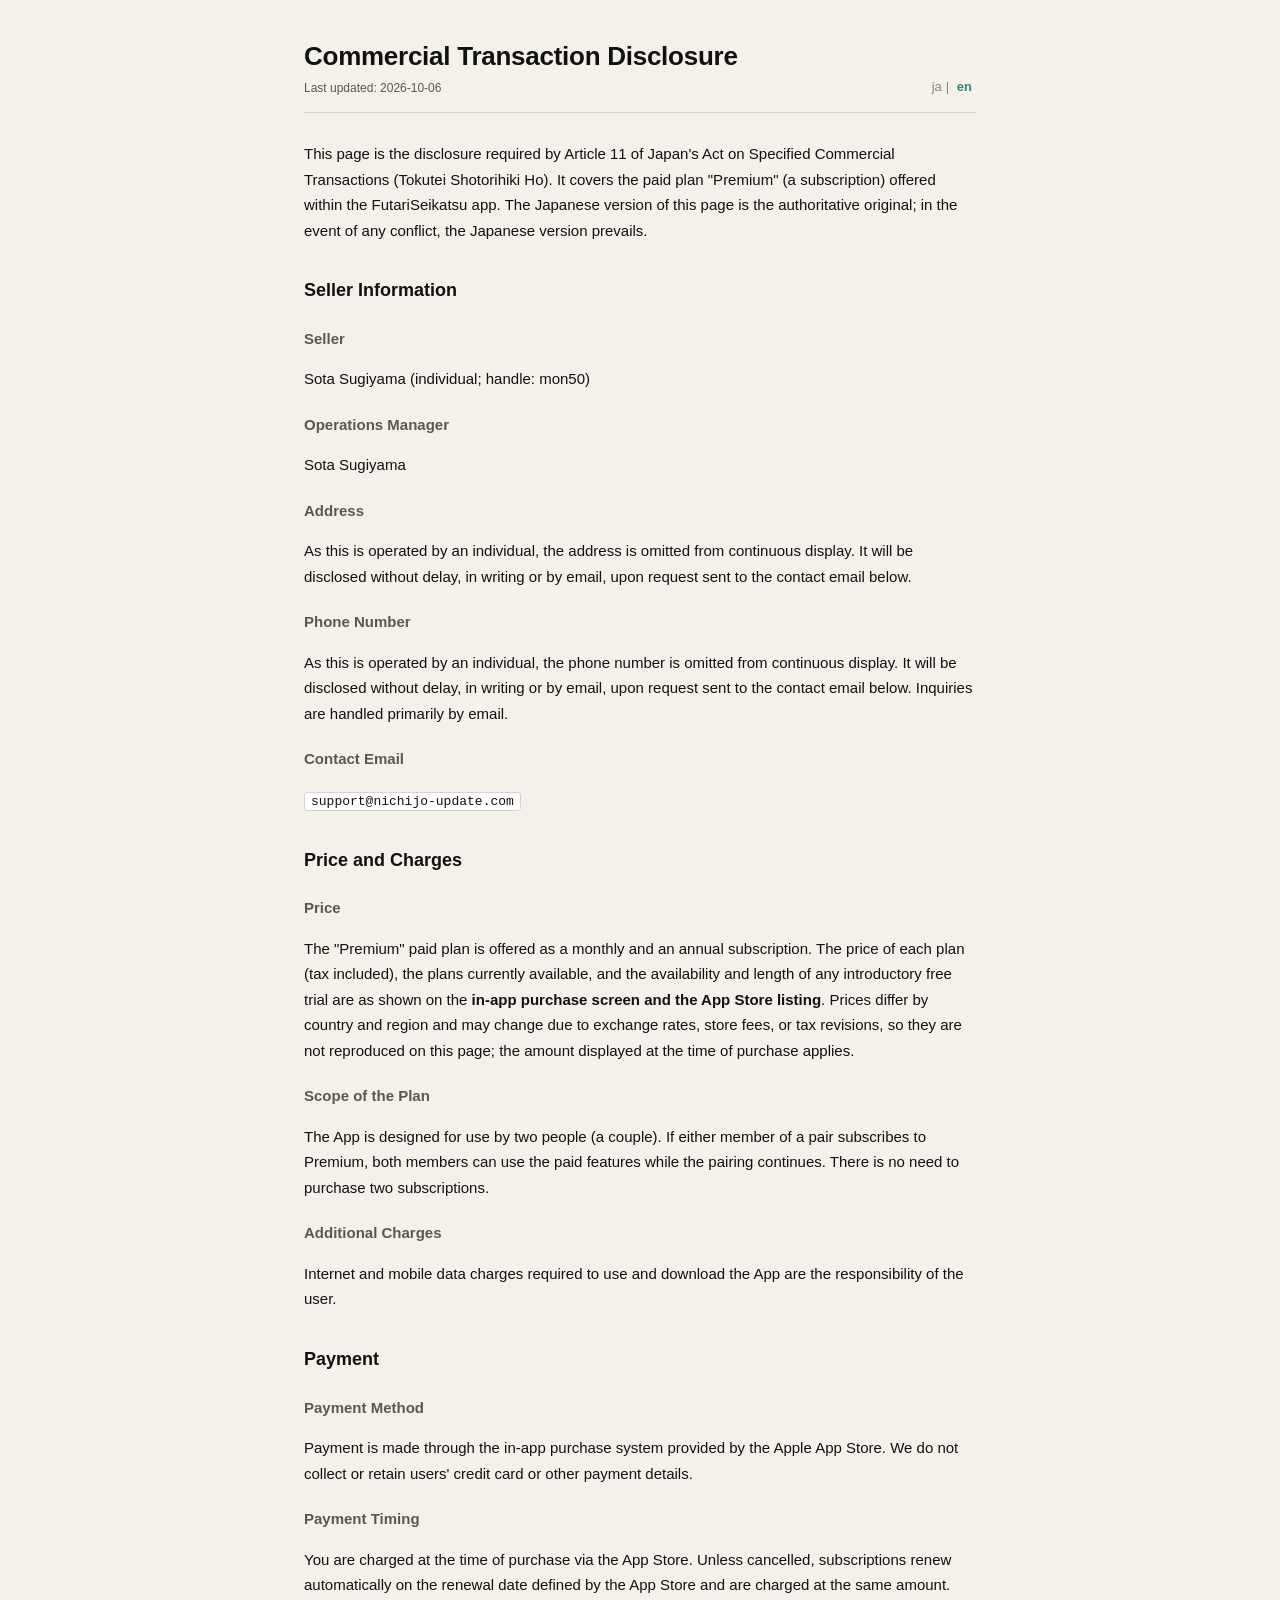
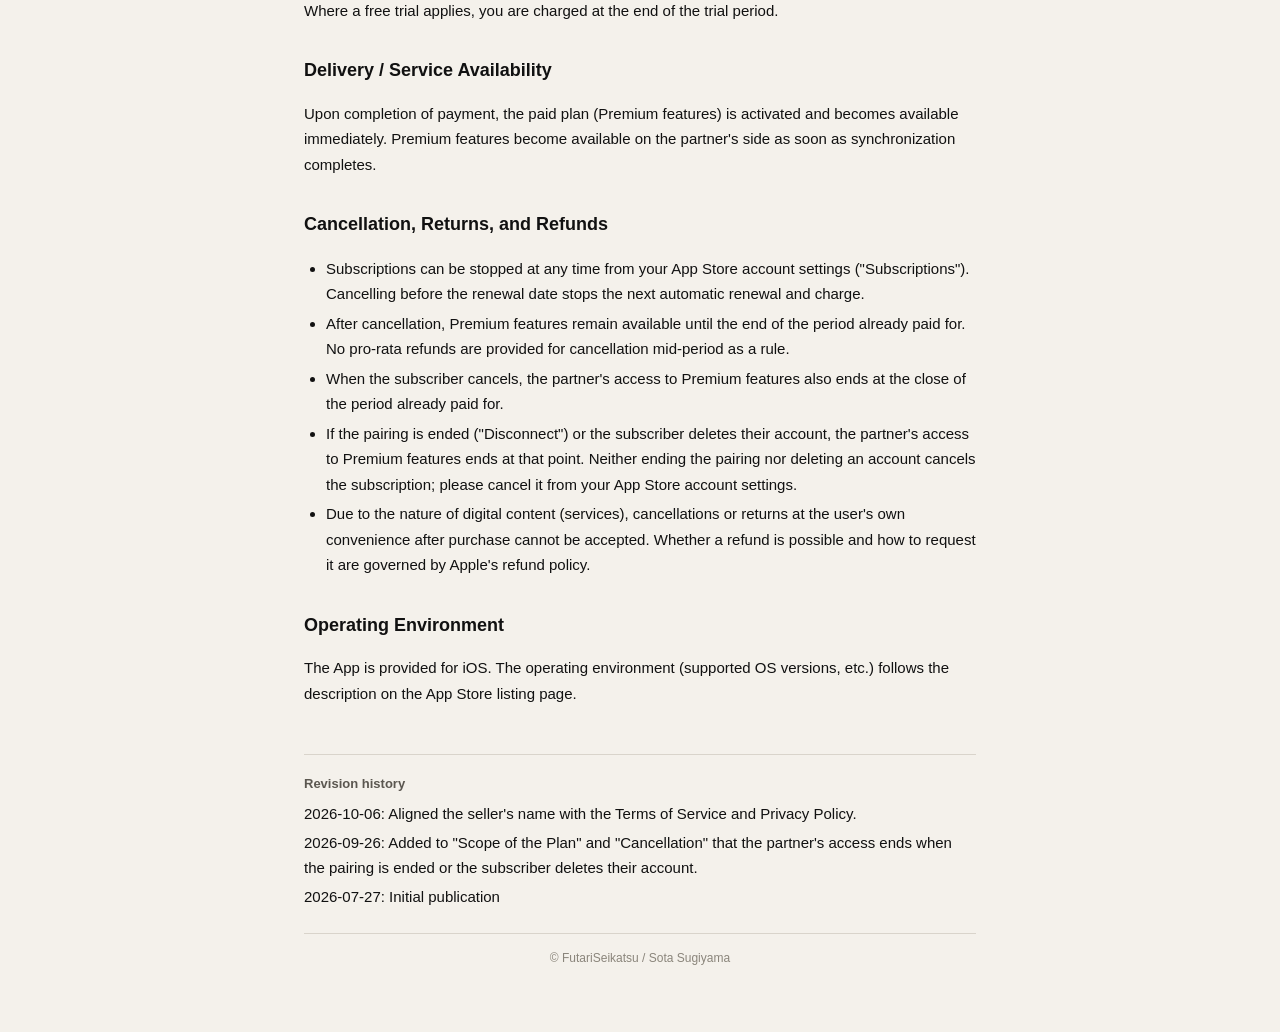
<file: legal/tokushoho/en/index.html>
<!doctype html>
<!--
  FutariSeikatsu — Notation based on the Japanese Act on Specified Commercial Transactions (en)
  Mirrors the ja version. The Japanese version is the authoritative original.
-->
<html lang="en">
  <head>
    <meta charset="utf-8" />
    <meta name="viewport" content="width=device-width, initial-scale=1" />
    <meta name="robots" content="index,follow" />
    <title>FutariSeikatsu — Commercial Transaction Disclosure</title>
    <link rel="stylesheet" href="../../shared/style.css" />
  </head>
  <body>
    <main class="legal">
      <header class="head">
        <div>
          <h1>Commercial Transaction Disclosure</h1>
          <div class="sub">Last updated: 2026-10-06</div>
        </div>
        <nav class="lang">
          <a href="../ja/">ja</a>|
          <a href="../en/" class="active">en</a>
        </nav>
      </header>

      <p>
        This page is the disclosure required by Article 11 of Japan's Act on Specified Commercial
        Transactions (Tokutei Shotorihiki Ho). It covers the paid plan "Premium" (a subscription) offered
        within the FutariSeikatsu app. The Japanese version of this page is the authoritative original; in
        the event of any conflict, the Japanese version prevails.
      </p>

      <h2>Seller Information</h2>

      <h3>Seller</h3>
      <p>Sota Sugiyama (individual; handle: mon50)</p>

      <h3>Operations Manager</h3>
      <p>Sota Sugiyama</p>

      <h3>Address</h3>
      <p>
        As this is operated by an individual, the address is omitted from continuous display. It will be
        disclosed without delay, in writing or by email, upon request sent to the contact email below.
      </p>

      <h3>Phone Number</h3>
      <p>
        As this is operated by an individual, the phone number is omitted from continuous display. It will
        be disclosed without delay, in writing or by email, upon request sent to the contact email below.
        Inquiries are handled primarily by email.
      </p>

      <h3>Contact Email</h3>
      <p><code>support@nichijo-update.com</code></p>

      <h2>Price and Charges</h2>

      <h3>Price</h3>
      <p>
        The "Premium" paid plan is offered as a monthly and an annual subscription. The price of each plan
        (tax included), the plans currently available, and the availability and length of any introductory
        free trial are as shown on the <strong>in-app purchase screen and the App Store listing</strong>.
        Prices differ by country and region and may change due to exchange rates, store fees, or tax
        revisions, so they are not reproduced on this page; the amount displayed at the time of purchase
        applies.
      </p>

      <h3>Scope of the Plan</h3>
      <p>
        The App is designed for use by two people (a couple). If either member of a pair subscribes to
        Premium, both members can use the paid features while the pairing continues. There is no need to
        purchase two subscriptions.
      </p>

      <h3>Additional Charges</h3>
      <p>
        Internet and mobile data charges required to use and download the App are the responsibility of the
        user.
      </p>

      <h2>Payment</h2>

      <h3>Payment Method</h3>
      <p>
        Payment is made through the in-app purchase system provided by the Apple App Store. We do not
        collect or retain users' credit card or other payment details.
      </p>

      <h3>Payment Timing</h3>
      <p>
        You are charged at the time of purchase via the App Store. Unless cancelled, subscriptions renew
        automatically on the renewal date defined by the App Store and are charged at the same amount. Where
        a free trial applies, you are charged at the end of the trial period.
      </p>

      <h2>Delivery / Service Availability</h2>
      <p>
        Upon completion of payment, the paid plan (Premium features) is activated and becomes available
        immediately. Premium features become available on the partner's side as soon as synchronization
        completes.
      </p>

      <h2>Cancellation, Returns, and Refunds</h2>
      <ul>
        <li>
          Subscriptions can be stopped at any time from your App Store account settings ("Subscriptions").
          Cancelling before the renewal date stops the next automatic renewal and charge.
        </li>
        <li>
          After cancellation, Premium features remain available until the end of the period already paid
          for. No pro-rata refunds are provided for cancellation mid-period as a rule.
        </li>
        <li>
          When the subscriber cancels, the partner's access to Premium features also ends at the close of
          the period already paid for.
        </li>
        <li>
          If the pairing is ended ("Disconnect") or the subscriber deletes their account, the partner's access
          to Premium features ends at that point. Neither ending the pairing nor deleting an account cancels
          the subscription; please cancel it from your App Store account settings.
        </li>
        <li>
          Due to the nature of digital content (services), cancellations or returns at the user's own
          convenience after purchase cannot be accepted. Whether a refund is possible and how to request it
          are governed by Apple's refund policy.
        </li>
      </ul>

      <h2>Operating Environment</h2>
      <p>
        The App is provided for iOS. The operating environment (supported OS versions, etc.) follows the
        description on the App Store listing page.
      </p>

      <footer class="revisions">
        <strong>Revision history</strong>
        <ul>
          <li>2026-10-06: Aligned the seller's name with the Terms of Service and Privacy Policy.</li>
          <li>2026-09-26: Added to "Scope of the Plan" and "Cancellation" that the partner's access ends when the pairing is ended or the subscriber deletes their account.</li>
          <li>2026-07-27: Initial publication</li>
        </ul>
      </footer>
      <footer class="bottom">© FutariSeikatsu / Sota Sugiyama</footer>
    </main>
  </body>
</html>
</file>
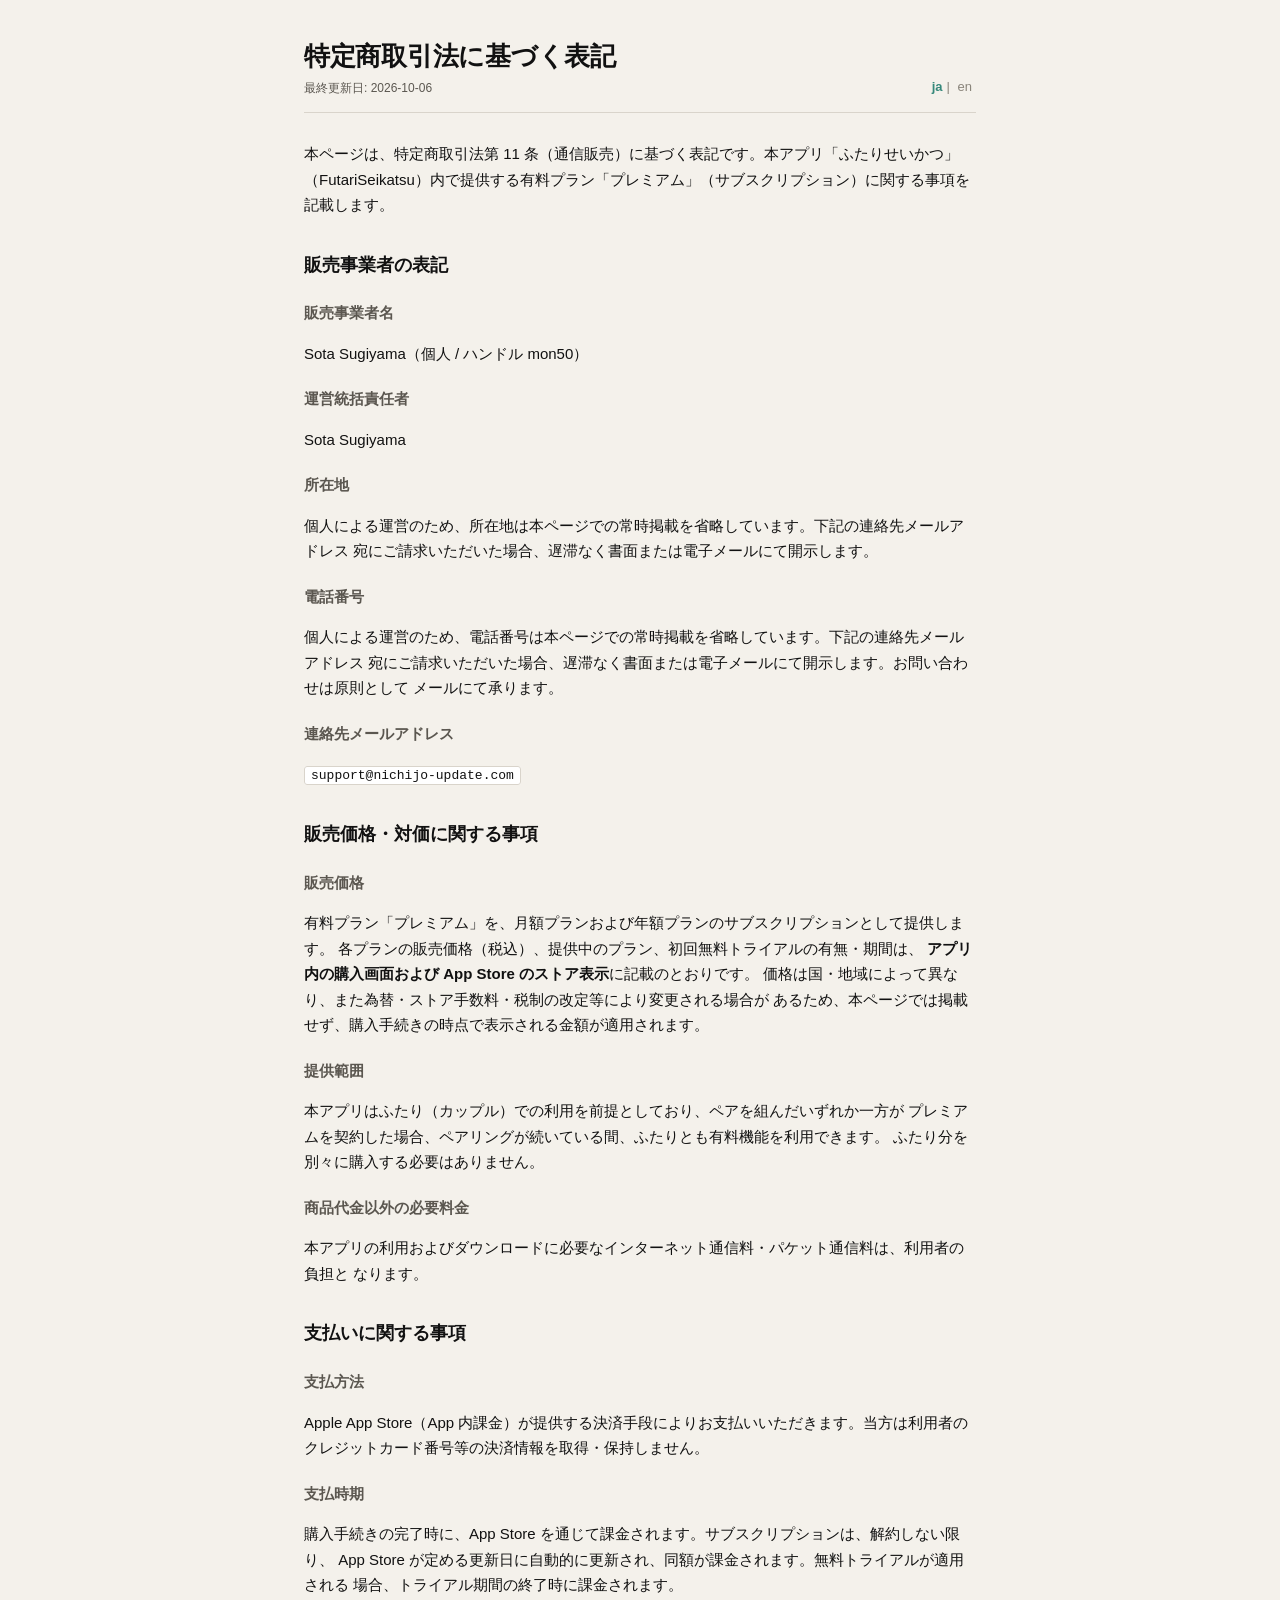
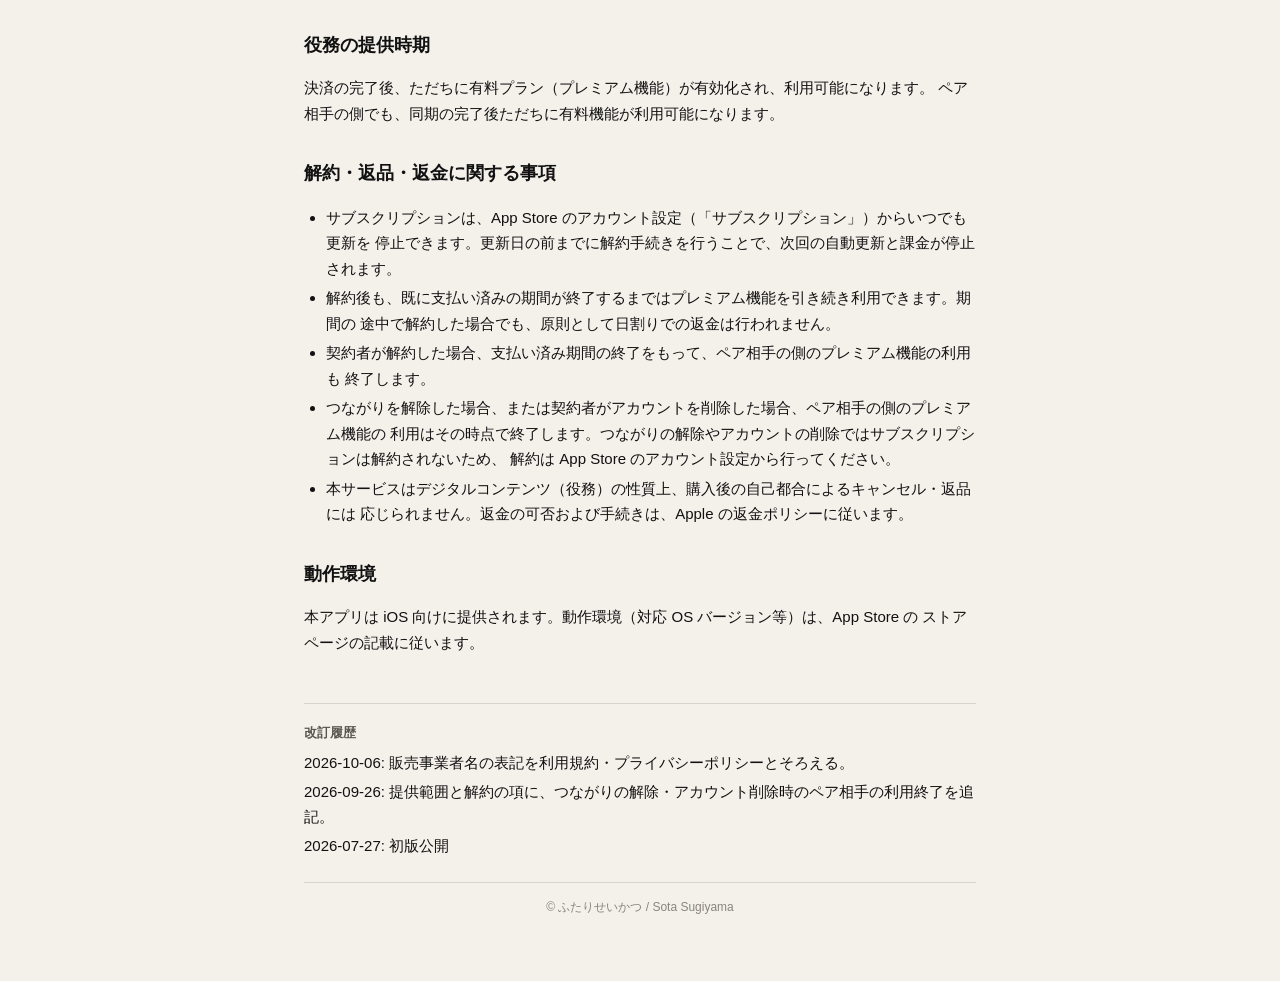
<file: legal/tokushoho/ja/index.html>
<!doctype html>
<!--
  ふたりせいかつ 特定商取引法に基づく表記（ja）
  根拠法令:
  - 特定商取引法 第 11 条（通信販売の広告）/ 同法施行規則 第 8 条 ・ 第 23 条
  - 所在地・電話番号は「請求があれば遅滞なく開示」する運用（消費者庁の運用に基づく省略）。
    氏名・連絡先（メール）は常時表示する。
  - 価格・支払時期・解約条件は Apple App Store の App 内課金（StoreKit）に準拠する。
    本ページでは具体的な金額を掲載せず、ストア表示を参照する方式とする
    （ストア側の価格改定・地域別価格との齟齬を避けるため）。
-->
<html lang="ja">
  <head>
    <meta charset="utf-8" />
    <meta name="viewport" content="width=device-width, initial-scale=1" />
    <meta name="robots" content="index,follow" />
    <title>ふたりせいかつ 特定商取引法に基づく表記</title>
    <link rel="stylesheet" href="../../shared/style.css" />
  </head>
  <body>
    <main class="legal">
      <header class="head">
        <div>
          <h1>特定商取引法に基づく表記</h1>
          <div class="sub">最終更新日: 2026-10-06</div>
        </div>
        <nav class="lang">
          <a href="../ja/" class="active">ja</a>|
          <a href="../en/">en</a>
        </nav>
      </header>

      <p>
        本ページは、特定商取引法第 11 条（通信販売）に基づく表記です。本アプリ「ふたりせいかつ」
        （FutariSeikatsu）内で提供する有料プラン「プレミアム」（サブスクリプション）に関する事項を
        記載します。
      </p>

      <h2>販売事業者の表記</h2>

      <h3>販売事業者名</h3>
      <p>Sota Sugiyama（個人 / ハンドル mon50）</p>

      <h3>運営統括責任者</h3>
      <p>Sota Sugiyama</p>

      <h3>所在地</h3>
      <p>
        個人による運営のため、所在地は本ページでの常時掲載を省略しています。下記の連絡先メールアドレス
        宛にご請求いただいた場合、遅滞なく書面または電子メールにて開示します。
      </p>

      <h3>電話番号</h3>
      <p>
        個人による運営のため、電話番号は本ページでの常時掲載を省略しています。下記の連絡先メールアドレス
        宛にご請求いただいた場合、遅滞なく書面または電子メールにて開示します。お問い合わせは原則として
        メールにて承ります。
      </p>

      <h3>連絡先メールアドレス</h3>
      <p><code>support@nichijo-update.com</code></p>

      <h2>販売価格・対価に関する事項</h2>

      <h3>販売価格</h3>
      <p>
        有料プラン「プレミアム」を、月額プランおよび年額プランのサブスクリプションとして提供します。
        各プランの販売価格（税込）、提供中のプラン、初回無料トライアルの有無・期間は、
        <strong>アプリ内の購入画面および App Store のストア表示</strong>に記載のとおりです。
        価格は国・地域によって異なり、また為替・ストア手数料・税制の改定等により変更される場合が
        あるため、本ページでは掲載せず、購入手続きの時点で表示される金額が適用されます。
      </p>

      <h3>提供範囲</h3>
      <p>
        本アプリはふたり（カップル）での利用を前提としており、ペアを組んだいずれか一方が
        プレミアムを契約した場合、ペアリングが続いている間、ふたりとも有料機能を利用できます。
        ふたり分を別々に購入する必要はありません。
      </p>

      <h3>商品代金以外の必要料金</h3>
      <p>
        本アプリの利用およびダウンロードに必要なインターネット通信料・パケット通信料は、利用者の負担と
        なります。
      </p>

      <h2>支払いに関する事項</h2>

      <h3>支払方法</h3>
      <p>
        Apple App Store（App 内課金）が提供する決済手段によりお支払いいただきます。当方は利用者の
        クレジットカード番号等の決済情報を取得・保持しません。
      </p>

      <h3>支払時期</h3>
      <p>
        購入手続きの完了時に、App Store を通じて課金されます。サブスクリプションは、解約しない限り、
        App Store が定める更新日に自動的に更新され、同額が課金されます。無料トライアルが適用される
        場合、トライアル期間の終了時に課金されます。
      </p>

      <h2>役務の提供時期</h2>
      <p>
        決済の完了後、ただちに有料プラン（プレミアム機能）が有効化され、利用可能になります。
        ペア相手の側でも、同期の完了後ただちに有料機能が利用可能になります。
      </p>

      <h2>解約・返品・返金に関する事項</h2>
      <ul>
        <li>
          サブスクリプションは、App Store のアカウント設定（「サブスクリプション」）からいつでも更新を
          停止できます。更新日の前までに解約手続きを行うことで、次回の自動更新と課金が停止されます。
        </li>
        <li>
          解約後も、既に支払い済みの期間が終了するまではプレミアム機能を引き続き利用できます。期間の
          途中で解約した場合でも、原則として日割りでの返金は行われません。
        </li>
        <li>
          契約者が解約した場合、支払い済み期間の終了をもって、ペア相手の側のプレミアム機能の利用も
          終了します。
        </li>
        <li>
          つながりを解除した場合、または契約者がアカウントを削除した場合、ペア相手の側のプレミアム機能の
          利用はその時点で終了します。つながりの解除やアカウントの削除ではサブスクリプションは解約されないため、
          解約は App Store のアカウント設定から行ってください。
        </li>
        <li>
          本サービスはデジタルコンテンツ（役務）の性質上、購入後の自己都合によるキャンセル・返品には
          応じられません。返金の可否および手続きは、Apple の返金ポリシーに従います。
        </li>
      </ul>

      <h2>動作環境</h2>
      <p>
        本アプリは iOS 向けに提供されます。動作環境（対応 OS バージョン等）は、App Store の
        ストアページの記載に従います。
      </p>

      <footer class="revisions">
        <strong>改訂履歴</strong>
        <ul>
          <li>2026-10-06: 販売事業者名の表記を利用規約・プライバシーポリシーとそろえる。</li>
          <li>2026-09-26: 提供範囲と解約の項に、つながりの解除・アカウント削除時のペア相手の利用終了を追記。</li>
          <li>2026-07-27: 初版公開</li>
        </ul>
      </footer>
      <footer class="bottom">© ふたりせいかつ / Sota Sugiyama</footer>
    </main>
  </body>
</html>
</file>
<file: legal/shared/style.css>
/*
  ふたりせいかつ 法務ページ共有スタイル。
  worldview: Soft Brutalist Minimal Grid。落ち着いた色とフラットレイアウト、絵文字や装飾を避ける。
  アクセントはアプリのプライマリ Warm Mint (#84D4C8) を、クリーム地でのコントラスト確保のため暗く調整した値。
*/

:root {
  --bg: #f4f1eb;
  --surface: #ffffff;
  --line: #d9d4cb;
  --text: #111111;
  --text-muted: #5b5750;
  --text-subtle: #8a857b;
  --accent: #35887a;
  --link: #3f5a62;
}

* {
  box-sizing: border-box;
}

html,
body {
  margin: 0;
  padding: 0;
}

body {
  background: var(--bg);
  color: var(--text);
  font-family: -apple-system, "Hiragino Sans", "Helvetica Neue", "Yu Gothic", "Segoe UI", Arial,
    sans-serif;
  font-size: 16px;
  line-height: 1.7;
  -webkit-text-size-adjust: 100%;
}

main.legal {
  max-width: 720px;
  margin: 0 auto;
  padding: 40px 24px 64px;
}

header.head {
  border-bottom: 1px solid var(--line);
  padding-bottom: 14px;
  margin-bottom: 28px;
  display: flex;
  justify-content: space-between;
  align-items: flex-end;
  gap: 16px;
  flex-wrap: wrap;
}

header.head h1 {
  margin: 0;
  font-size: 26px;
  line-height: 1.3;
  font-weight: 700;
  letter-spacing: -0.01em;
}

header.head .sub {
  font-size: 12px;
  color: var(--text-muted);
  margin-top: 4px;
}

nav.lang {
  font-size: 13px;
  color: var(--text-subtle);
}

nav.lang a {
  color: var(--text-subtle);
  text-decoration: none;
  margin: 0 4px;
}

nav.lang a.active {
  color: var(--accent);
  font-weight: 700;
}

nav.lang a:hover {
  color: var(--text-muted);
}

main.legal h2 {
  font-size: 18px;
  margin-top: 32px;
  margin-bottom: 8px;
  font-weight: 700;
}

main.legal h3 {
  font-size: 15px;
  margin-top: 20px;
  margin-bottom: 6px;
  font-weight: 700;
  color: var(--text-muted);
}

main.legal p,
main.legal li {
  font-size: 15px;
  color: var(--text);
}

main.legal ul,
main.legal ol {
  padding-left: 22px;
}

main.legal li {
  margin: 4px 0;
}

main.legal strong {
  font-weight: 700;
}

main.legal code {
  background: var(--surface);
  border: 1px solid var(--line);
  padding: 1px 6px;
  border-radius: 3px;
  font-family: "SF Mono", Menlo, Consolas, monospace;
  font-size: 13px;
}

footer.revisions {
  margin-top: 48px;
  padding-top: 18px;
  border-top: 1px solid var(--line);
  font-size: 13px;
  color: var(--text-muted);
}

footer.revisions strong {
  display: block;
  margin-bottom: 6px;
}

footer.revisions ul {
  list-style: none;
  padding-left: 0;
  margin: 0;
}

footer.revisions li {
  margin: 3px 0;
}

footer.bottom {
  margin-top: 24px;
  padding-top: 14px;
  border-top: 1px solid var(--line);
  font-size: 12px;
  color: var(--text-subtle);
  text-align: center;
}

@media (max-width: 480px) {
  main.legal {
    padding: 24px 16px 48px;
  }
  header.head h1 {
    font-size: 22px;
  }
}
</file>
